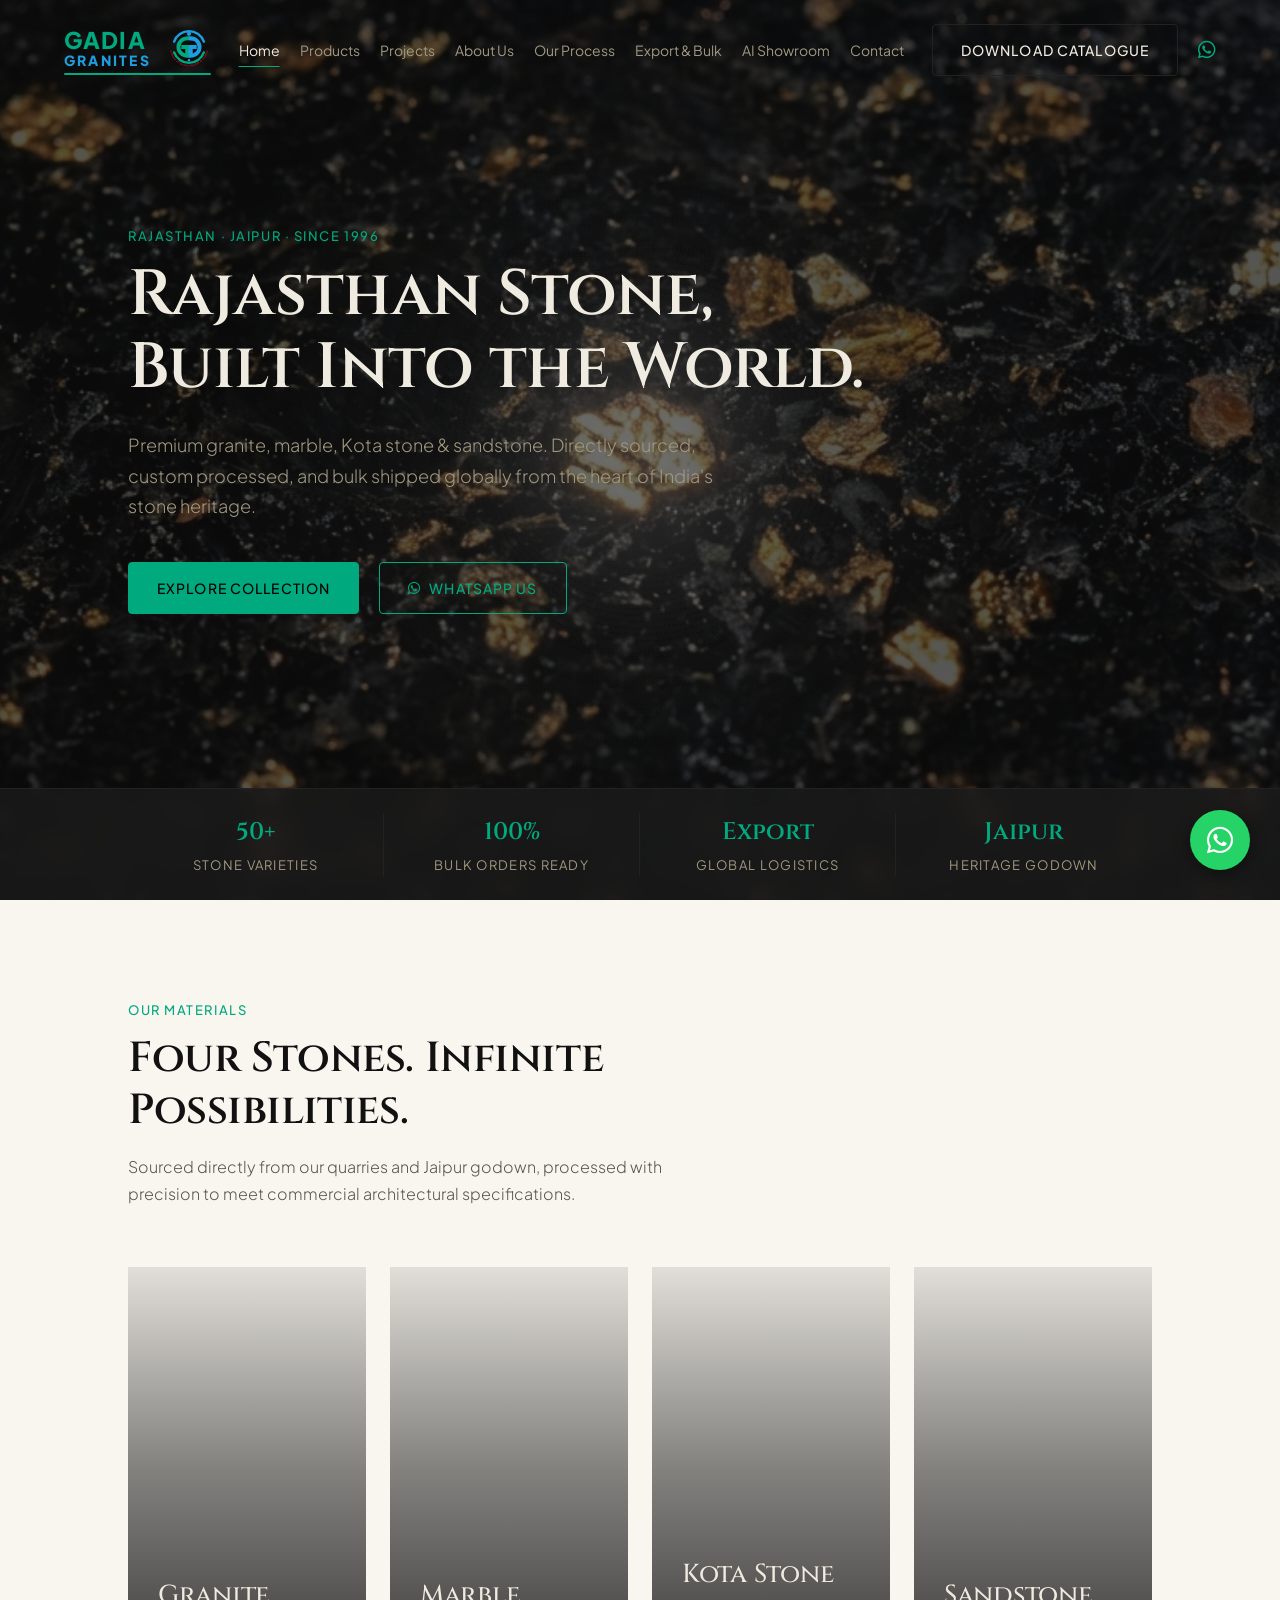
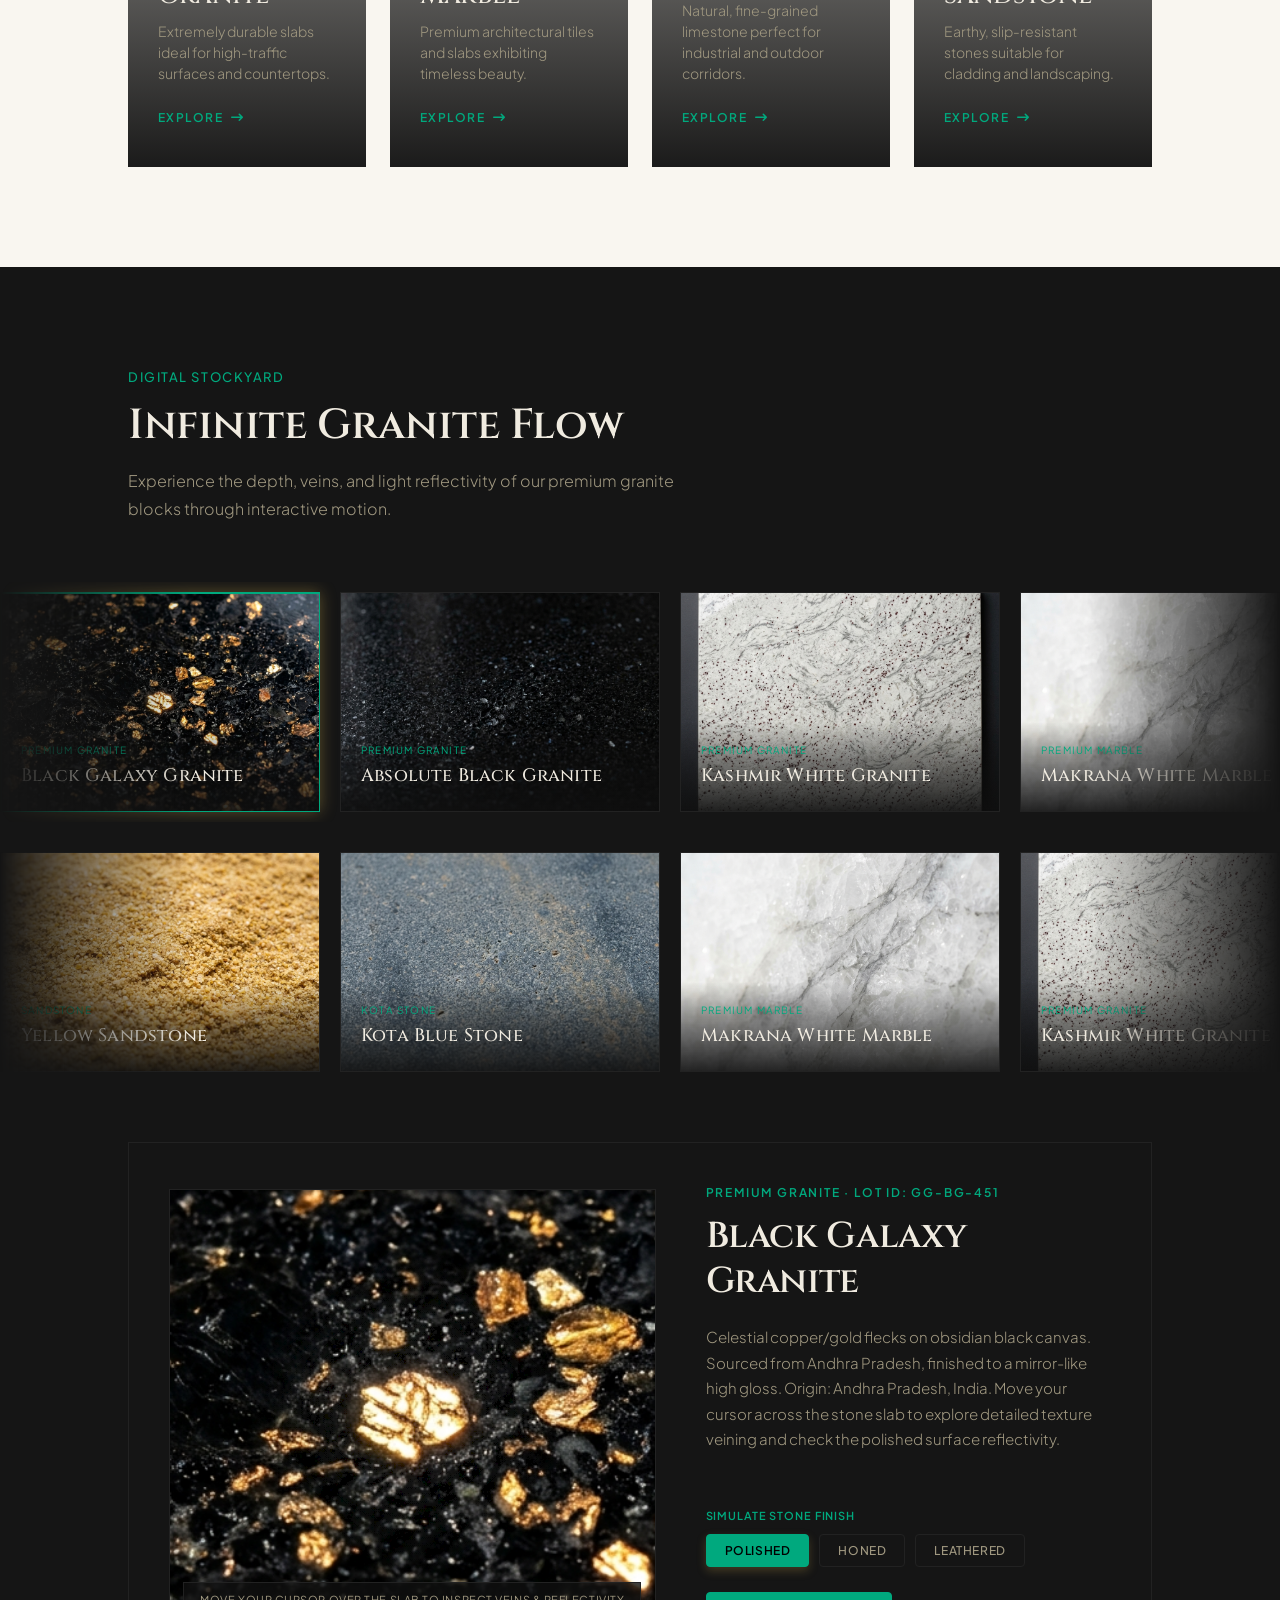
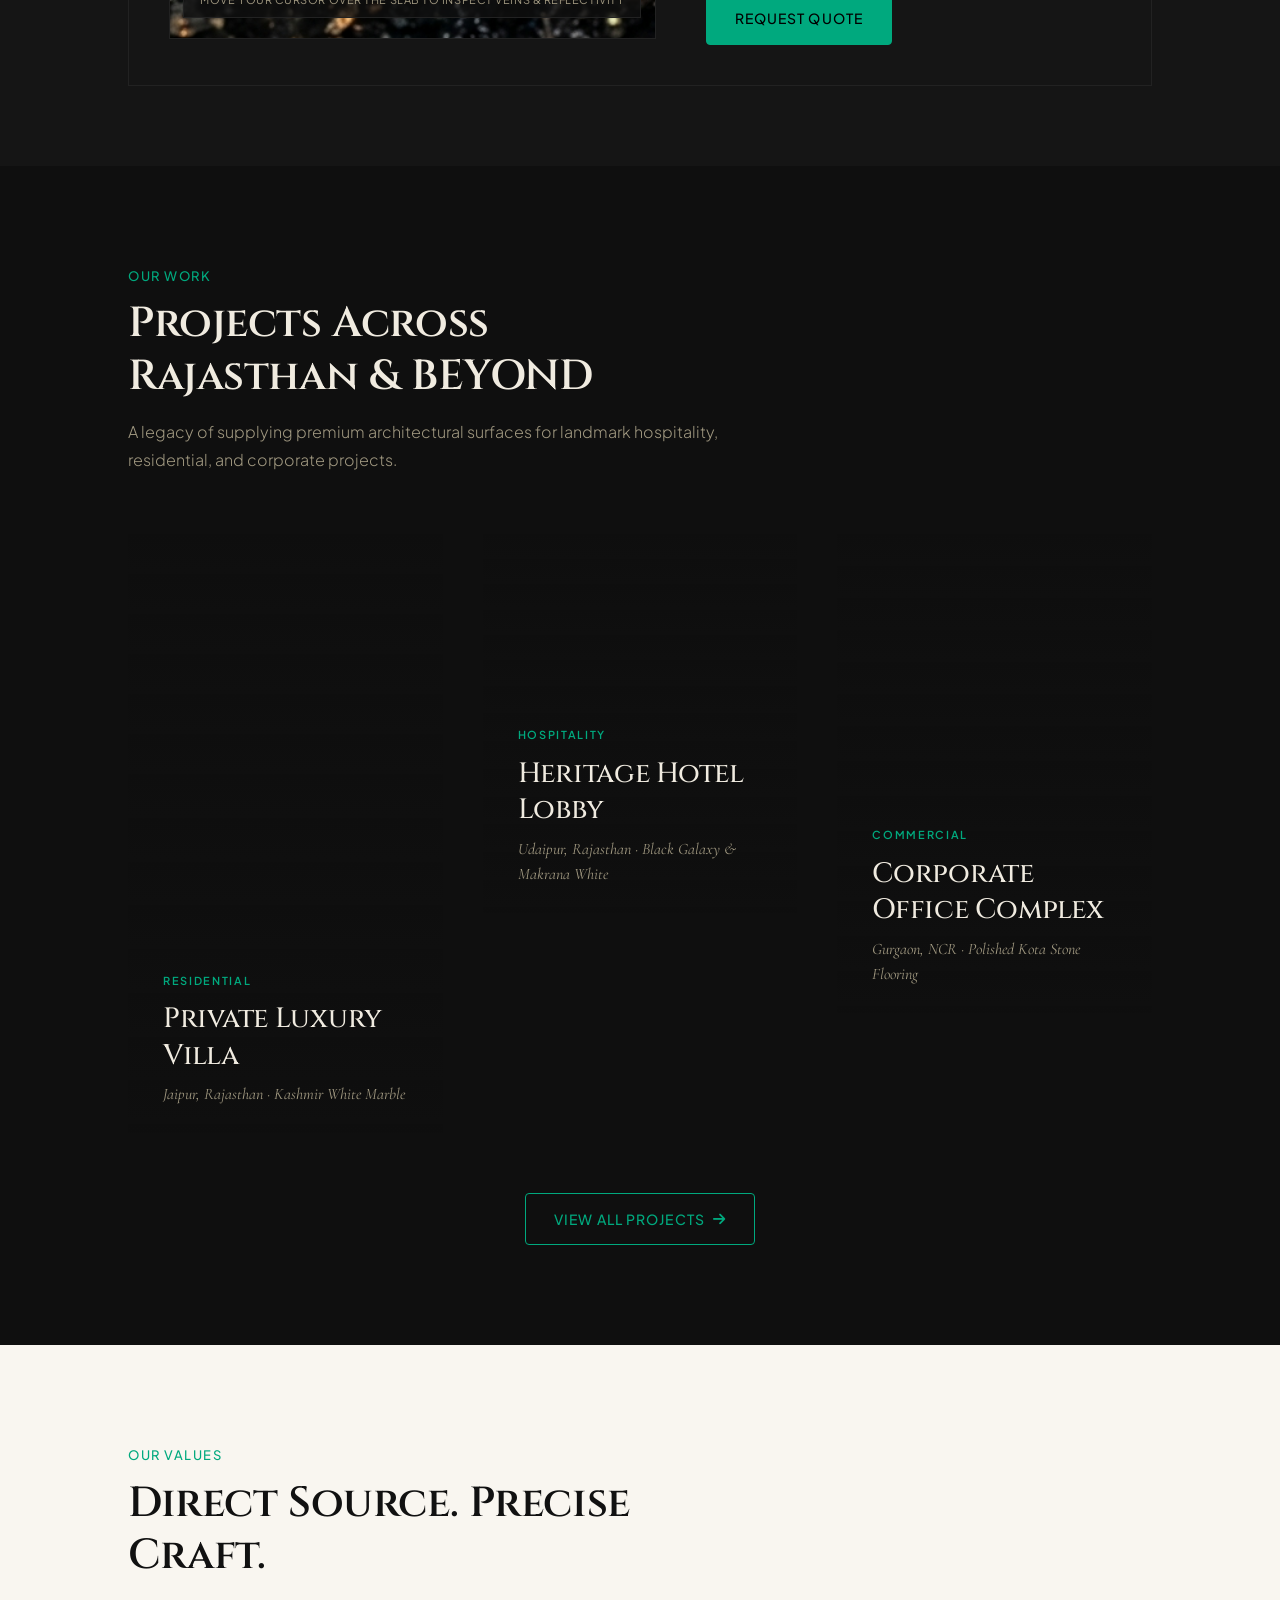
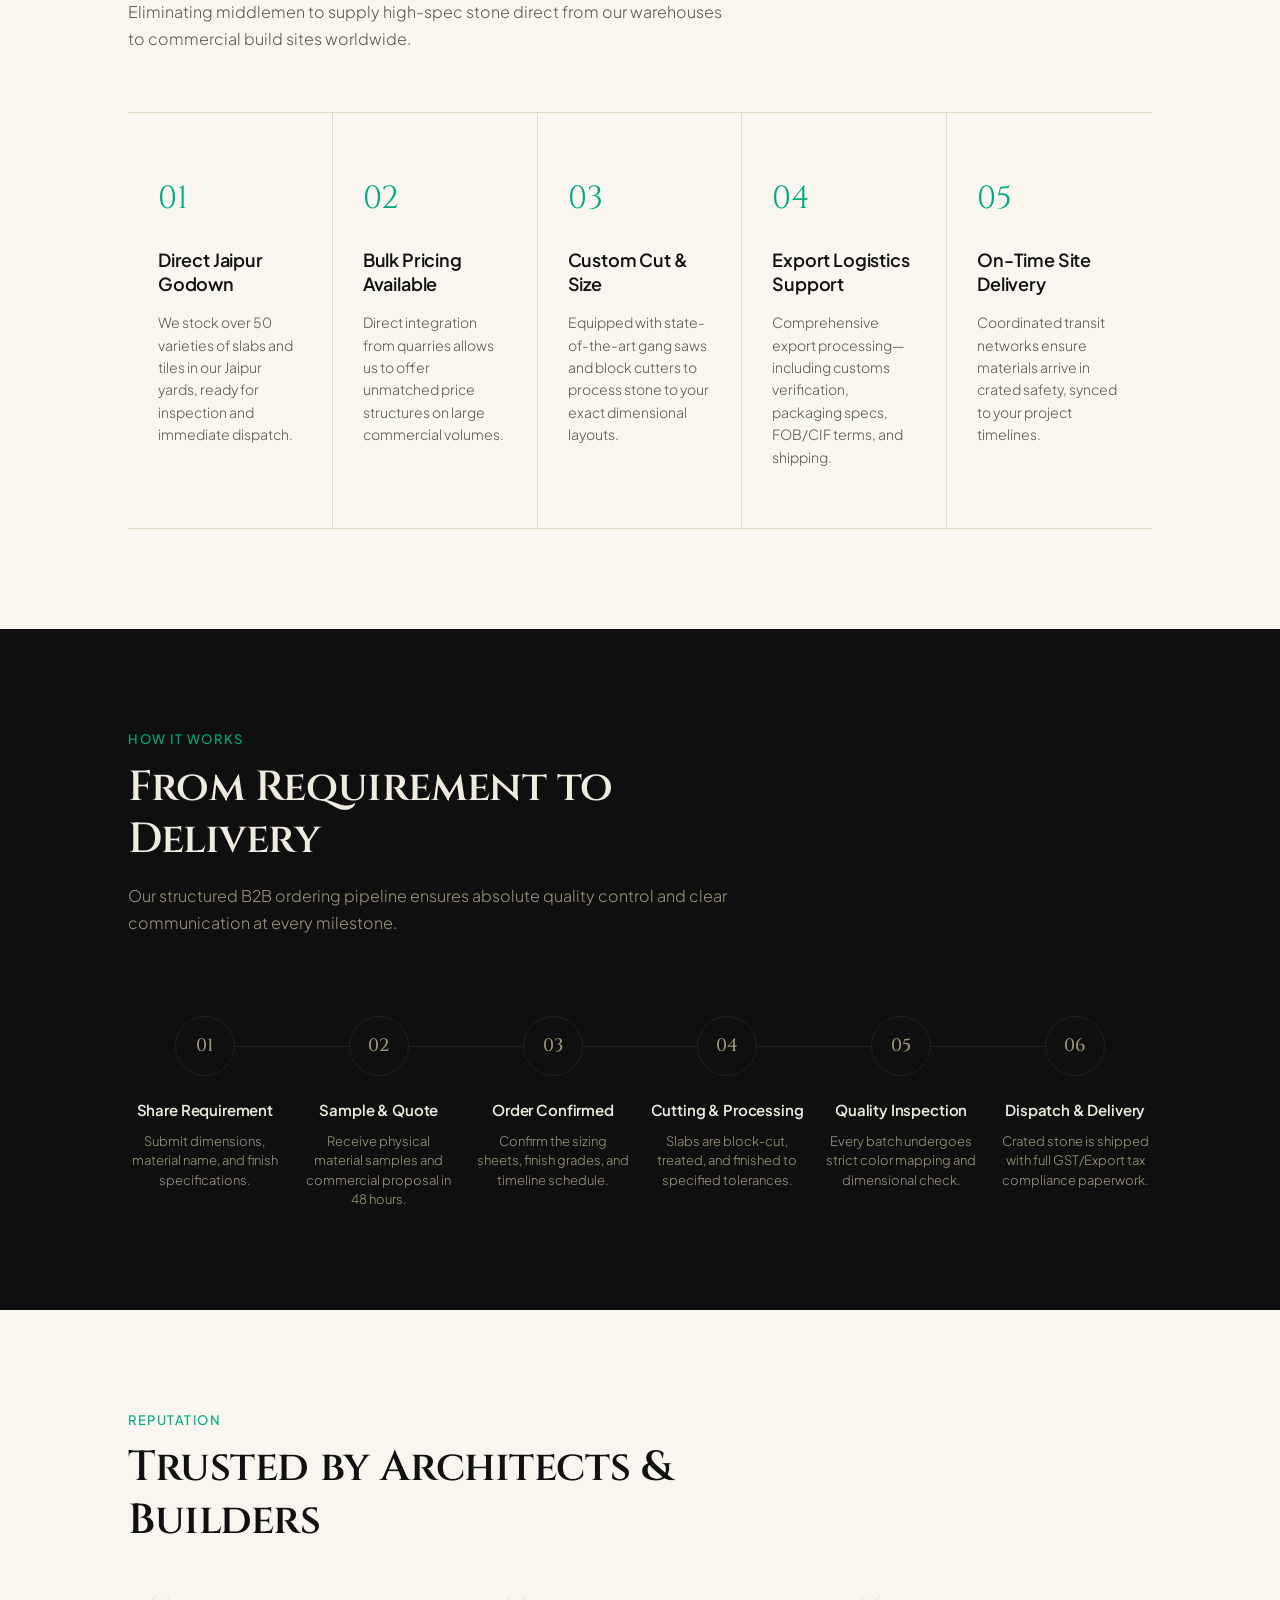
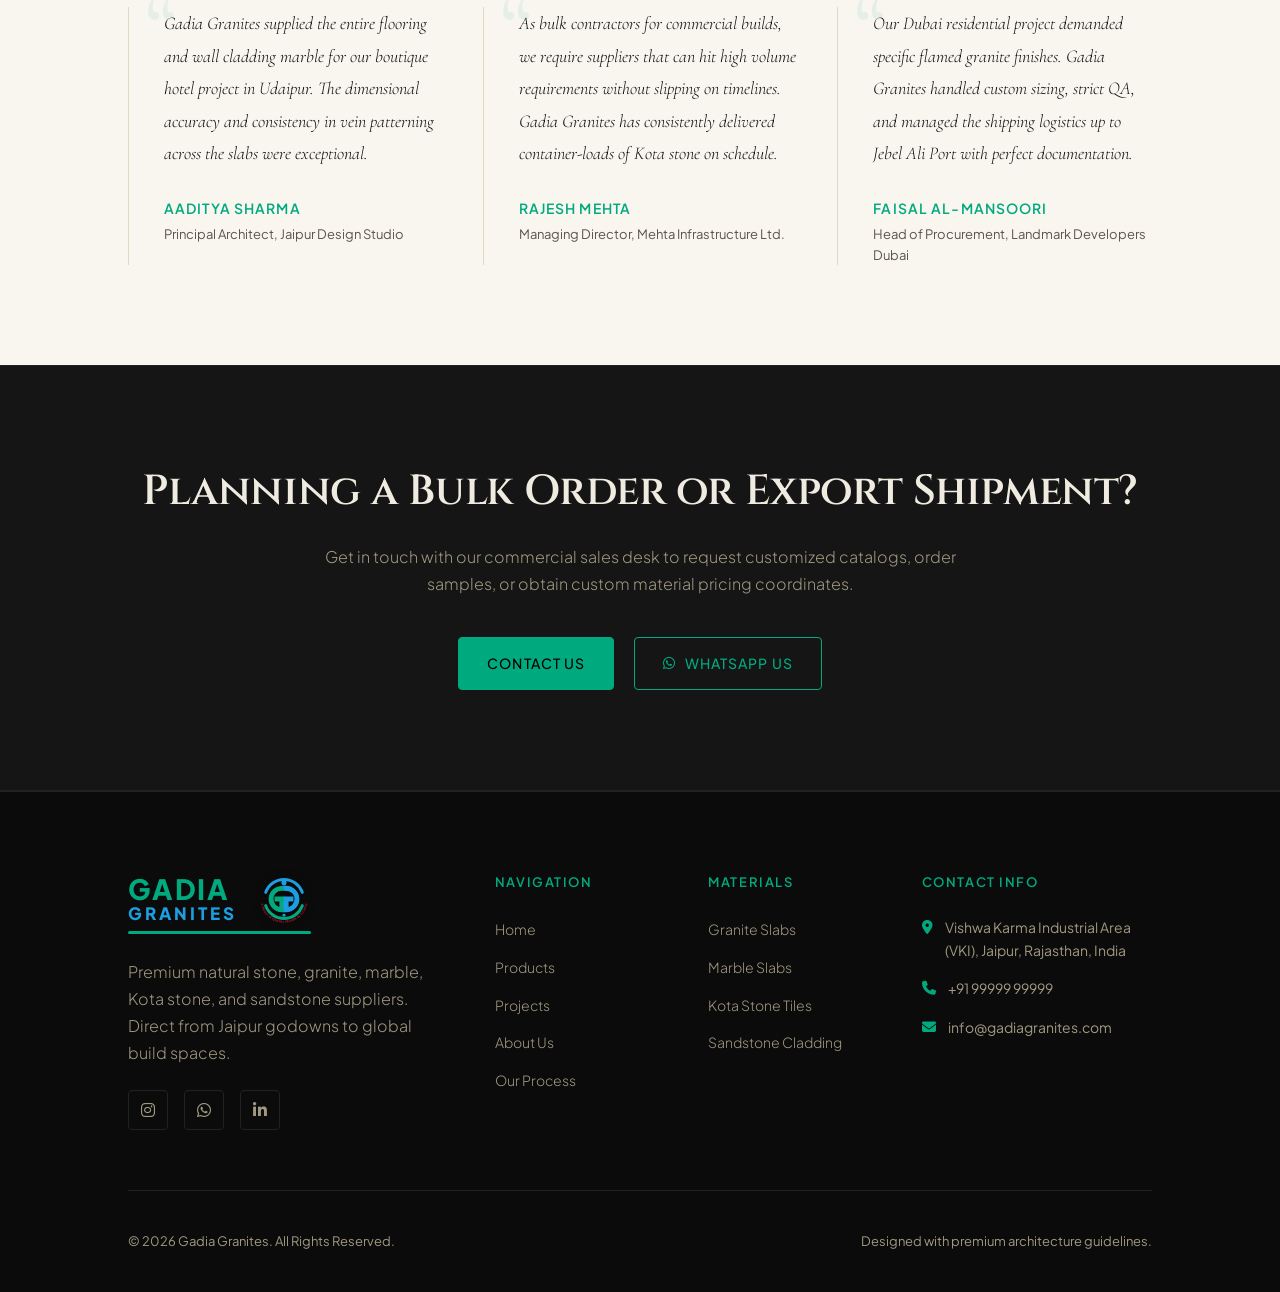
<file: index.html>
<!DOCTYPE html>
<html lang="en">
<head>
  <meta charset="UTF-8">
  <meta name="viewport" content="width=device-width, initial-scale=1.0">
  <!-- Deployed via Vercel GitHub integration -->
  
  <!-- SEO Meta Tags -->
  <title>Gadia Granites | Premium Natural Stone & Granite Supplier, Jaipur</title>
  <meta name="description" content="Family-owned natural stone and granite supplier in Jaipur, Rajasthan. Supplying high-quality Granite, Marble, Kota Stone, and Sandstone slabs and tiles. B2B, retail, and export-ready.">
  <meta name="keywords" content="Gadia Granites, Granite Supplier Jaipur, Rajasthan Marble, Kota Stone Export, Sandstone Jaipur, Stone Supplier India, B2B Stone Supply">
  
  <!-- FontAwesome for Premium Icons -->
  <link rel="stylesheet" href="https://cdnjs.cloudflare.com/ajax/libs/font-awesome/6.4.0/css/all.min.css">
  
  <!-- Custom Stylesheet -->
  <link rel="stylesheet" href="css/style-v2.css?v=6">
</head>
<body>

  <!-- ==========================================================================
     HEADER / NAVBAR
     ========================================================================== -->
  <header class="header" id="main-header">
    <a href="index.html" class="logo-wrapper">
        <div class="logo-brand-names">
          <span class="logo-gadia">GADIA</span>
          <span class="logo-granites">GRANITES</span>
        </div>
        <img src="images/gadia-emblem.svg" alt="Gadia Granites Logo" class="logo-icon">
      </a>
    
    <nav class="nav-container">
      <ul class="nav-menu">
        <li><a href="index.html" class="nav-link active">Home</a></li>
        <li><a href="products.html" class="nav-link">Products</a></li>
        <li><a href="projects.html" class="nav-link">Projects</a></li>
        <li><a href="about.html" class="nav-link">About Us</a></li>
        <li><a href="process.html" class="nav-link">Our Process</a></li>
        <li><a href="export.html" class="nav-link">Export & Bulk</a></li>
        <li><a href="consultant.html" class="nav-link">AI Showroom</a></li>
        <li><a href="contact.html" class="nav-link">Contact</a></li>
      </ul>
    </nav>
    
    <div class="header-actions">
      <a href="assets/catalogue.pdf" download class="btn btn-ghost" id="nav-catalogue-btn">Download Catalogue</a>
      <a href="https://wa.me/919999999999?text=Hi,%20I%20have%20an%20enquiry%20about%20your%20stone%20products." target="_blank" class="whatsapp-header-btn" title="Chat on WhatsApp" id="nav-whatsapp-btn">
        <i class="fa-brands fa-whatsapp"></i>
      </a>
      <button class="mobile-nav-toggle" aria-label="Toggle menu" id="mobile-toggle-btn">
        <span></span>
        <span></span>
        <span></span>
      </button>
    </div>
  </header>

  <!-- Mobile Overlay Navigation -->
  <div class="mobile-nav-overlay" id="mobile-menu">
    <ul class="nav-menu">
      <li><a href="index.html" class="nav-link">Home</a></li>
      <li><a href="products.html" class="nav-link">Products</a></li>
      <li><a href="projects.html" class="nav-link">Projects</a></li>
      <li><a href="about.html" class="nav-link">About Us</a></li>
      <li><a href="process.html" class="nav-link">Our Process</a></li>
      <li><a href="export.html" class="nav-link">Export & Bulk</a></li>
      <li><a href="consultant.html" class="nav-link">AI Showroom</a></li>
      <li><a href="contact.html" class="nav-link">Contact</a></li>
      <li style="margin-top: 20px;">
        <a href="assets/catalogue.pdf" download class="btn btn-primary" style="width: auto;">Download Catalogue</a>
      </li>
    </ul>
  </div>

  <!-- ==========================================================================
     SECTION A - HERO
     ========================================================================== -->
  <section class="hero" id="hero-section">
    <div class="hero-texture-panning" id="hero-texture-pan-bg"></div>
    <div class="hero-shine-overlay" id="hero-shine-overlay-bg"></div>
    <div class="hero-content reveal">
      <span class="eyebrow">RAJASTHAN · JAIPUR · SINCE 1996</span>
      <h1>Rajasthan Stone,
      Built Into the World.</h1>
      <p>Premium granite, marble, Kota stone & sandstone. Directly sourced, custom processed, and bulk shipped globally from the heart of India's stone heritage.</p>
      <div class="hero-actions">
        <a href="products.html" class="btn btn-primary" id="hero-explore-btn">Explore Collection</a>
        <a href="https://wa.me/919999999999?text=Hi,%20I%20have%20an%20enquiry%20about%20your%20stone%20products." target="_blank" class="btn btn-secondary" id="hero-whatsapp-btn">
          <i class="fa-brands fa-whatsapp" style="margin-right: 8px;"></i>WhatsApp Us
        </a>
      </div>
    </div>
    
    <div class="hero-stats reveal reveal-delay-2">
      <div class="stat-item">
        <div class="stat-number">50+</div>
        <div class="stat-label">Stone Varieties</div>
      </div>
      <div class="stat-item">
        <div class="stat-number">100%</div>
        <div class="stat-label">Bulk Orders Ready</div>
      </div>
      <div class="stat-item">
        <div class="stat-number">Export</div>
        <div class="stat-label">Global Logistics</div>
      </div>
      <div class="stat-item">
        <div class="stat-number">Jaipur</div>
        <div class="stat-label">Heritage Godown</div>
      </div>
    </div>
  </section>

  <!-- ==========================================================================
     SECTION B - MATERIAL CATEGORIES
     ========================================================================== -->
  <section class="section light-theme" id="materials-section">
    <div class="section-header reveal">
      <span class="eyebrow">OUR MATERIALS</span>
      <h2>Four Stones. Infinite Possibilities.</h2>
      <p style="margin-top: 15px;">Sourced directly from our quarries and Jaipur godown, processed with precision to meet commercial architectural specifications.</p>
    </div>
    
    <div class="materials-grid">
      <!-- Granite -->
      <div class="material-card reveal reveal-delay-1" onclick="window.location.href='products.html?material=Granite'">
        <div class="material-card-bg" style="background-image: url('https://images.unsplash.com/photo-1603126857599-f6e157fa2fe6?auto=format&fit=crop&w=800&q=80');"></div>
        <h3>Granite</h3>
        <p>Extremely durable slabs ideal for high-traffic surfaces and countertops.</p>
        <span class="explore-link">Explore <i class="fa-solid fa-arrow-right-long"></i></span>
      </div>
      
      <!-- Marble -->
      <div class="material-card reveal reveal-delay-2" onclick="window.location.href='products.html?material=Marble'">
        <div class="material-card-bg" style="background-image: url('https://images.unsplash.com/photo-1618219908412-a29a1bb7b86e?auto=format&fit=crop&w=800&q=80');"></div>
        <h3>Marble</h3>
        <p>Premium architectural tiles and slabs exhibiting timeless beauty.</p>
        <span class="explore-link">Explore <i class="fa-solid fa-arrow-right-long"></i></span>
      </div>
      
      <!-- Kota Stone -->
      <div class="material-card reveal reveal-delay-3" onclick="window.location.href='products.html?material=Kota%20Stone'">
        <div class="material-card-bg" style="background-image: url('https://images.unsplash.com/photo-1533090161767-e6ffed986c88?auto=format&fit=crop&w=800&q=80');"></div>
        <h3>Kota Stone</h3>
        <p>Natural, fine-grained limestone perfect for industrial and outdoor corridors.</p>
        <span class="explore-link">Explore <i class="fa-solid fa-arrow-right-long"></i></span>
      </div>
      
      <!-- Sandstone -->
      <div class="material-card reveal reveal-delay-4" onclick="window.location.href='products.html?material=Sandstone'">
        <div class="material-card-bg" style="background-image: url('https://images.unsplash.com/photo-1505691938895-1758d7feb511?auto=format&fit=crop&w=800&q=80');"></div>
        <h3>Sandstone</h3>
        <p>Earthy, slip-resistant stones suitable for cladding and landscaping.</p>
        <span class="explore-link">Explore <i class="fa-solid fa-arrow-right-long"></i></span>
      </div>
    </div>
  </section>

  <!-- ==========================================================================
     NEW SECTION - INTERACTIVE GRANITE MOTION GALLERY
     ========================================================================== -->
  <section class="section" id="granite-motion-section" style="background-color: var(--color-surface); overflow: hidden; padding-bottom: 80px;">
    <div class="section-header reveal">
      <span class="eyebrow">DIGITAL STOCKYARD</span>
      <h2>Infinite Granite Flow</h2>
      <p style="margin-top: 15px;">Experience the depth, veins, and light reflectivity of our premium granite blocks through interactive motion.</p>
    </div>

    <!-- Scrolling Marquee of Granite Slabs (Row 1) -->
    <div class="granite-marquee-wrapper reveal">
      <div class="granite-marquee-track" id="marquee-track-1">
        <!-- Populated dynamically via granite-motion.js -->
      </div>
    </div>

    <!-- Scrolling Marquee of Granite Slabs (Row 2 - Reverse) -->
    <div class="granite-marquee-wrapper reveal" style="margin-top: 20px;">
      <div class="granite-marquee-track reverse" id="marquee-track-2">
        <!-- Populated dynamically via granite-motion.js -->
      </div>
    </div>

    <!-- Interactive Slab Detail Viewer Container -->
    <div class="interactive-viewer-container reveal" id="interactive-viewer-block" style="margin-top: 60px; display: none;">
      <div class="viewer-layout">
        <div class="viewer-image-frame" id="interactive-image-frame">
          <div class="viewer-texture-panning" id="interactive-texture-pan"></div>
          <div class="viewer-shine-overlay" id="interactive-shine-overlay"></div>
          <div class="viewer-instruction">Move your cursor over the slab to inspect veins & reflectivity</div>
        </div>
        <div class="viewer-info">
          <span class="viewer-subtitle" id="viewer-stone-material">Premium Granite</span>
          <h3 id="viewer-stone-name">Select a slab above</h3>
          <p id="viewer-stone-desc">Hover and drag to pan across the slab face. Experience the high-gloss shine simulation responding to your movements.</p>
          
          <!-- Finish Simulator Selection -->
          <div class="finish-simulator-container" style="margin-top: 25px; display: flex; flex-direction: column; gap: 10px;">
            <span class="finish-label" style="font-family: var(--font-body); font-size: 11px; font-weight: 600; text-transform: uppercase; color: var(--color-accent); letter-spacing: 0.08em;">Simulate Stone Finish</span>
            <div class="finish-selector" id="viewer-finish-selector" style="display: flex; gap: 10px;">
              <button class="finish-btn active" data-finish="polished">Polished</button>
              <button class="finish-btn" data-finish="honed">Honed</button>
              <button class="finish-btn" data-finish="leathered">Leathered</button>
            </div>
          </div>

          <div class="viewer-actions" style="margin-top: 25px;">
            <a href="#" class="btn btn-primary" id="viewer-cta-link">Request Quote</a>
          </div>
        </div>
      </div>
    </div>
  </section>

  <!-- ==========================================================================
     SECTION C - FEATURED PROJECTS
     ========================================================================== -->
  <section class="section" id="projects-section">
    <div class="section-header reveal">
      <span class="eyebrow">OUR WORK</span>
      <h2>Projects Across Rajasthan & BEYOND</h2>
      <p style="margin-top: 15px;">A legacy of supplying premium architectural surfaces for landmark hospitality, residential, and corporate projects.</p>
    </div>
    
    <div class="projects-grid">
      <!-- Project 1 -->
      <div class="project-card h-tall reveal reveal-delay-1" onclick="window.location.href='projects.html'">
        <div class="project-card-bg" style="background-image: url('https://images.unsplash.com/photo-1600585154340-be6161a56a0c?auto=format&fit=crop&w=800&q=80');"></div>
        <div class="project-info">
          <span class="project-tag">Residential</span>
          <h3>Private Luxury Villa</h3>
          <div class="project-meta">Jaipur, Rajasthan · Kashmir White Marble</div>
        </div>
      </div>
      
      <!-- Project 2 -->
      <div class="project-card h-short reveal reveal-delay-2" onclick="window.location.href='projects.html'">
        <div class="project-card-bg" style="background-image: url('https://images.unsplash.com/photo-1582719478250-c89cae4dc85b?auto=format&fit=crop&w=800&q=80');"></div>
        <div class="project-info">
          <span class="project-tag">Hospitality</span>
          <h3>Heritage Hotel Lobby</h3>
          <div class="project-meta">Udaipur, Rajasthan · Black Galaxy & Makrana White</div>
        </div>
      </div>
      
      <!-- Project 3 -->
      <div class="project-card h-medium reveal reveal-delay-3" onclick="window.location.href='projects.html'">
        <div class="project-card-bg" style="background-image: url('https://images.unsplash.com/photo-1486406146926-c627a92ad1ab?auto=format&fit=crop&w=800&q=80');"></div>
        <div class="project-info">
          <span class="project-tag">Commercial</span>
          <h3>Corporate Office Complex</h3>
          <div class="project-meta">Gurgaon, NCR · Polished Kota Stone Flooring</div>
        </div>
      </div>
    </div>
    
    <div class="projects-cta-container reveal">
      <a href="projects.html" class="btn btn-secondary" id="view-all-projects-btn">View All Projects <i class="fa-solid fa-arrow-right" style="margin-left: 8px;"></i></a>
    </div>
  </section>

  <!-- ==========================================================================
     SECTION D - WHY CHOOSE US
     ========================================================================== -->
  <section class="section light-theme" id="why-us-section">
    <div class="section-header reveal">
      <span class="eyebrow">OUR VALUES</span>
      <h2>Direct Source. Precise Craft.</h2>
      <p style="margin-top: 15px;">Eliminating middlemen to supply high-spec stone direct from our warehouses to commercial build sites worldwide.</p>
    </div>
    
    <div class="why-us-grid">
      <!-- Point 1 -->
      <div class="why-us-card reveal reveal-delay-1">
        <div class="why-us-icon">01</div>
        <h3>Direct Jaipur Godown</h3>
        <p>We stock over 50 varieties of slabs and tiles in our Jaipur yards, ready for inspection and immediate dispatch.</p>
      </div>
      
      <!-- Point 2 -->
      <div class="why-us-card reveal reveal-delay-2">
        <div class="why-us-icon">02</div>
        <h3>Bulk Pricing Available</h3>
        <p>Direct integration from quarries allows us to offer unmatched price structures on large commercial volumes.</p>
      </div>
      
      <!-- Point 3 -->
      <div class="why-us-card reveal reveal-delay-3">
        <div class="why-us-icon">03</div>
        <h3>Custom Cut & Size</h3>
        <p>Equipped with state-of-the-art gang saws and block cutters to process stone to your exact dimensional layouts.</p>
      </div>
      
      <!-- Point 4 -->
      <div class="why-us-card reveal reveal-delay-4">
        <div class="why-us-icon">04</div>
        <h3>Export Logistics Support</h3>
        <p>Comprehensive export processing—including customs verification, packaging specs, FOB/CIF terms, and shipping.</p>
      </div>
      
      <!-- Point 5 -->
      <div class="why-us-card reveal reveal-delay-5">
        <div class="why-us-icon">05</div>
        <h3>On-Time Site Delivery</h3>
        <p>Coordinated transit networks ensure materials arrive in crated safety, synced to your project timelines.</p>
      </div>
    </div>
  </section>

  <!-- ==========================================================================
     SECTION E - ORDERING PROCESS
     ========================================================================== -->
  <section class="section" id="process-section">
    <div class="section-header reveal">
      <span class="eyebrow">HOW IT WORKS</span>
      <h2>From Requirement to Delivery</h2>
      <p style="margin-top: 15px;">Our structured B2B ordering pipeline ensures absolute quality control and clear communication at every milestone.</p>
    </div>
    
    <div class="process-timeline reveal">
      <!-- Step 1 -->
      <div class="process-step">
        <div class="step-number">01</div>
        <h3>Share Requirement</h3>
        <p>Submit dimensions, material name, and finish specifications.</p>
      </div>
      
      <!-- Step 2 -->
      <div class="process-step">
        <div class="step-number">02</div>
        <h3>Sample & Quote</h3>
        <p>Receive physical material samples and commercial proposal in 48 hours.</p>
      </div>
      
      <!-- Step 3 -->
      <div class="process-step">
        <div class="step-number">03</div>
        <h3>Order Confirmed</h3>
        <p>Confirm the sizing sheets, finish grades, and timeline schedule.</p>
      </div>
      
      <!-- Step 4 -->
      <div class="process-step">
        <div class="step-number">04</div>
        <h3>Cutting & Processing</h3>
        <p>Slabs are block-cut, treated, and finished to specified tolerances.</p>
      </div>
      
      <!-- Step 5 -->
      <div class="process-step">
        <div class="step-number">05</div>
        <h3>Quality Inspection</h3>
        <p>Every batch undergoes strict color mapping and dimensional check.</p>
      </div>
      
      <!-- Step 6 -->
      <div class="process-step">
        <div class="step-number">06</div>
        <h3>Dispatch & Delivery</h3>
        <p>Crated stone is shipped with full GST/Export tax compliance paperwork.</p>
      </div>
    </div>
  </section>

  <!-- ==========================================================================
     SECTION F - TESTIMONIALS
     ========================================================================== -->
  <section class="section light-theme" id="testimonials-section">
    <div class="section-header reveal">
      <span class="eyebrow">REPUTATION</span>
      <h2>Trusted by Architects & Builders</h2>
    </div>
    
    <div class="testimonials-grid">
      <!-- Testimonial 1 -->
      <div class="testimonial-card reveal reveal-delay-1">
        <div class="testimonial-quote-icon">“</div>
        <div class="testimonial-text">
          Gadia Granites supplied the entire flooring and wall cladding marble for our boutique hotel project in Udaipur. The dimensional accuracy and consistency in vein patterning across the slabs were exceptional.
        </div>
        <div class="testimonial-meta">
          <div class="testimonial-name">Aaditya Sharma</div>
          <div class="testimonial-role">Principal Architect, Jaipur Design Studio</div>
        </div>
      </div>
      
      <!-- Testimonial 2 -->
      <div class="testimonial-card reveal reveal-delay-2">
        <div class="testimonial-quote-icon">“</div>
        <div class="testimonial-text">
          As bulk contractors for commercial builds, we require suppliers that can hit high volume requirements without slipping on timelines. Gadia Granites has consistently delivered container-loads of Kota stone on schedule.
        </div>
        <div class="testimonial-meta">
          <div class="testimonial-name">Rajesh Mehta</div>
          <div class="testimonial-role">Managing Director, Mehta Infrastructure Ltd.</div>
        </div>
      </div>
      
      <!-- Testimonial 3 -->
      <div class="testimonial-card reveal reveal-delay-3">
        <div class="testimonial-quote-icon">“</div>
        <div class="testimonial-text">
          Our Dubai residential project demanded specific flamed granite finishes. Gadia Granites handled custom sizing, strict QA, and managed the shipping logistics up to Jebel Ali Port with perfect documentation.
        </div>
        <div class="testimonial-meta">
          <div class="testimonial-name">Faisal Al-Mansoori</div>
          <div class="testimonial-role">Head of Procurement, Landmark Developers Dubai</div>
        </div>
      </div>
    </div>
  </section>

  <!-- ==========================================================================
     SECTION G - CTA BANNER
     ========================================================================== -->
  <section class="cta-banner reveal" id="cta-banner-section">
    <h2>Planning a Bulk Order or Export Shipment?</h2>
    <p>Get in touch with our commercial sales desk to request customized catalogs, order samples, or obtain custom material pricing coordinates.</p>
    <div class="hero-actions">
      <a href="contact.html" class="btn btn-primary" id="cta-call-btn">Contact Us</a>
      <a href="https://wa.me/919999999999?text=Hi,%20I%20have%20an%20enquiry%20about%20your%20stone%20products." target="_blank" class="btn btn-secondary" id="cta-whatsapp-btn">
        <i class="fa-brands fa-whatsapp" style="margin-right: 8px;"></i>WhatsApp Us
      </a>
    </div>
  </section>

  <!-- ==========================================================================
     FOOTER
     ========================================================================== -->
  <footer class="footer" id="main-footer">
    <div class="footer-grid">
      <div class="footer-about">
        <a href="index.html" class="logo-wrapper">
            <div class="logo-brand-names">
              <span class="logo-gadia">GADIA</span>
              <span class="logo-granites">GRANITES</span>
            </div>
            <img src="images/gadia-emblem.svg" alt="Gadia Granites Logo" class="logo-icon">
          </a>
        <p>Premium natural stone, granite, marble, Kota stone, and sandstone suppliers. Direct from Jaipur godowns to global build spaces.</p>
        <div class="social-links">
          <a href="#" class="social-link" aria-label="Instagram"><i class="fa-brands fa-instagram"></i></a>
          <a href="https://wa.me/919999999999" target="_blank" class="social-link" aria-label="WhatsApp"><i class="fa-brands fa-whatsapp"></i></a>
          <a href="#" class="social-link" aria-label="LinkedIn"><i class="fa-brands fa-linkedin-in"></i></a>
        </div>
      </div>
      
      <div class="footer-col">
        <h4>Navigation</h4>
        <ul class="footer-links">
          <li><a href="index.html">Home</a></li>
          <li><a href="products.html">Products</a></li>
          <li><a href="projects.html">Projects</a></li>
          <li><a href="about.html">About Us</a></li>
          <li><a href="process.html">Our Process</a></li>
        </ul>
      </div>
      
      <div class="footer-col">
        <h4>Materials</h4>
        <ul class="footer-links">
          <li><a href="products.html?material=Granite">Granite Slabs</a></li>
          <li><a href="products.html?material=Marble">Marble Slabs</a></li>
          <li><a href="products.html?material=Kota%20Stone">Kota Stone Tiles</a></li>
          <li><a href="products.html?material=Sandstone">Sandstone Cladding</a></li>
        </ul>
      </div>
      
      <div class="footer-col">
        <h4>Contact Info</h4>
        <div class="footer-contact-info">
          <div class="footer-contact-item">
            <i class="fa-solid fa-location-dot"></i>
            <span>Vishwa Karma Industrial Area (VKI), Jaipur, Rajasthan, India</span>
          </div>
          <div class="footer-contact-item">
            <i class="fa-solid fa-phone"></i>
            <span>+91 99999 99999</span>
          </div>
          <div class="footer-contact-item">
            <i class="fa-solid fa-envelope"></i>
            <span>info@gadiagranites.com</span>
          </div>
        </div>
      </div>
    </div>
    
    <div class="footer-bottom">
      <span>© 2026 Gadia Granites. All Rights Reserved.</span>
      <span>Designed with premium architecture guidelines.</span>
    </div>
  </footer>

  <!-- ==========================================================================
     FLOATING WHATSAPP BUTTON
     ========================================================================== -->
  <a href="https://wa.me/919999999999?text=Hi,%20I%20have%20an%20enquiry%20about%20your%20stone%20products." target="_blank" class="whatsapp-float" id="whatsapp-floating-btn">
    <div class="whatsapp-float-content">
      <i class="fa-brands fa-whatsapp"></i>
      <span class="whatsapp-text">Chat with Us</span>
    </div>
  </a>

  <!-- Link Global Script -->
  <script src="js/main.js?v=3"></script>
  <script src="js/granite-motion.js?v=3"></script>
</body>
</html>
</file>
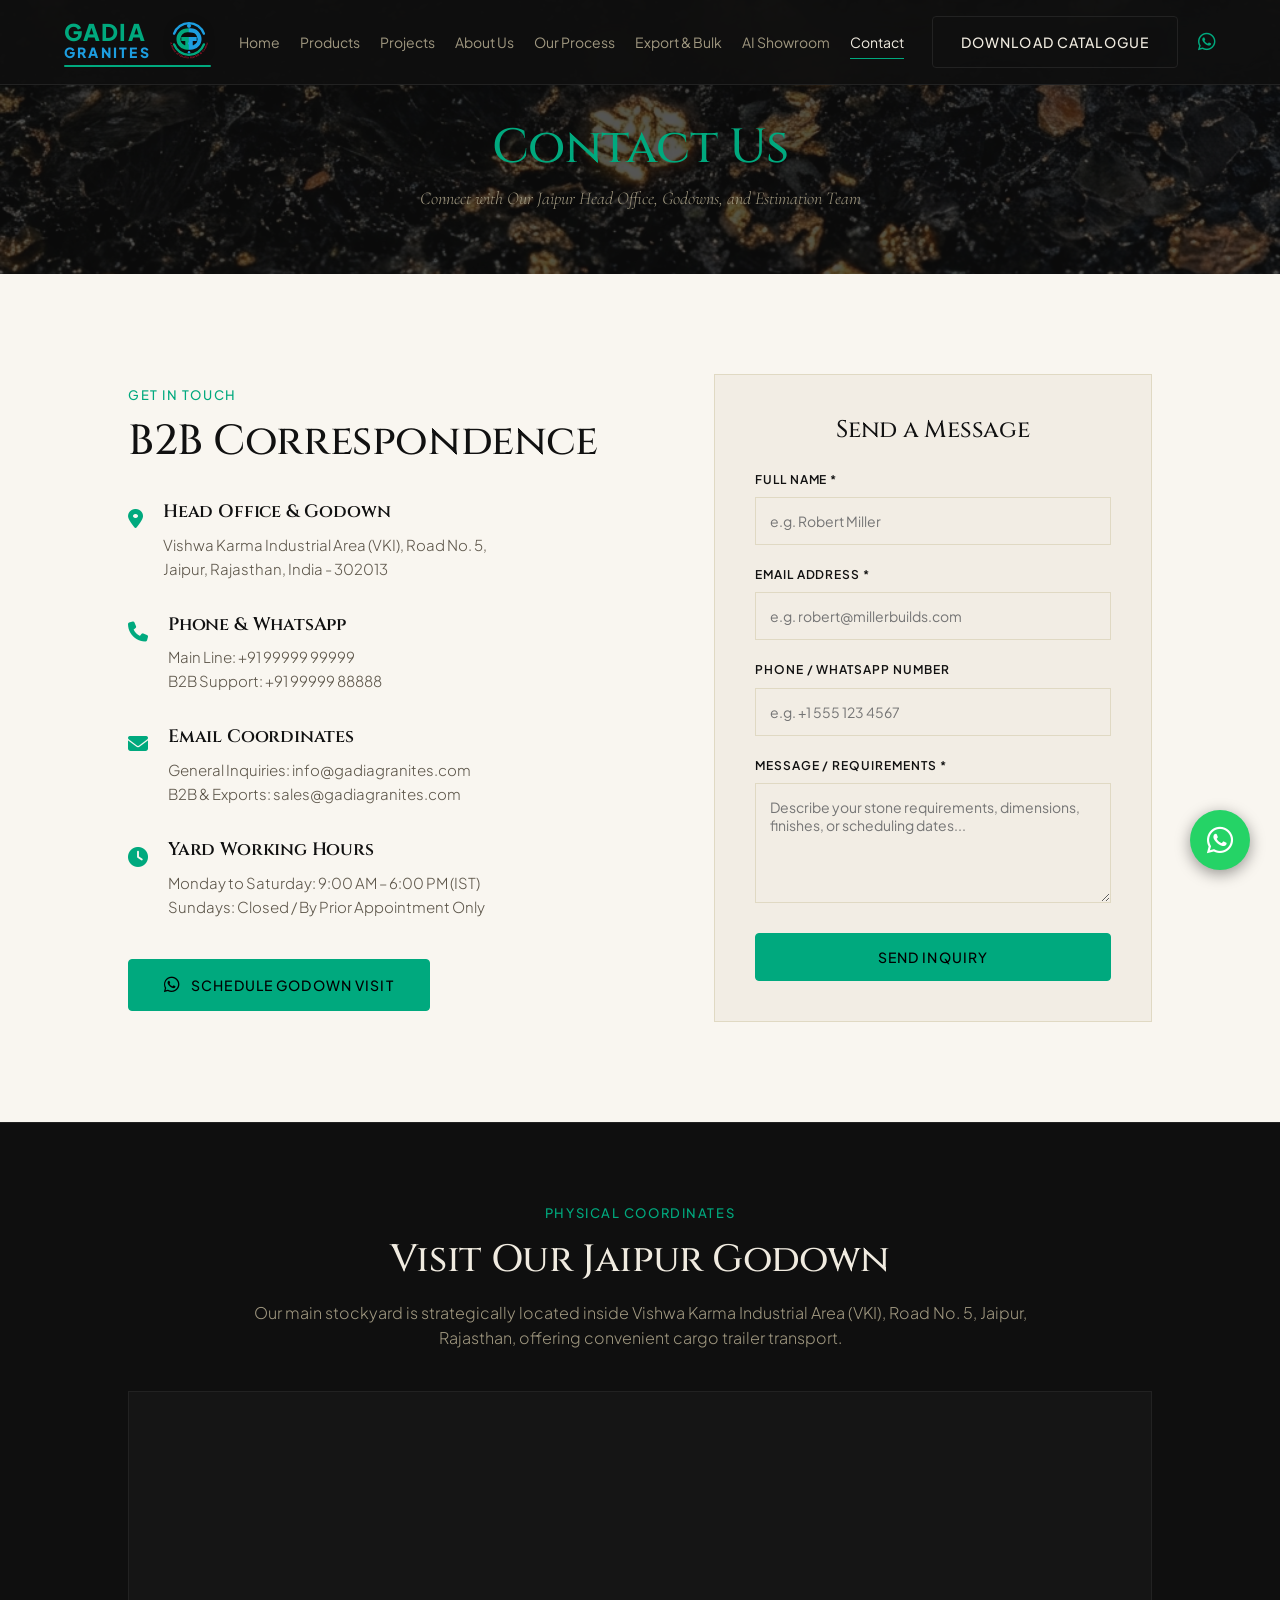
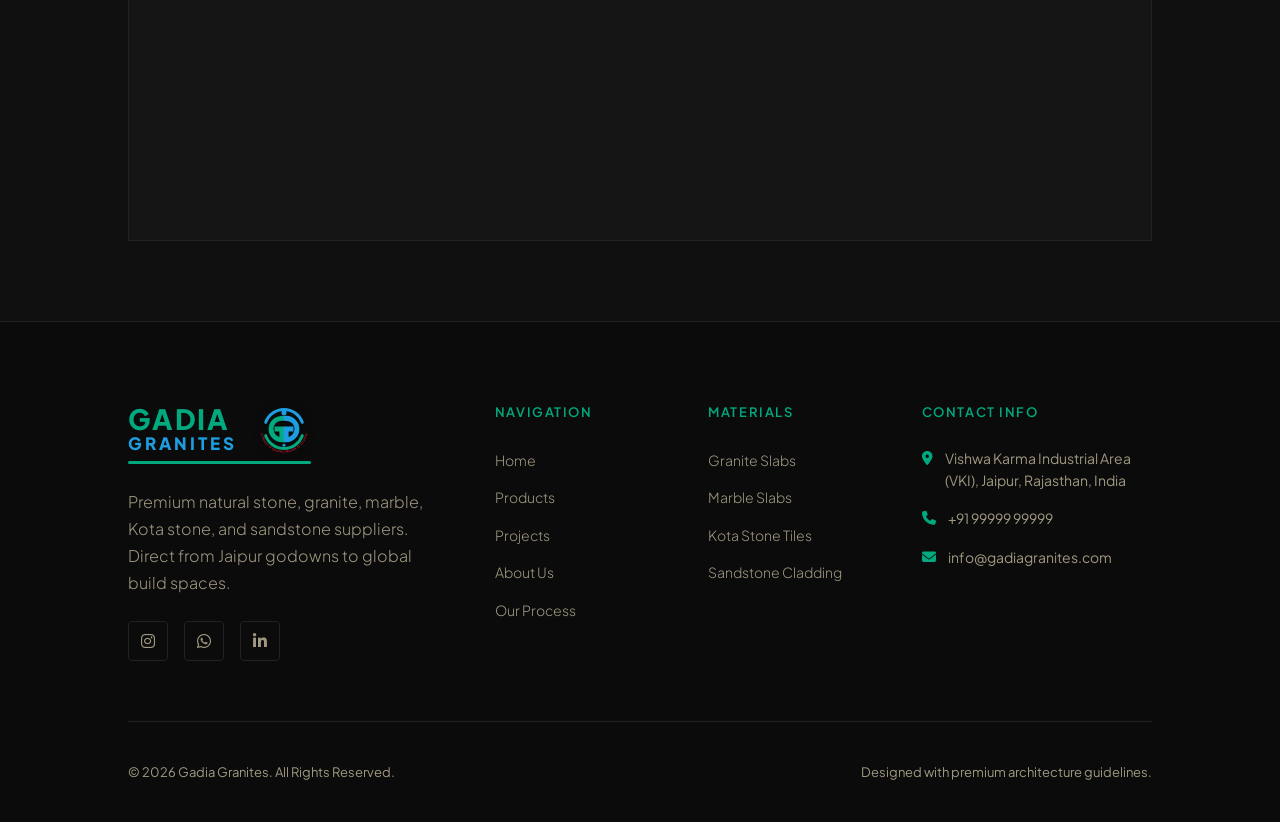
<file: contact.html>
<!DOCTYPE html>
<html lang="en">
<head>
  <meta charset="UTF-8">
  <meta name="viewport" content="width=device-width, initial-scale=1.0">
  
  <!-- SEO Meta Tags -->
  <title>Contact Our Jaipur Head Office & Godown | Gadia Granites</title>
  <meta name="description" content="Reach out to Gadia Granites in Jaipur, Rajasthan. Find our godown address, phone number, email, B2B WhatsApp coordinates, and interactive location map.">
  <meta name="keywords" content="contact stone supplier Jaipur, marble godown address Rajasthan, granite exporter contact, B2B stone inquiry Jaipur, VKI industrial area map">
  
  <!-- FontAwesome for Premium Icons -->
  <link rel="stylesheet" href="https://cdnjs.cloudflare.com/ajax/libs/font-awesome/6.4.0/css/all.min.css">
  
  <!-- Custom Stylesheet -->
  <link rel="stylesheet" href="css/style-v2.css?v=6">
</head>
<body>

  <!-- ==========================================================================
     HEADER / NAVBAR
     ========================================================================== -->
  <header class="header subpage-header" id="main-header">
    <a href="index.html" class="logo-wrapper">
        <div class="logo-brand-names">
          <span class="logo-gadia">GADIA</span>
          <span class="logo-granites">GRANITES</span>
        </div>
        <img src="images/gadia-emblem.svg" alt="Gadia Granites Logo" class="logo-icon">
      </a>
    
    <nav class="nav-container">
      <ul class="nav-menu">
        <li><a href="index.html" class="nav-link">Home</a></li>
        <li><a href="products.html" class="nav-link">Products</a></li>
        <li><a href="projects.html" class="nav-link">Projects</a></li>
        <li><a href="about.html" class="nav-link">About Us</a></li>
        <li><a href="process.html" class="nav-link">Our Process</a></li>
        <li><a href="export.html" class="nav-link">Export & Bulk</a></li>
        <li><a href="consultant.html" class="nav-link">AI Showroom</a></li>
        <li><a href="contact.html" class="nav-link active">Contact</a></li>
      </ul>
    </nav>
    
    <div class="header-actions">
      <a href="assets/catalogue.pdf" download class="btn btn-ghost" id="nav-catalogue-btn">Download Catalogue</a>
      <a href="https://wa.me/919999999999?text=Hi,%20I%20have%20an%20enquiry%20about%20your%20stone%20orders." target="_blank" class="whatsapp-header-btn" title="Chat on WhatsApp" id="nav-whatsapp-btn">
        <i class="fa-brands fa-whatsapp"></i>
      </a>
      <button class="mobile-nav-toggle" aria-label="Toggle menu" id="mobile-toggle-btn">
        <span></span>
        <span></span>
        <span></span>
      </button>
    </div>
  </header>

  <!-- Mobile Overlay Navigation -->
  <div class="mobile-nav-overlay" id="mobile-menu">
    <ul class="nav-menu">
      <li><a href="index.html" class="nav-link">Home</a></li>
      <li><a href="products.html" class="nav-link">Products</a></li>
      <li><a href="projects.html" class="nav-link">Projects</a></li>
      <li><a href="about.html" class="nav-link">About Us</a></li>
      <li><a href="process.html" class="nav-link">Our Process</a></li>
      <li><a href="export.html" class="nav-link">Export & Bulk</a></li>
      <li><a href="consultant.html" class="nav-link">AI Showroom</a></li>
      <li><a href="contact.html" class="nav-link">Contact</a></li>
      <li style="margin-top: 20px;">
        <a href="assets/catalogue.pdf" download class="btn btn-primary" style="width: auto;">Download Catalogue</a>
      </li>
    </ul>
  </div>

  <!-- ==========================================================================
     MAIN SITE BODY
     ========================================================================== -->
  <main>
    <!-- Short Hero -->
    <section class="products-hero">
      <h1>Contact Us</h1>
      <p>Connect with Our Jaipur Head Office, Godowns, and Estimation Team</p>
    </section>

    <!-- SECTION 1: Split Contact Details & Form (Cream Theme) -->
    <div class="light-theme">
      <section class="section">
        <div class="about-grid-2col">
          
          <!-- Left Column: Coordinates -->
          <div class="reveal">
            <span class="eyebrow" style="color: var(--color-accent);">Get in Touch</span>
            <h2 style="font-family: var(--font-display); font-size: 42px; font-weight: 500; color: var(--color-dark-text); margin-bottom: 30px; line-height: 1.2;">B2B Correspondence</h2>
            
            <div style="display: flex; flex-direction: column; gap: 30px;">
              
              <!-- Address -->
              <div style="display: flex; gap: 20px; align-items: flex-start;">
                <div style="font-size: 20px; color: var(--color-accent); margin-top: 4px;"><i class="fa-solid fa-location-dot"></i></div>
                <div>
                  <h4 style="font-family: var(--font-display); font-size: 18px; color: var(--color-dark-text); margin-bottom: 6px;">Head Office & Godown</h4>
                  <p style="font-size: 15px; color: var(--color-dark-secondary-text); line-height: 1.6; margin: 0;">
                    Vishwa Karma Industrial Area (VKI), Road No. 5,<br>
                    Jaipur, Rajasthan, India - 302013
                  </p>
                </div>
              </div>

              <!-- Phone & WhatsApp -->
              <div style="display: flex; gap: 20px; align-items: flex-start;">
                <div style="font-size: 20px; color: var(--color-accent); margin-top: 4px;"><i class="fa-solid fa-phone"></i></div>
                <div>
                  <h4 style="font-family: var(--font-display); font-size: 18px; color: var(--color-dark-text); margin-bottom: 6px;">Phone & WhatsApp</h4>
                  <p style="font-size: 15px; color: var(--color-dark-secondary-text); line-height: 1.6; margin: 0;">
                    Main Line: +91 99999 99999<br>
                    B2B Support: +91 99999 88888
                  </p>
                </div>
              </div>

              <!-- Email -->
              <div style="display: flex; gap: 20px; align-items: flex-start;">
                <div style="font-size: 20px; color: var(--color-accent); margin-top: 4px;"><i class="fa-solid fa-envelope"></i></div>
                <div>
                  <h4 style="font-family: var(--font-display); font-size: 18px; color: var(--color-dark-text); margin-bottom: 6px;">Email Coordinates</h4>
                  <p style="font-size: 15px; color: var(--color-dark-secondary-text); line-height: 1.6; margin: 0;">
                    General Inquiries: info@gadiagranites.com<br>
                    B2B & Exports: sales@gadiagranites.com
                  </p>
                </div>
              </div>

              <!-- Business Hours -->
              <div style="display: flex; gap: 20px; align-items: flex-start;">
                <div style="font-size: 20px; color: var(--color-accent); margin-top: 4px;"><i class="fa-solid fa-clock"></i></div>
                <div>
                  <h4 style="font-family: var(--font-display); font-size: 18px; color: var(--color-dark-text); margin-bottom: 6px;">Yard Working Hours</h4>
                  <p style="font-size: 15px; color: var(--color-dark-secondary-text); line-height: 1.6; margin: 0;">
                    Monday to Saturday: 9:00 AM – 6:00 PM (IST)<br>
                    Sundays: Closed / By Prior Appointment Only
                  </p>
                </div>
              </div>

            </div>

            <!-- WhatsApp Direct Action Block -->
            <div style="margin-top: 40px;">
              <a href="https://wa.me/919999999999?text=Hi,%20I'd%20like%20to%20schedule%20a%20visit%20to%20your%20Jaipur%20godown." target="_blank" class="btn btn-primary" style="width: auto; padding: 14px 35px; display: inline-flex; align-items: center; gap: 10px;">
                <i class="fa-brands fa-whatsapp" style="font-size: 18px;"></i> Schedule Godown Visit
              </a>
            </div>

          </div>

          <!-- Right Column: Form -->
          <div class="reveal reveal-delay-2">
            <div style="background-color: var(--color-light-surface); border: 1px solid var(--color-light-divider); padding: 40px;">
              <h3 style="font-family: var(--font-display); font-size: 24px; font-weight: 500; color: var(--color-dark-text); margin-bottom: 24px; text-align: center;">Send a Message</h3>
              
              <form class="contact-form" id="contact-message-form" onsubmit="event.preventDefault(); alert('Message sent successfully! Our team will get back to you soon.'); this.reset();">
                
                <div style="margin-bottom: 20px;">
                  <label for="contact-name">Full Name *</label>
                  <input type="text" id="contact-name" required placeholder="e.g. Robert Miller">
                </div>

                <div style="margin-bottom: 20px;">
                  <label for="contact-email">Email Address *</label>
                  <input type="email" id="contact-email" required placeholder="e.g. robert@millerbuilds.com">
                </div>

                <div style="margin-bottom: 20px;">
                  <label for="contact-phone">Phone / WhatsApp Number</label>
                  <input type="tel" id="contact-phone" placeholder="e.g. +1 555 123 4567">
                </div>

                <div style="margin-bottom: 24px;">
                  <label for="contact-msg">Message / Requirements *</label>
                  <textarea id="contact-msg" rows="5" required placeholder="Describe your stone requirements, dimensions, finishes, or scheduling dates..."></textarea>
                </div>

                <button type="submit" class="btn btn-primary" style="width: 100%;">Send Inquiry</button>
              </form>
            </div>
          </div>

        </div>
      </section>
    </div>

    <!-- SECTION 2: Jaipur Yard Google Map Embed (Dark Theme) -->
    <section class="section" style="background-color: var(--color-bg); padding: 80px 10%; border-top: 1px solid var(--color-divider);">
      <div style="text-align: center; max-width: 800px; margin: 0 auto 40px auto;" class="reveal">
        <span class="eyebrow">Physical Coordinates</span>
        <h2 style="font-family: var(--font-display); font-size: 38px; font-weight: 500; color: var(--color-primary-text); margin-bottom: 16px;">Visit Our Jaipur Godown</h2>
        <p style="font-size: 16px; color: var(--color-secondary-text); line-height: 1.6;">
          Our main stockyard is strategically located inside Vishwa Karma Industrial Area (VKI), Road No. 5, Jaipur, Rajasthan, offering convenient cargo trailer transport.
        </p>
      </div>

      <!-- Map Container -->
      <div class="reveal" style="border: 1px solid var(--color-divider); width: 100%; height: 450px; overflow: hidden; background-color: var(--color-surface);">
        <iframe 
          src="https://www.google.com/maps/embed?pb=!1m18!1m12!1m3!1d14227.876793132049!2d75.76993175!3d26.9360811!2m3!1f0!2f0!3f0!3m2!1i1024!2i768!4f13.1!3m3!1m2!1s0x396db3ef2a54911d%3A0x9b1b9e8477ff3ef8!2sVishwakarama%20Industrial%20Area%2C%20Jaipur%2C%20Rajasthan%20302013!5e0!3m2!1sen!2sin!4v1680000000000!5m2!1sen!2sin" 
          width="100%" 
          height="100%" 
          style="border:0;" 
          allowfullscreen="" 
          loading="lazy" 
          referrerpolicy="no-referrer-when-downgrade"
          title="Gadia Granites Jaipur Godown Map Location">
        </iframe>
      </div>
    </section>
  </main>

  <!-- ==========================================================================
     FOOTER
     ========================================================================== -->
  <footer class="footer" id="main-footer">
    <div class="footer-grid">
      <div class="footer-about">
        <a href="index.html" class="logo-wrapper">
            <div class="logo-brand-names">
              <span class="logo-gadia">GADIA</span>
              <span class="logo-granites">GRANITES</span>
            </div>
            <img src="images/gadia-emblem.svg" alt="Gadia Granites Logo" class="logo-icon">
          </a>
        <p>Premium natural stone, granite, marble, Kota stone, and sandstone suppliers. Direct from Jaipur godowns to global build spaces.</p>
        <div class="social-links">
          <a href="#" class="social-link" aria-label="Instagram"><i class="fa-brands fa-instagram"></i></a>
          <a href="https://wa.me/919999999999" target="_blank" class="social-link" aria-label="WhatsApp"><i class="fa-brands fa-whatsapp"></i></a>
          <a href="#" class="social-link" aria-label="LinkedIn"><i class="fa-brands fa-linkedin-in"></i></a>
        </div>
      </div>
      
      <div class="footer-col">
        <h4>Navigation</h4>
        <ul class="footer-links">
          <li><a href="index.html">Home</a></li>
          <li><a href="products.html">Products</a></li>
          <li><a href="projects.html">Projects</a></li>
          <li><a href="about.html">About Us</a></li>
          <li><a href="process.html">Our Process</a></li>
        </ul>
      </div>
      
      <div class="footer-col">
        <h4>Materials</h4>
        <ul class="footer-links">
          <li><a href="products.html?material=Granite">Granite Slabs</a></li>
          <li><a href="products.html?material=Marble">Marble Slabs</a></li>
          <li><a href="products.html?material=Kota%20Stone">Kota Stone Tiles</a></li>
          <li><a href="products.html?material=Sandstone">Sandstone Cladding</a></li>
        </ul>
      </div>
      
      <div class="footer-col">
        <h4>Contact Info</h4>
        <div class="footer-contact-info">
          <div class="footer-contact-item">
            <i class="fa-solid fa-location-dot"></i>
            <span>Vishwa Karma Industrial Area (VKI), Jaipur, Rajasthan, India</span>
          </div>
          <div class="footer-contact-item">
            <i class="fa-solid fa-phone"></i>
            <span>+91 99999 99999</span>
          </div>
          <div class="footer-contact-item">
            <i class="fa-solid fa-envelope"></i>
            <span>info@gadiagranites.com</span>
          </div>
        </div>
      </div>
    </div>
    
    <div class="footer-bottom">
      <span>© 2026 Gadia Granites. All Rights Reserved.</span>
      <span>Designed with premium architecture guidelines.</span>
    </div>
  </footer>

  <!-- ==========================================================================
     FLOATING WHATSAPP BUTTON
     ========================================================================== -->
  <a href="https://wa.me/919999999999?text=Hi,%20I%20have%20an%20enquiry%20about%20your%20stone%20orders." target="_blank" class="whatsapp-float" id="whatsapp-floating-btn">
    <div class="whatsapp-float-content">
      <i class="fa-brands fa-whatsapp"></i>
      <span class="whatsapp-text">Chat with Us</span>
    </div>
  </a>

  <!-- Link Scripts -->
  <script src="js/main.js"></script>
</body>
</html>
</file>
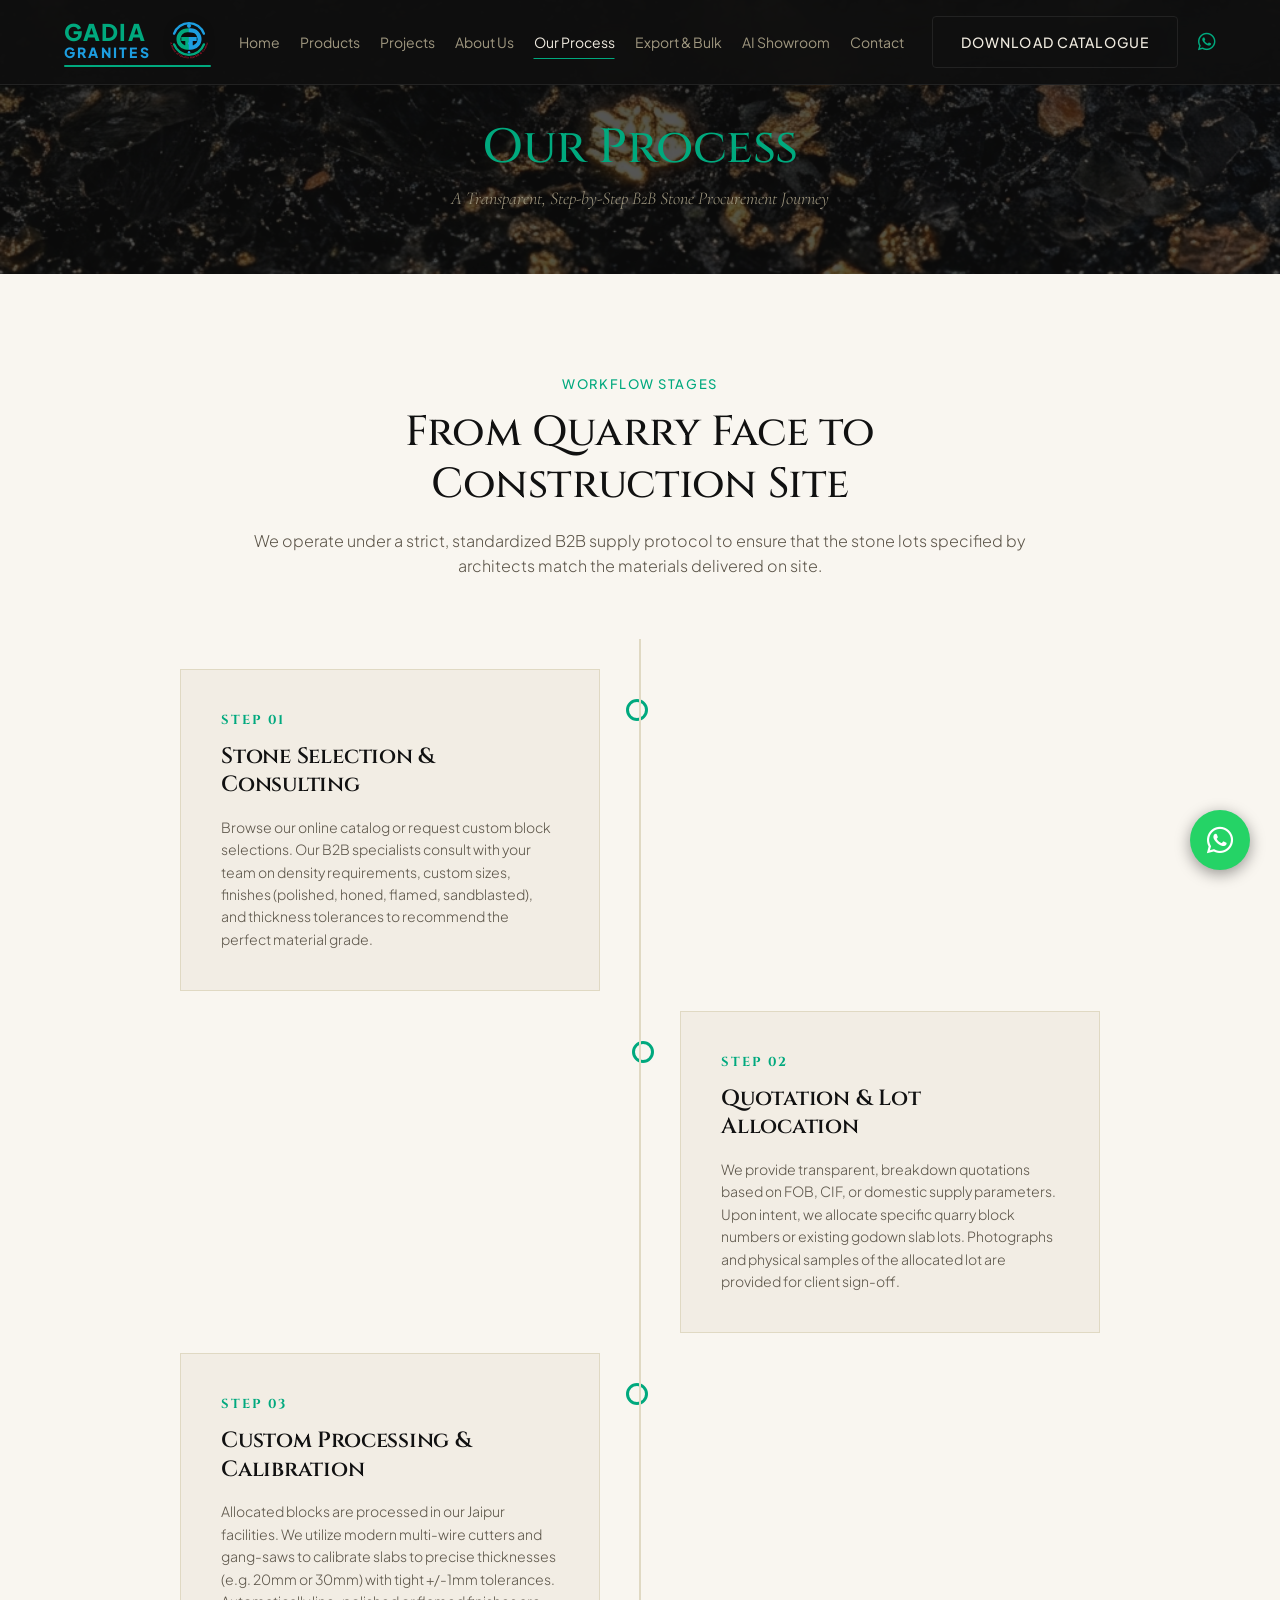
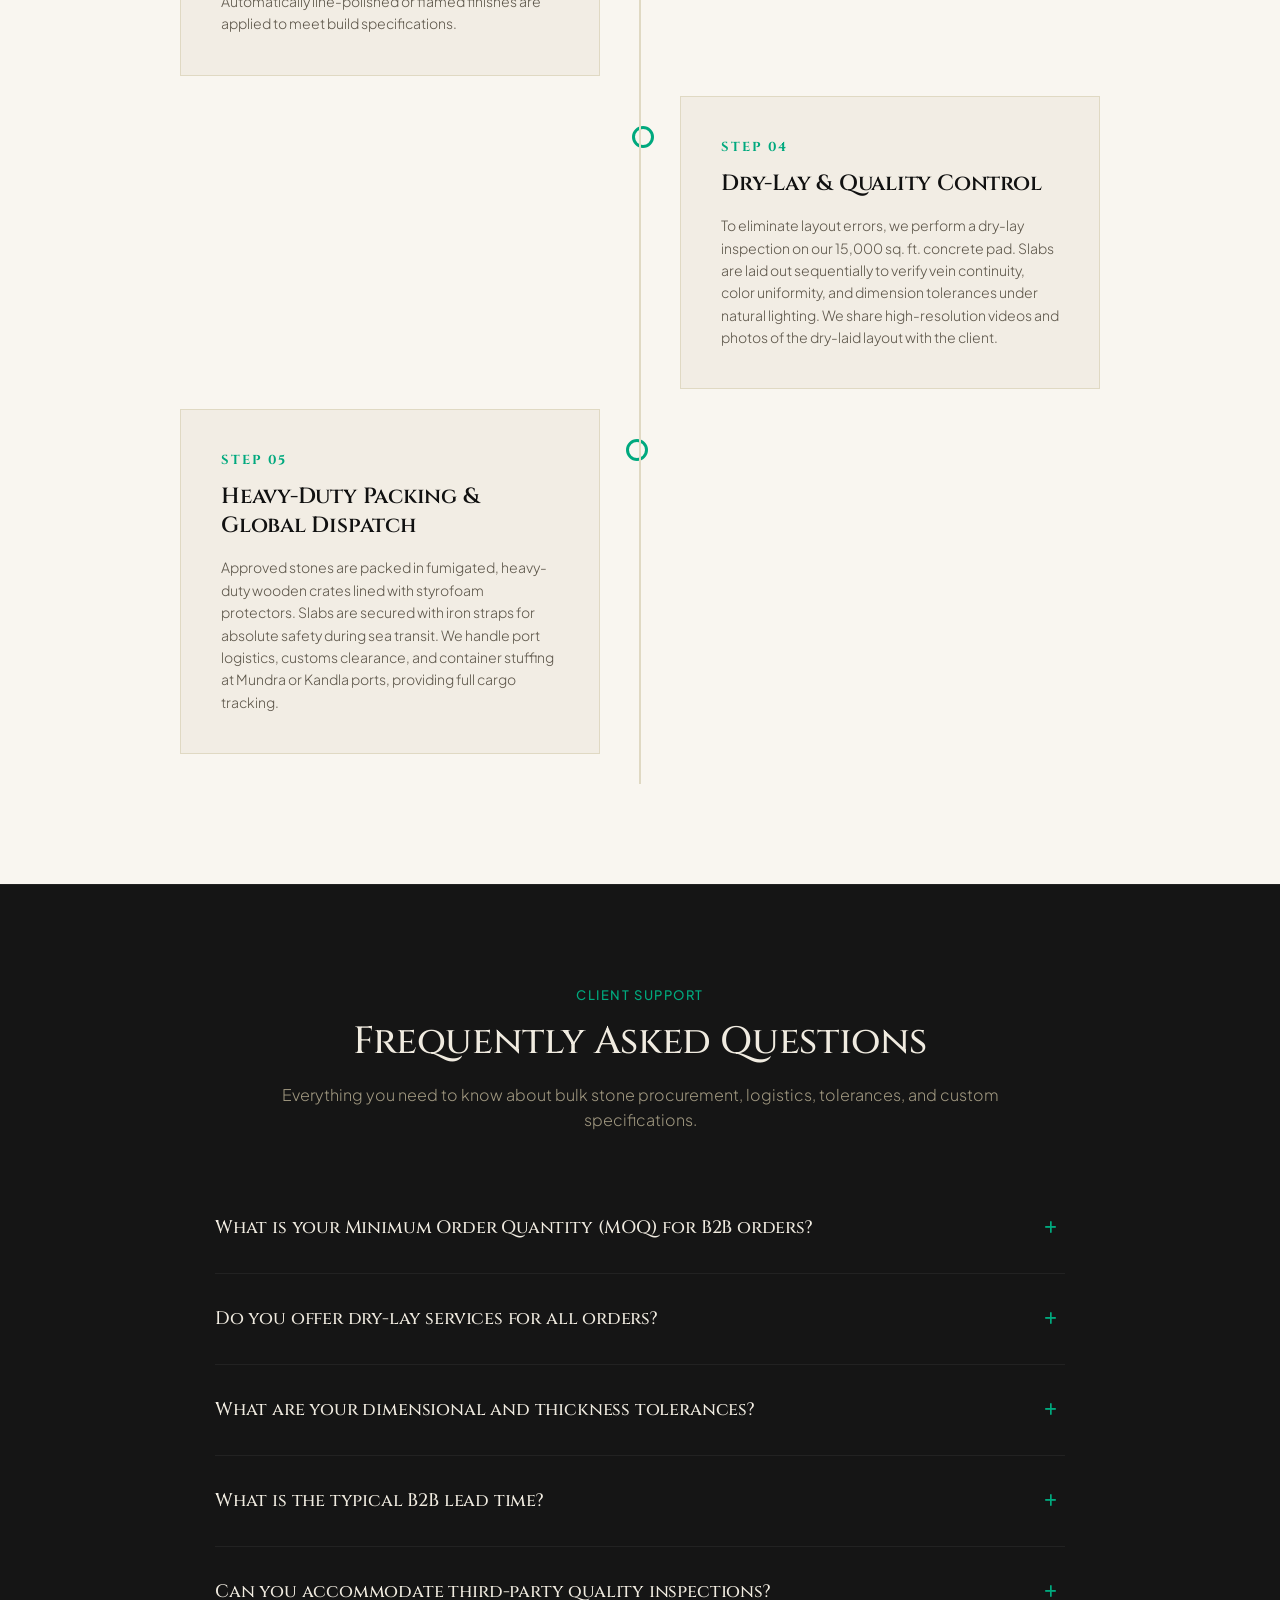
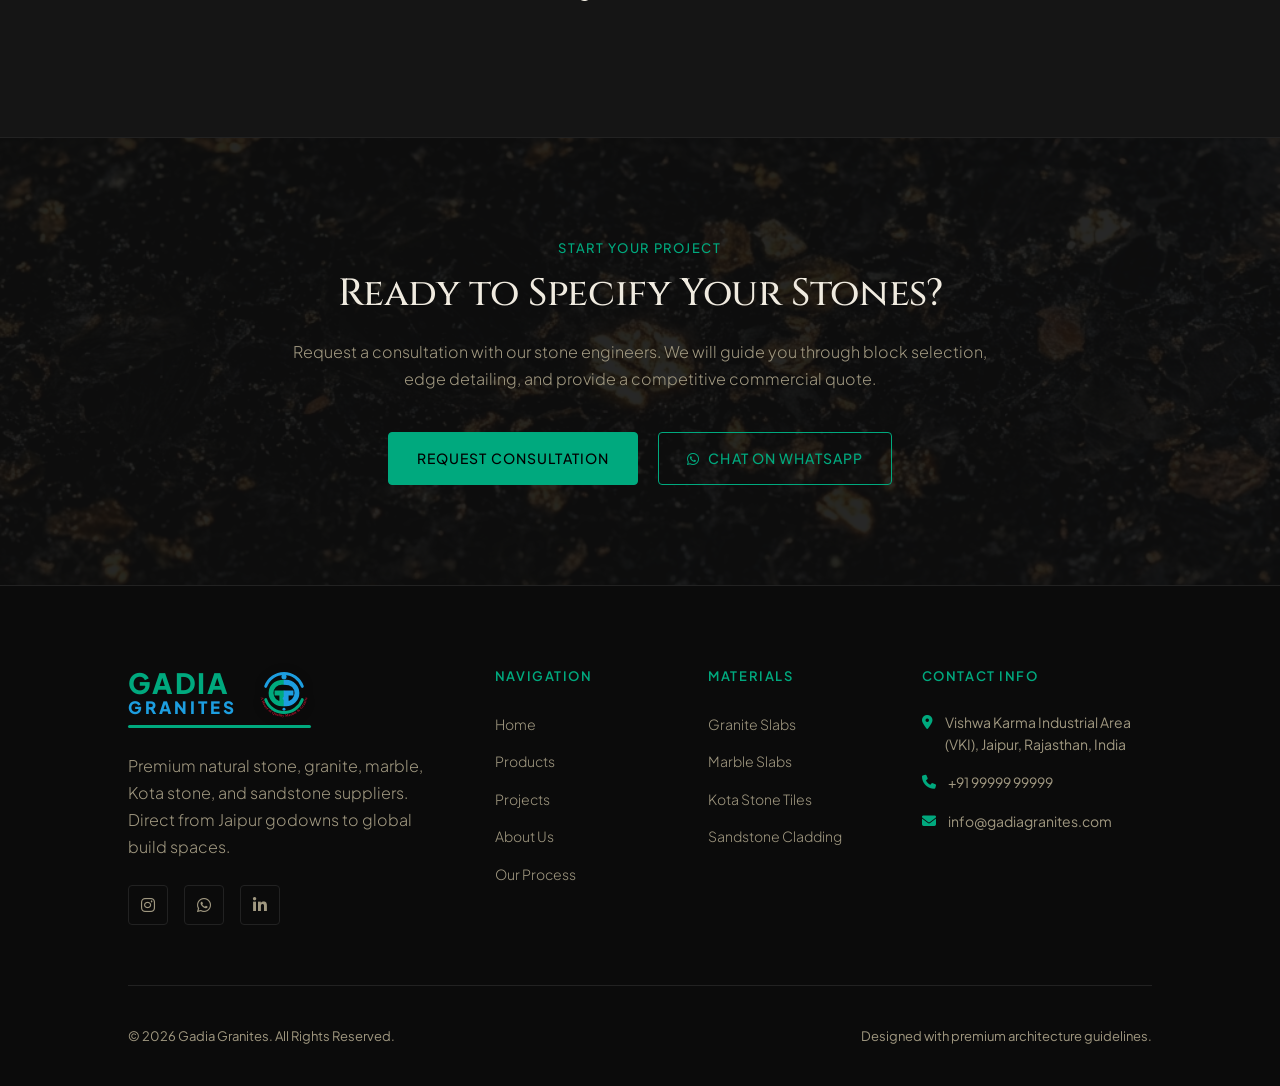
<file: process.html>
<!DOCTYPE html>
<html lang="en">
<head>
  <meta charset="UTF-8">
  <meta name="viewport" content="width=device-width, initial-scale=1.0">
  
  <!-- SEO Meta Tags -->
  <title>B2B Ordering Process & Quality Control | Gadia Granites</title>
  <meta name="description" content="Learn about our 5-step B2B ordering and quality control process. Discover how we process, dry-lay, inspect, and package granite and marble in Jaipur.">
  <meta name="keywords" content="stone ordering process, B2B stone QC, dry-lay inspection, custom marble processing, container packaging slabs, Jaipur stone gangsaw">
  
  <!-- FontAwesome for Premium Icons -->
  <link rel="stylesheet" href="https://cdnjs.cloudflare.com/ajax/libs/font-awesome/6.4.0/css/all.min.css">
  
  <!-- Custom Stylesheet -->
  <link rel="stylesheet" href="css/style-v2.css?v=6">
</head>
<body>

  <!-- ==========================================================================
     HEADER / NAVBAR
     ========================================================================== -->
  <header class="header subpage-header" id="main-header">
    <a href="index.html" class="logo-wrapper">
        <div class="logo-brand-names">
          <span class="logo-gadia">GADIA</span>
          <span class="logo-granites">GRANITES</span>
        </div>
        <img src="images/gadia-emblem.svg" alt="Gadia Granites Logo" class="logo-icon">
      </a>
    
    <nav class="nav-container">
      <ul class="nav-menu">
        <li><a href="index.html" class="nav-link">Home</a></li>
        <li><a href="products.html" class="nav-link">Products</a></li>
        <li><a href="projects.html" class="nav-link">Projects</a></li>
        <li><a href="about.html" class="nav-link">About Us</a></li>
        <li><a href="process.html" class="nav-link active">Our Process</a></li>
        <li><a href="export.html" class="nav-link">Export & Bulk</a></li>
        <li><a href="consultant.html" class="nav-link">AI Showroom</a></li>
        <li><a href="contact.html" class="nav-link">Contact</a></li>
      </ul>
    </nav>
    
    <div class="header-actions">
      <a href="assets/catalogue.pdf" download class="btn btn-ghost" id="nav-catalogue-btn">Download Catalogue</a>
      <a href="https://wa.me/919999999999?text=Hi,%20I%20have%20an%20enquiry%20about%20your%20stone%20processing." target="_blank" class="whatsapp-header-btn" title="Chat on WhatsApp" id="nav-whatsapp-btn">
        <i class="fa-brands fa-whatsapp"></i>
      </a>
      <button class="mobile-nav-toggle" aria-label="Toggle menu" id="mobile-toggle-btn">
        <span></span>
        <span></span>
        <span></span>
      </button>
    </div>
  </header>

  <!-- Mobile Overlay Navigation -->
  <div class="mobile-nav-overlay" id="mobile-menu">
    <ul class="nav-menu">
      <li><a href="index.html" class="nav-link">Home</a></li>
      <li><a href="products.html" class="nav-link">Products</a></li>
      <li><a href="projects.html" class="nav-link">Projects</a></li>
      <li><a href="about.html" class="nav-link">About Us</a></li>
      <li><a href="process.html" class="nav-link">Our Process</a></li>
      <li><a href="export.html" class="nav-link">Export & Bulk</a></li>
      <li><a href="consultant.html" class="nav-link">AI Showroom</a></li>
      <li><a href="contact.html" class="nav-link">Contact</a></li>
      <li style="margin-top: 20px;">
        <a href="assets/catalogue.pdf" download class="btn btn-primary" style="width: auto;">Download Catalogue</a>
      </li>
    </ul>
  </div>

  <!-- ==========================================================================
     MAIN SITE BODY
     ========================================================================== -->
  <main>
    <!-- Short Hero -->
    <section class="products-hero">
      <h1>Our Process</h1>
      <p>A Transparent, Step-by-Step B2B Stone Procurement Journey</p>
    </section>

    <!-- SECTION 1: The 5-Step Order Flow (Cream Theme) -->
    <div class="light-theme">
      <section class="section">
        <div style="text-align: center; max-width: 800px; margin: 0 auto 50px auto;" class="reveal">
          <span class="eyebrow" style="color: var(--color-accent);">Workflow Stages</span>
          <h2 style="font-family: var(--font-display); font-size: 42px; font-weight: 500; color: var(--color-dark-text); margin-bottom: 16px;">From Quarry Face to Construction Site</h2>
          <p style="font-size: 16px; color: var(--color-dark-secondary-text); line-height: 1.6;">
            We operate under a strict, standardized B2B supply protocol to ensure that the stone lots specified by architects match the materials delivered on site.
          </p>
        </div>

        <!-- Vertical Staggered Timeline -->
        <div class="timeline-container">
          
          <!-- Step 1 -->
          <div class="timeline-block left reveal">
            <div class="timeline-content">
              <div class="timeline-step-num">Step 01</div>
              <h3>Stone Selection & Consulting</h3>
              <p>
                Browse our online catalog or request custom block selections. Our B2B specialists consult with your team on density requirements, custom sizes, finishes (polished, honed, flamed, sandblasted), and thickness tolerances to recommend the perfect material grade.
              </p>
            </div>
          </div>

          <!-- Step 2 -->
          <div class="timeline-block right reveal reveal-delay-2">
            <div class="timeline-content">
              <div class="timeline-step-num">Step 02</div>
              <h3>Quotation & Lot Allocation</h3>
              <p>
                We provide transparent, breakdown quotations based on FOB, CIF, or domestic supply parameters. Upon intent, we allocate specific quarry block numbers or existing godown slab lots. Photographs and physical samples of the allocated lot are provided for client sign-off.
              </p>
            </div>
          </div>

          <!-- Step 3 -->
          <div class="timeline-block left reveal">
            <div class="timeline-content">
              <div class="timeline-step-num">Step 03</div>
              <h3>Custom Processing & Calibration</h3>
              <p>
                Allocated blocks are processed in our Jaipur facilities. We utilize modern multi-wire cutters and gang-saws to calibrate slabs to precise thicknesses (e.g. 20mm or 30mm) with tight +/-1mm tolerances. Automatically line-polished or flamed finishes are applied to meet build specifications.
              </p>
            </div>
          </div>

          <!-- Step 4 -->
          <div class="timeline-block right reveal reveal-delay-2">
            <div class="timeline-content">
              <div class="timeline-step-num">Step 04</div>
              <h3>Dry-Lay & Quality Control</h3>
              <p>
                To eliminate layout errors, we perform a dry-lay inspection on our 15,000 sq. ft. concrete pad. Slabs are laid out sequentially to verify vein continuity, color uniformity, and dimension tolerances under natural lighting. We share high-resolution videos and photos of the dry-laid layout with the client.
              </p>
            </div>
          </div>

          <!-- Step 5 -->
          <div class="timeline-block left reveal">
            <div class="timeline-content">
              <div class="timeline-step-num">Step 05</div>
              <h3>Heavy-Duty Packing & Global Dispatch</h3>
              <p>
                Approved stones are packed in fumigated, heavy-duty wooden crates lined with styrofoam protectors. Slabs are secured with iron straps for absolute safety during sea transit. We handle port logistics, customs clearance, and container stuffing at Mundra or Kandla ports, providing full cargo tracking.
              </p>
            </div>
          </div>

        </div>
      </section>
    </div>

    <!-- SECTION 2: B2B FAQ Accordion (Dark Theme) -->
    <section class="section" style="background-color: var(--color-surface); border-top: 1px solid var(--color-divider); border-bottom: 1px solid var(--color-divider);">
      <div style="text-align: center; max-width: 800px; margin: 0 auto 50px auto;" class="reveal">
        <span class="eyebrow">Client Support</span>
        <h2 style="font-family: var(--font-display); font-size: 38px; font-weight: 500; color: var(--color-primary-text); margin-bottom: 16px;">Frequently Asked Questions</h2>
        <p style="font-size: 16px; color: var(--color-secondary-text); line-height: 1.6;">
          Everything you need to know about bulk stone procurement, logistics, tolerances, and custom specifications.
        </p>
      </div>

      <div class="faq-container reveal">
        
        <!-- FAQ 1 -->
        <div class="faq-item">
          <div class="faq-header">
            <h3>What is your Minimum Order Quantity (MOQ) for B2B orders?</h3>
            <span class="faq-icon"><i class="fa-solid fa-plus"></i></span>
          </div>
          <div class="faq-content">
            <p>
              For exports and bulk domestic supply, our standard MOQ is <strong>one full container load (FCL)</strong>, which equates to approximately 400 to 450 square meters of 20mm thick slabs, or about 300 square meters of 30mm thick slabs. Smaller quantities can be accommodated for high-end project-specific selections if block lots are available.
            </p>
          </div>
        </div>

        <!-- FAQ 2 -->
        <div class="faq-item">
          <div class="faq-header">
            <h3>Do you offer dry-lay services for all orders?</h3>
            <span class="faq-icon"><i class="fa-solid fa-plus"></i></span>
          </div>
          <div class="faq-content">
            <p>
              We standardly perform dry-laying for all <strong>bookmatched marble slabs, luxury custom-cut flooring, and pattern-based sandstone/limestone cladding</strong>. This ensures color and vein harmony. For uniform materials (like Absolute Black Granite or standard Kota stone tiles), dry-laying is performed on a random sample basis unless specifically requested by the architect.
            </p>
          </div>
        </div>

        <!-- FAQ 3 -->
        <div class="faq-item">
          <div class="faq-header">
            <h3>What are your dimensional and thickness tolerances?</h3>
            <span class="faq-icon"><i class="fa-solid fa-plus"></i></span>
          </div>
          <div class="faq-content">
            <p>
              We calibrate all slabs and tiles to strict international tolerances. Our standard B2B tolerance is <strong>+/-1mm for thickness</strong> and <strong>+/-0.5mm for width/length dimensions</strong>. We utilize premium diamond segment gangsaws and calibration line machinery to maintain these tolerances across massive production runs.
            </p>
          </div>
        </div>

        <!-- FAQ 4 -->
        <div class="faq-item">
          <div class="faq-header">
            <h3>What is the typical B2B lead time?</h3>
            <span class="faq-icon"><i class="fa-solid fa-plus"></i></span>
          </div>
          <div class="faq-content">
            <p>
              For standard godown inventory slabs, dispatch to port takes <strong>5 to 7 days</strong>. For custom processing, cutting, and finishing from raw quarry blocks, production lead time is typically <strong>14 to 21 days</strong> at our Jaipur yard. Ocean transit times vary depending on the destination port (e.g. 15-20 days to the Middle East, 30-40 days to Europe or the US).
            </p>
          </div>
        </div>

        <!-- FAQ 5 -->
        <div class="faq-item">
          <div class="faq-header">
            <h3>Can you accommodate third-party quality inspections?</h3>
            <span class="faq-icon"><i class="fa-solid fa-plus"></i></span>
          </div>
          <div class="faq-content">
            <p>
              Yes, absolutely. We welcome third-party inspection agencies (such as SGS, Bureau Veritas, or your project's appointed site manager) to inspect the dry-laid stone lots and packaging at our Jaipur warehouse prior to container stuffing and dispatch.
            </p>
          </div>
        </div>

      </div>
    </section>

    <!-- SECTION 3: CTA (Dark Theme) -->
    <section class="section" style="background-color: var(--color-bg); text-align: center; padding: 100px 10%; position: relative;">
      <div style="position: absolute; top: 0; left: 0; width: 100%; height: 100%; background: url('images/hero_bg.png') no-repeat center center/cover; opacity: 0.1; pointer-events: none;"></div>
      <div style="position: relative; z-index: 2;" class="reveal">
        <span class="eyebrow">Start Your Project</span>
        <h2 style="font-family: var(--font-display); font-size: 38px; font-weight: 500; color: var(--color-primary-text); margin-bottom: 20px;">Ready to Specify Your Stones?</h2>
        <p style="color: var(--color-secondary-text); font-size: 16px; max-width: 700px; margin: 0 auto 40px auto; line-height: 1.7;">
          Request a consultation with our stone engineers. We will guide you through block selection, edge detailing, and provide a competitive commercial quote.
        </p>
        <div style="display: flex; justify-content: center; gap: 20px; flex-wrap: wrap;">
          <a href="contact.html" class="btn btn-primary">Request Consultation</a>
          <a href="https://wa.me/919999999999?text=Hi,%20I'd%20like%20to%20know%20about%20your%20B2B%20ordering%20process." target="_blank" class="btn btn-secondary">
            <i class="fa-brands fa-whatsapp" style="margin-right: 8px;"></i> Chat on WhatsApp
          </a>
        </div>
      </div>
    </section>
  </main>

  <!-- ==========================================================================
     FOOTER
     ========================================================================== -->
  <footer class="footer" id="main-footer">
    <div class="footer-grid">
      <div class="footer-about">
        <a href="index.html" class="logo-wrapper">
            <div class="logo-brand-names">
              <span class="logo-gadia">GADIA</span>
              <span class="logo-granites">GRANITES</span>
            </div>
            <img src="images/gadia-emblem.svg" alt="Gadia Granites Logo" class="logo-icon">
          </a>
        <p>Premium natural stone, granite, marble, Kota stone, and sandstone suppliers. Direct from Jaipur godowns to global build spaces.</p>
        <div class="social-links">
          <a href="#" class="social-link" aria-label="Instagram"><i class="fa-brands fa-instagram"></i></a>
          <a href="https://wa.me/919999999999" target="_blank" class="social-link" aria-label="WhatsApp"><i class="fa-brands fa-whatsapp"></i></a>
          <a href="#" class="social-link" aria-label="LinkedIn"><i class="fa-brands fa-linkedin-in"></i></a>
        </div>
      </div>
      
      <div class="footer-col">
        <h4>Navigation</h4>
        <ul class="footer-links">
          <li><a href="index.html">Home</a></li>
          <li><a href="products.html">Products</a></li>
          <li><a href="projects.html">Projects</a></li>
          <li><a href="about.html">About Us</a></li>
          <li><a href="process.html">Our Process</a></li>
        </ul>
      </div>
      
      <div class="footer-col">
        <h4>Materials</h4>
        <ul class="footer-links">
          <li><a href="products.html?material=Granite">Granite Slabs</a></li>
          <li><a href="products.html?material=Marble">Marble Slabs</a></li>
          <li><a href="products.html?material=Kota%20Stone">Kota Stone Tiles</a></li>
          <li><a href="products.html?material=Sandstone">Sandstone Cladding</a></li>
        </ul>
      </div>
      
      <div class="footer-col">
        <h4>Contact Info</h4>
        <div class="footer-contact-info">
          <div class="footer-contact-item">
            <i class="fa-solid fa-location-dot"></i>
            <span>Vishwa Karma Industrial Area (VKI), Jaipur, Rajasthan, India</span>
          </div>
          <div class="footer-contact-item">
            <i class="fa-solid fa-phone"></i>
            <span>+91 99999 99999</span>
          </div>
          <div class="footer-contact-item">
            <i class="fa-solid fa-envelope"></i>
            <span>info@gadiagranites.com</span>
          </div>
        </div>
      </div>
    </div>
    
    <div class="footer-bottom">
      <span>© 2026 Gadia Granites. All Rights Reserved.</span>
      <span>Designed with premium architecture guidelines.</span>
    </div>
  </footer>

  <!-- ==========================================================================
     FLOATING WHATSAPP BUTTON
     ========================================================================== -->
  <a href="https://wa.me/919999999999?text=Hi,%20I%20have%20an%20enquiry%20about%20your%20stone%20processing." target="_blank" class="whatsapp-float" id="whatsapp-floating-btn">
    <div class="whatsapp-float-content">
      <i class="fa-brands fa-whatsapp"></i>
      <span class="whatsapp-text">Chat with Us</span>
    </div>
  </a>

  <!-- Link Scripts -->
  <script src="js/main.js"></script>
  
  <!-- Accordion Script -->
  <script>
    document.addEventListener('DOMContentLoaded', () => {
      const faqHeaders = document.querySelectorAll('.faq-header');
      
      faqHeaders.forEach(header => {
        header.addEventListener('click', () => {
          const item = header.parentElement;
          const content = header.nextElementSibling;
          const icon = header.querySelector('.faq-icon i');
          
          // Toggle active class on item
          const isActive = item.classList.contains('active');
          
          // Close all FAQ items first
          document.querySelectorAll('.faq-item').forEach(i => {
            i.classList.remove('active');
            i.querySelector('.faq-content').style.maxHeight = null;
            const itemIcon = i.querySelector('.faq-icon i');
            if (itemIcon) {
              itemIcon.className = 'fa-solid fa-plus';
            }
          });
          
          if (!isActive) {
            item.classList.add('active');
            // Dynamically set max-height to inner scrollheight for smooth css transition
            content.style.maxHeight = content.scrollHeight + 'px';
            if (icon) {
              icon.className = 'fa-solid fa-minus';
            }
          }
        });
      });
    });
  </script>
</body>
</html>
</file>
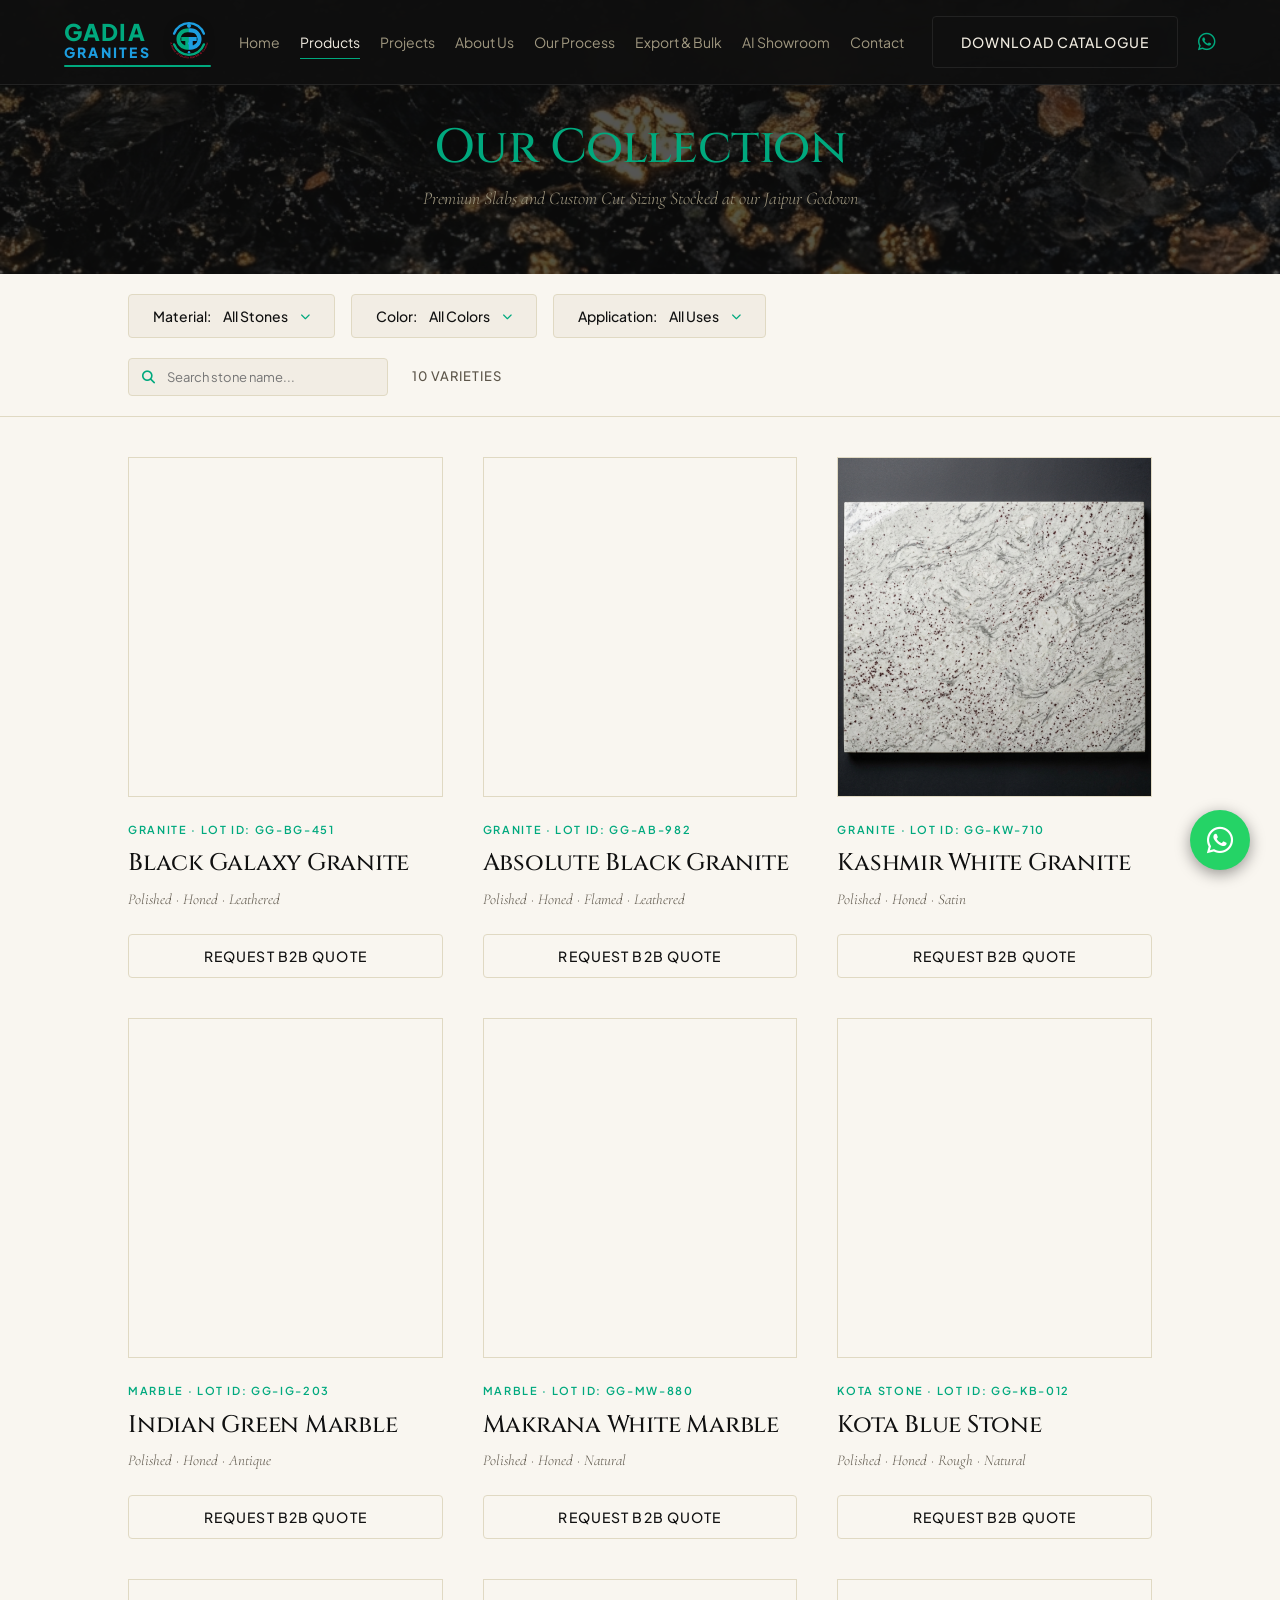
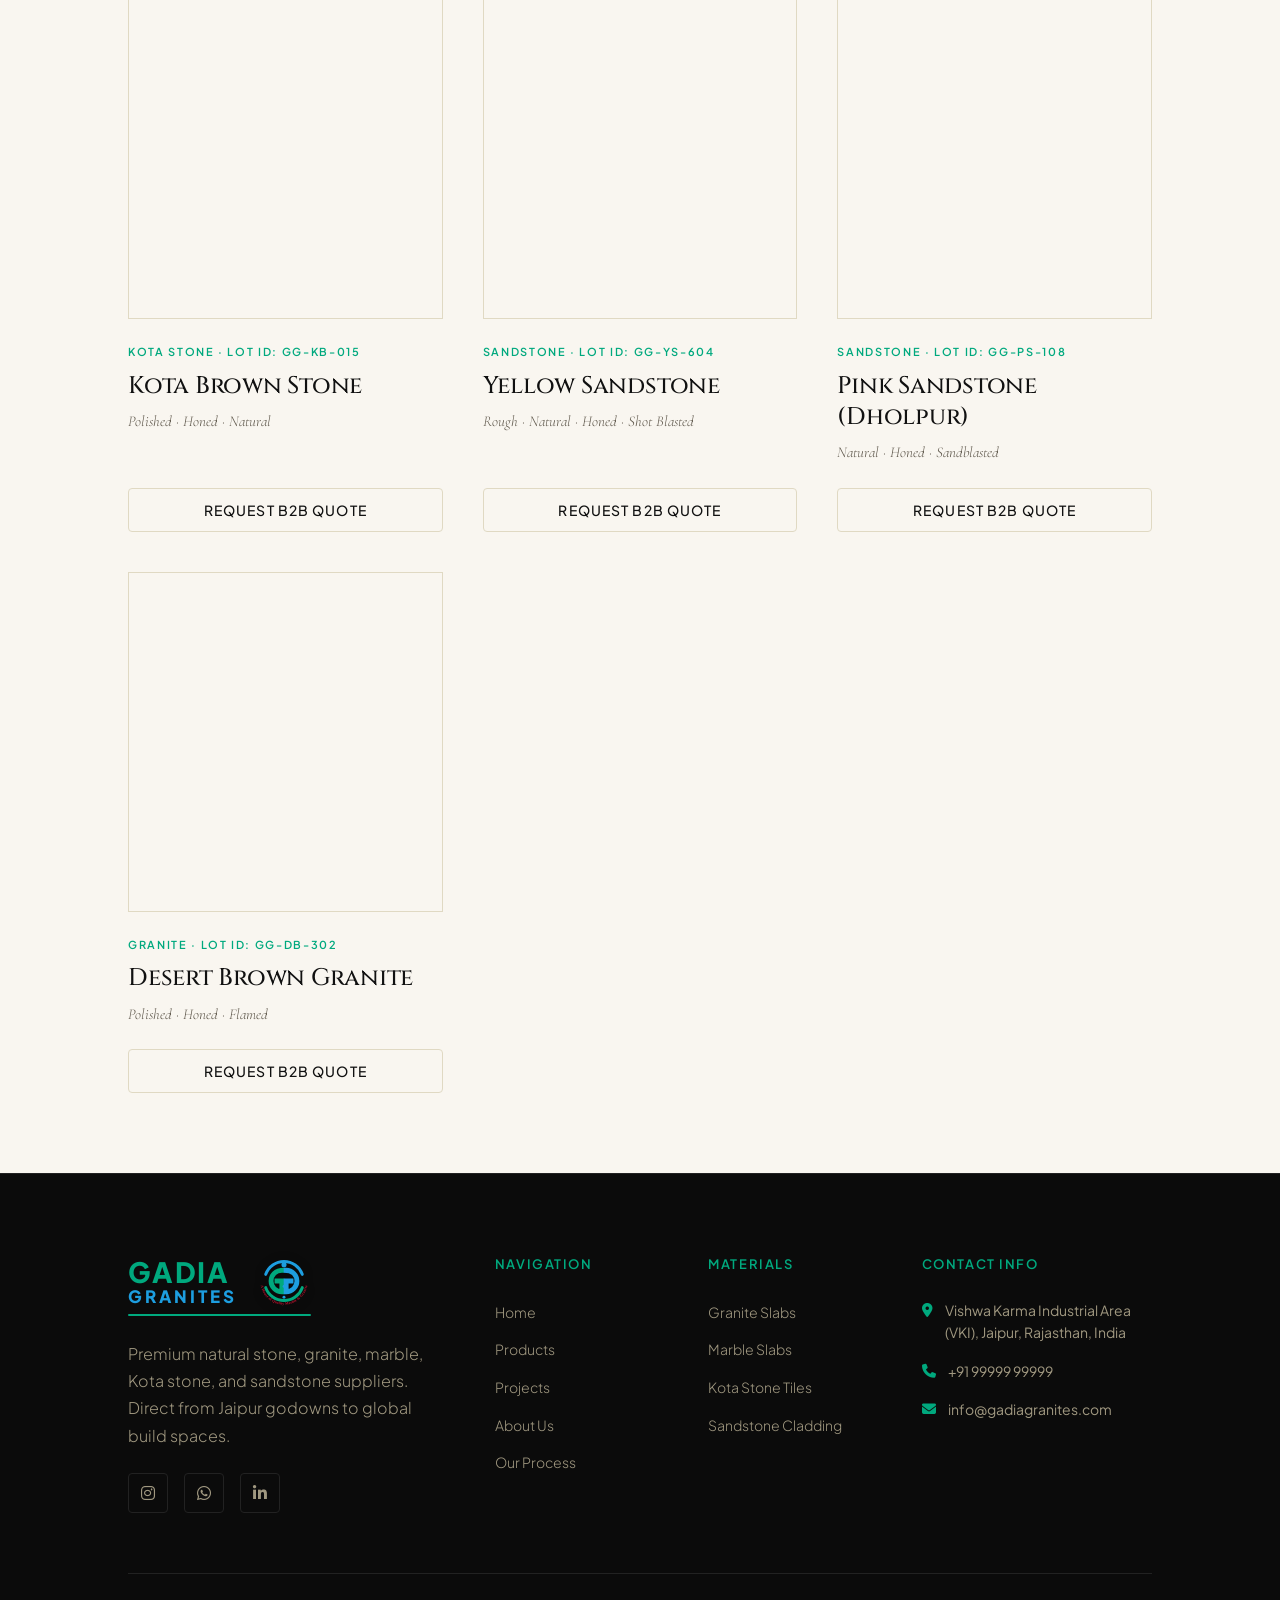
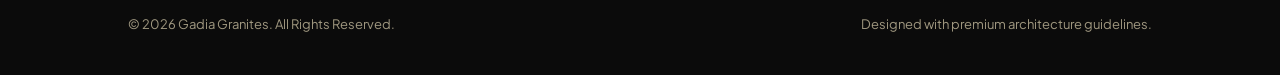
<file: products.html>
<!DOCTYPE html>
<html lang="en">
<head>
  <meta charset="UTF-8">
  <meta name="viewport" content="width=device-width, initial-scale=1.0">
  
  <!-- SEO Meta Tags -->
  <title>Our Stone Collection | Granite, Marble & Kota Stone Slabs | Gadia Granites</title>
  <meta name="description" content="Explore our extensive inventory of over 50 stone varieties stocked in our Jaipur godown. Filter and query Granite, Marble, Kota Stone, and Sandstone slabs by finish, origin, and dimensions.">
  <meta name="keywords" content="Granite inventory, Makrana Marble specs, Kota stone finishes, Sandstone slab size, Jaipur stone catalogue">
  
  <!-- FontAwesome for Premium Icons -->
  <link rel="stylesheet" href="https://cdnjs.cloudflare.com/ajax/libs/font-awesome/6.4.0/css/all.min.css">
  
  <!-- Custom Stylesheet -->
  <link rel="stylesheet" href="css/style-v2.css?v=6">
</head>
<body>

  <!-- ==========================================================================
     HEADER / NAVBAR
     ========================================================================== -->
  <header class="header subpage-header" id="main-header">
    <a href="index.html" class="logo-wrapper">
        <div class="logo-brand-names">
          <span class="logo-gadia">GADIA</span>
          <span class="logo-granites">GRANITES</span>
        </div>
        <img src="images/gadia-emblem.svg" alt="Gadia Granites Logo" class="logo-icon">
      </a>
    
    <nav class="nav-container">
      <ul class="nav-menu">
        <li><a href="index.html" class="nav-link">Home</a></li>
        <li><a href="products.html" class="nav-link active">Products</a></li>
        <li><a href="projects.html" class="nav-link">Projects</a></li>
        <li><a href="about.html" class="nav-link">About Us</a></li>
        <li><a href="process.html" class="nav-link">Our Process</a></li>
        <li><a href="export.html" class="nav-link">Export & Bulk</a></li>
        <li><a href="consultant.html" class="nav-link">AI Showroom</a></li>
        <li><a href="contact.html" class="nav-link">Contact</a></li>
      </ul>
    </nav>
    
    <div class="header-actions">
      <a href="assets/catalogue.pdf" download class="btn btn-ghost" id="nav-catalogue-btn">Download Catalogue</a>
      <a href="https://wa.me/919999999999?text=Hi,%20I%20have%20an%20enquiry%20about%20your%20stone%20products." target="_blank" class="whatsapp-header-btn" title="Chat on WhatsApp" id="nav-whatsapp-btn">
        <i class="fa-brands fa-whatsapp"></i>
      </a>
      <button class="mobile-nav-toggle" aria-label="Toggle menu" id="mobile-toggle-btn">
        <span></span>
        <span></span>
        <span></span>
      </button>
    </div>
  </header>

  <!-- Mobile Overlay Navigation -->
  <div class="mobile-nav-overlay" id="mobile-menu">
    <ul class="nav-menu">
      <li><a href="index.html" class="nav-link">Home</a></li>
      <li><a href="products.html" class="nav-link">Products</a></li>
      <li><a href="projects.html" class="nav-link">Projects</a></li>
      <li><a href="about.html" class="nav-link">About Us</a></li>
      <li><a href="process.html" class="nav-link">Our Process</a></li>
      <li><a href="export.html" class="nav-link">Export & Bulk</a></li>
      <li><a href="consultant.html" class="nav-link">AI Showroom</a></li>
      <li><a href="contact.html" class="nav-link">Contact</a></li>
      <li style="margin-top: 20px;">
        <a href="assets/catalogue.pdf" download class="btn btn-primary" style="width: auto;">Download Catalogue</a>
      </li>
    </ul>
  </div>

  <!-- ==========================================================================
     MAIN SITE BODY
     ========================================================================== -->
  <main>
    <!-- Section 1: Product Listing Catalog -->
    <div id="products-listing-view">
      <!-- Short Hero -->
      <section class="products-hero">
        <h1>Our Collection</h1>
        <p>Premium Slabs and Custom Cut Sizing Stocked at our Jaipur Godown</p>
      </section>
      
      <!-- Filter and Grid Wrapper (Cream Theme) -->
      <div class="light-theme">
        <!-- Interactive Filter Control Bar -->
        <section class="filters-container">
          <div class="filters-left">
            <!-- Material Dropdown -->
            <div class="filter-dropdown-group" id="material-dropdown">
              <button class="dropdown-trigger" id="material-trigger" aria-haspopup="true" aria-expanded="false">
                Material: <span class="active-val" id="material-active-label">All Stones</span>
                <i class="fa-solid fa-chevron-down"></i>
              </button>
              <div class="dropdown-menu" role="menu">
                <div class="dropdown-item active" data-filter-type="material" data-value="All">All Stones</div>
                <div class="dropdown-item" data-filter-type="material" data-value="Granite">Granite</div>
                <div class="dropdown-item" data-filter-type="material" data-value="Marble">Marble</div>
                <div class="dropdown-item" data-filter-type="material" data-value="Kota Stone">Kota Stone</div>
                <div class="dropdown-item" data-filter-type="material" data-value="Sandstone">Sandstone</div>
              </div>
            </div>
            
            <!-- Color Dropdown -->
            <div class="filter-dropdown-group" id="color-dropdown">
              <button class="dropdown-trigger" id="color-trigger" aria-haspopup="true" aria-expanded="false">
                Color: <span class="active-val" id="color-active-label">All Colors</span>
                <i class="fa-solid fa-chevron-down"></i>
              </button>
              <div class="dropdown-menu" role="menu">
                <div class="dropdown-item active" data-filter-type="color" data-value="All">All Colors</div>
                <div class="dropdown-item" data-filter-type="color" data-value="Black">Black</div>
                <div class="dropdown-item" data-filter-type="color" data-value="White">White</div>
                <div class="dropdown-item" data-filter-type="color" data-value="Green">Green</div>
                <div class="dropdown-item" data-filter-type="color" data-value="Blue">Blue</div>
                <div class="dropdown-item" data-filter-type="color" data-value="Brown">Brown</div>
                <div class="dropdown-item" data-filter-type="color" data-value="Yellow">Yellow</div>
                <div class="dropdown-item" data-filter-type="color" data-value="Pink">Pink</div>
              </div>
            </div>
            
            <!-- Application Dropdown -->
            <div class="filter-dropdown-group" id="application-dropdown">
              <button class="dropdown-trigger" id="application-trigger" aria-haspopup="true" aria-expanded="false">
                Application: <span class="active-val" id="application-active-label">All Uses</span>
                <i class="fa-solid fa-chevron-down"></i>
              </button>
              <div class="dropdown-menu" role="menu">
                <div class="dropdown-item active" data-filter-type="application" data-value="All">All Uses</div>
                <div class="dropdown-item" data-filter-type="application" data-value="Countertop">Countertops</div>
                <div class="dropdown-item" data-filter-type="application" data-value="Flooring">Flooring</div>
                <div class="dropdown-item" data-filter-type="application" data-value="Wall Cladding">Wall Cladding</div>
                <div class="dropdown-item" data-filter-type="application" data-value="Exterior">Exteriors</div>
              </div>
            </div>
          </div>

          <div class="filters-right">
            <!-- Search Box -->
            <div class="search-box">
              <i class="fa-solid fa-magnifying-glass"></i>
              <input type="text" id="stone-search-input" placeholder="Search stone name...">
            </div>
            
            <!-- Result Count -->
            <span class="results-count"><span id="active-results-count">10</span> Varieties</span>
          </div>
        </section>
        
        <!-- Live Product Catalogue Grid -->
        <section class="product-grid" id="product-grid">
          <!-- Populated dynamically via products.js -->
        </section>
      </div>
    </div>
    
    <!-- Section 2: Dynamic Product Detail View (Cream Theme - initially hidden) -->
    <section class="product-detail-view light-theme" id="products-detail-view" style="display: none;">
      <!-- Populated dynamically via products.js -->
    </section>
  </main>

  <!-- ==========================================================================
     FOOTER
     ========================================================================== -->
  <footer class="footer" id="main-footer">
    <div class="footer-grid">
      <div class="footer-about">
        <a href="index.html" class="logo-wrapper">
            <div class="logo-brand-names">
              <span class="logo-gadia">GADIA</span>
              <span class="logo-granites">GRANITES</span>
            </div>
            <img src="images/gadia-emblem.svg" alt="Gadia Granites Logo" class="logo-icon">
          </a>
        <p>Premium natural stone, granite, marble, Kota stone, and sandstone suppliers. Direct from Jaipur godowns to global build spaces.</p>
        <div class="social-links">
          <a href="#" class="social-link" aria-label="Instagram"><i class="fa-brands fa-instagram"></i></a>
          <a href="https://wa.me/919999999999" target="_blank" class="social-link" aria-label="WhatsApp"><i class="fa-brands fa-whatsapp"></i></a>
          <a href="#" class="social-link" aria-label="LinkedIn"><i class="fa-brands fa-linkedin-in"></i></a>
        </div>
      </div>
      
      <div class="footer-col">
        <h4>Navigation</h4>
        <ul class="footer-links">
          <li><a href="index.html">Home</a></li>
          <li><a href="products.html">Products</a></li>
          <li><a href="projects.html">Projects</a></li>
          <li><a href="about.html">About Us</a></li>
          <li><a href="process.html">Our Process</a></li>
        </ul>
      </div>
      
      <div class="footer-col">
        <h4>Materials</h4>
        <ul class="footer-links">
          <li><a href="products.html?material=Granite">Granite Slabs</a></li>
          <li><a href="products.html?material=Marble">Marble Slabs</a></li>
          <li><a href="products.html?material=Kota%20Stone">Kota Stone Tiles</a></li>
          <li><a href="products.html?material=Sandstone">Sandstone Cladding</a></li>
        </ul>
      </div>
      
      <div class="footer-col">
        <h4>Contact Info</h4>
        <div class="footer-contact-info">
          <div class="footer-contact-item">
            <i class="fa-solid fa-location-dot"></i>
            <span>Vishwa Karma Industrial Area (VKI), Jaipur, Rajasthan, India</span>
          </div>
          <div class="footer-contact-item">
            <i class="fa-solid fa-phone"></i>
            <span>+91 99999 99999</span>
          </div>
          <div class="footer-contact-item">
            <i class="fa-solid fa-envelope"></i>
            <span>info@gadiagranites.com</span>
          </div>
        </div>
      </div>
    </div>
    
    <div class="footer-bottom">
      <span>© 2026 Gadia Granites. All Rights Reserved.</span>
      <span>Designed with premium architecture guidelines.</span>
    </div>
  </footer>

  <!-- ==========================================================================
     FLOATING WHATSAPP BUTTON
     ========================================================================== -->
  <a href="https://wa.me/919999999999?text=Hi,%20I%20have%20an%20enquiry%20about%20your%20stone%20products." target="_blank" class="whatsapp-float" id="whatsapp-floating-btn">
    <div class="whatsapp-float-content">
      <i class="fa-brands fa-whatsapp"></i>
      <span class="whatsapp-text">Chat with Us</span>
    </div>
  </a>

  <!-- Link Scripts -->
  <script src="js/main.js?v=3"></script>
  <script src="js/products-v2.js?v=3"></script>
</body>
</html>
</file>
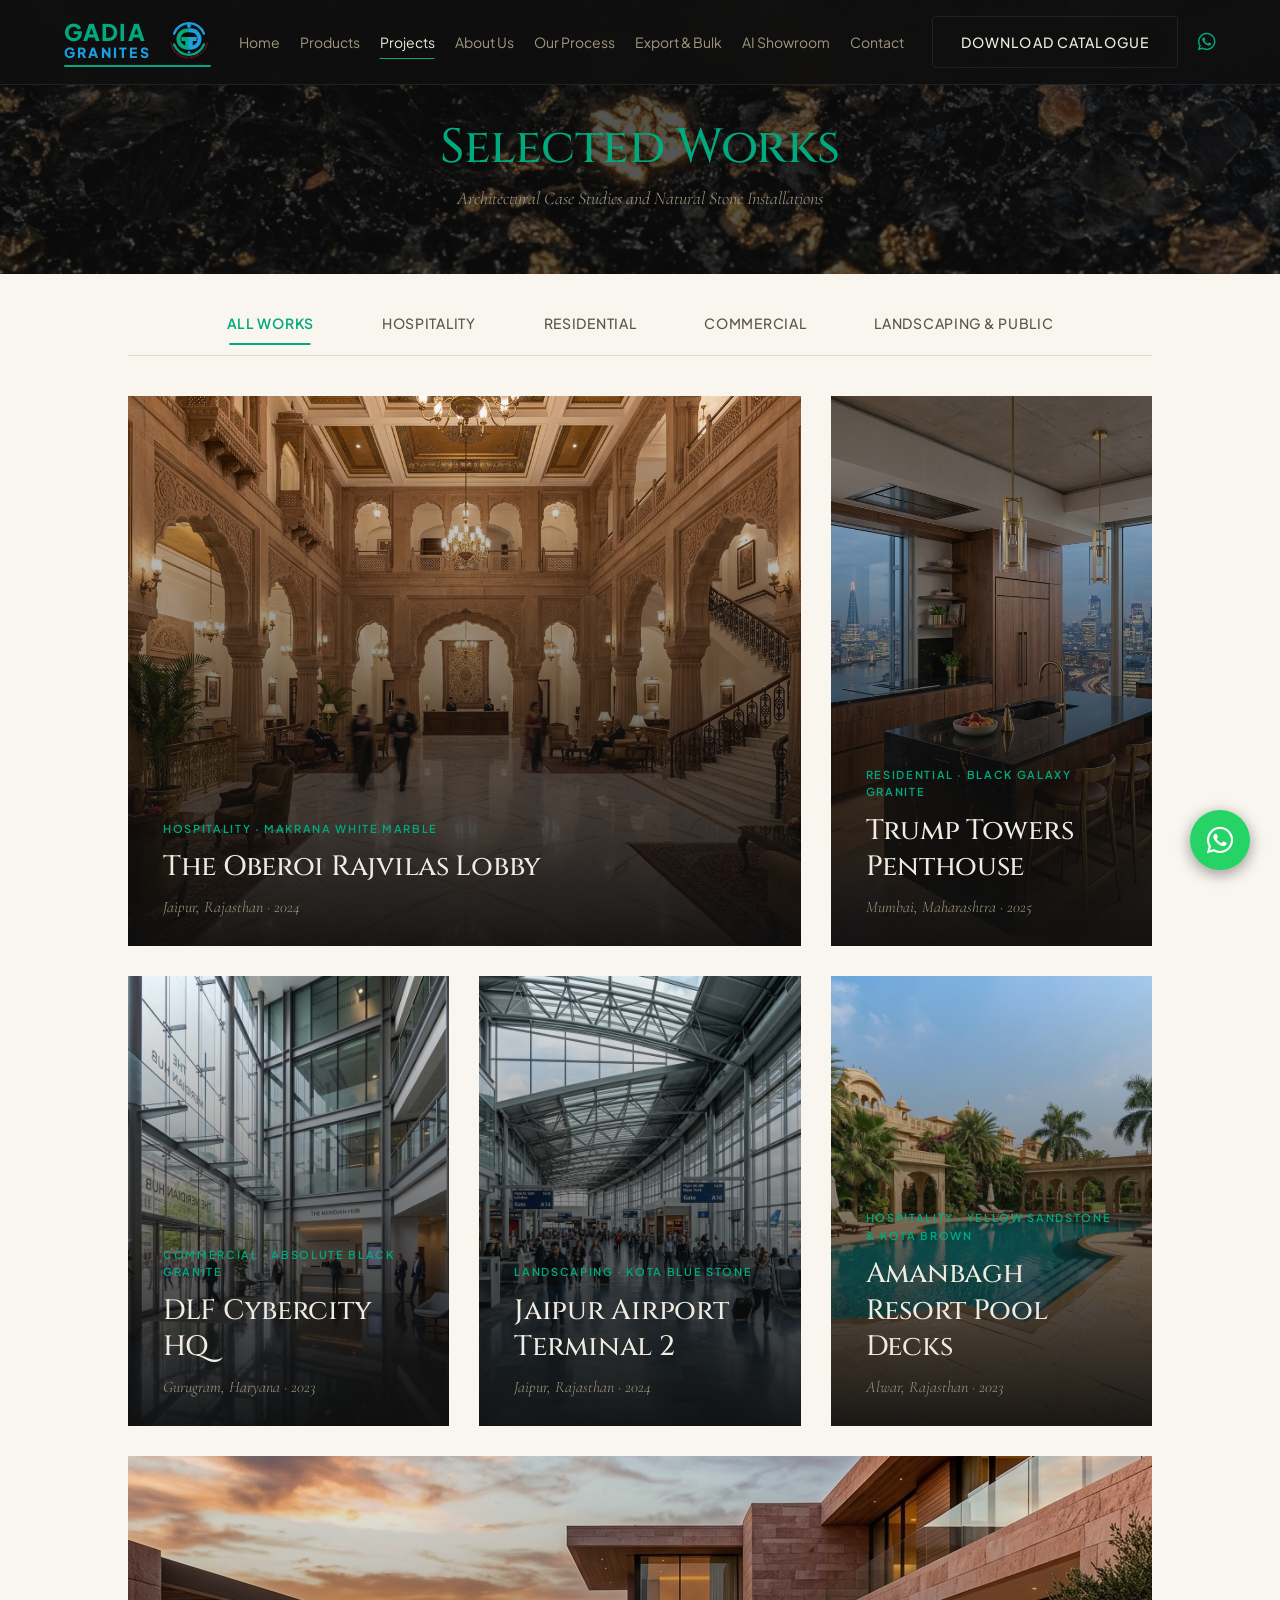
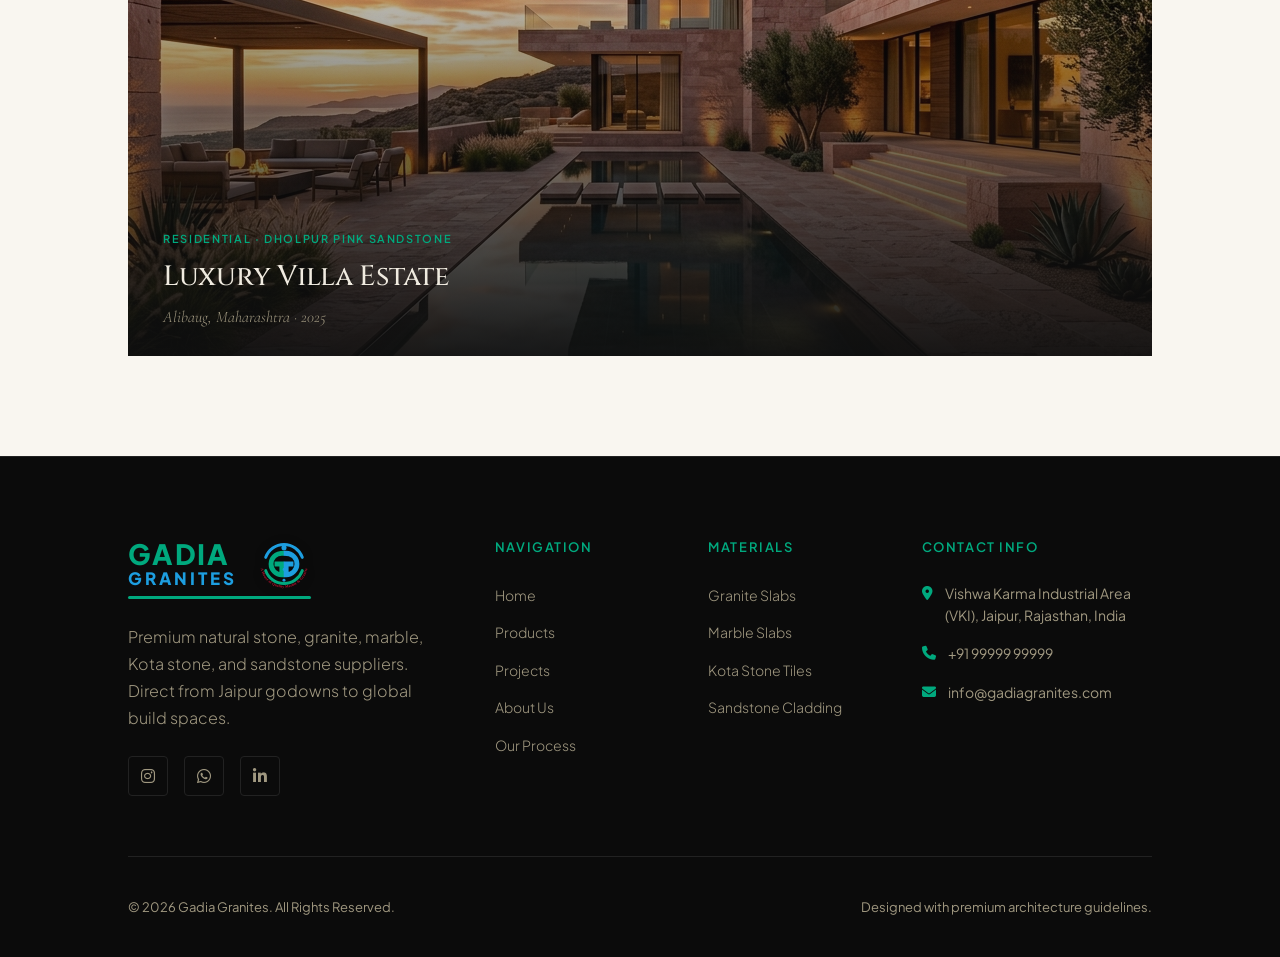
<file: projects.html>
<!DOCTYPE html>
<html lang="en">
<head>
  <meta charset="UTF-8">
  <meta name="viewport" content="width=device-width, initial-scale=1.0">
  
  <!-- SEO Meta Tags -->
  <title>Architectural Stone Projects Portfolio | Gadia Granites</title>
  <meta name="description" content="Explore our premium portfolio of commercial, residential, and hospitality installations across India. Discover how our marble, granite, and Kota stone slabs elevate luxury builds.">
  <meta name="keywords" content="natural stone installations, Makrana marble project, flamed granite cladding, hotel lobby marble, Kota stone landscaping">
  
  <!-- FontAwesome for Premium Icons -->
  <link rel="stylesheet" href="https://cdnjs.cloudflare.com/ajax/libs/font-awesome/6.4.0/css/all.min.css">
  
  <!-- Custom Stylesheet -->
  <link rel="stylesheet" href="css/style-v2.css?v=6">
</head>
<body>

  <!-- ==========================================================================
     HEADER / NAVBAR
     ========================================================================== -->
  <header class="header subpage-header" id="main-header">
    <a href="index.html" class="logo-wrapper">
        <div class="logo-brand-names">
          <span class="logo-gadia">GADIA</span>
          <span class="logo-granites">GRANITES</span>
        </div>
        <img src="images/gadia-emblem.svg" alt="Gadia Granites Logo" class="logo-icon">
      </a>
    
    <nav class="nav-container">
      <ul class="nav-menu">
        <li><a href="index.html" class="nav-link">Home</a></li>
        <li><a href="products.html" class="nav-link">Products</a></li>
        <li><a href="projects.html" class="nav-link active">Projects</a></li>
        <li><a href="about.html" class="nav-link">About Us</a></li>
        <li><a href="process.html" class="nav-link">Our Process</a></li>
        <li><a href="export.html" class="nav-link">Export & Bulk</a></li>
        <li><a href="consultant.html" class="nav-link">AI Showroom</a></li>
        <li><a href="contact.html" class="nav-link">Contact</a></li>
      </ul>
    </nav>
    
    <div class="header-actions">
      <a href="assets/catalogue.pdf" download class="btn btn-ghost" id="nav-catalogue-btn">Download Catalogue</a>
      <a href="https://wa.me/919999999999?text=Hi,%20I%20have%20an%20enquiry%20about%20your%20stone%20projects." target="_blank" class="whatsapp-header-btn" title="Chat on WhatsApp" id="nav-whatsapp-btn">
        <i class="fa-brands fa-whatsapp"></i>
      </a>
      <button class="mobile-nav-toggle" aria-label="Toggle menu" id="mobile-toggle-btn">
        <span></span>
        <span></span>
        <span></span>
      </button>
    </div>
  </header>

  <!-- Mobile Overlay Navigation -->
  <div class="mobile-nav-overlay" id="mobile-menu">
    <ul class="nav-menu">
      <li><a href="index.html" class="nav-link">Home</a></li>
      <li><a href="products.html" class="nav-link">Products</a></li>
      <li><a href="projects.html" class="nav-link">Projects</a></li>
      <li><a href="about.html" class="nav-link">About Us</a></li>
      <li><a href="process.html" class="nav-link">Our Process</a></li>
      <li><a href="export.html" class="nav-link">Export & Bulk</a></li>
      <li><a href="consultant.html" class="nav-link">AI Showroom</a></li>
      <li><a href="contact.html" class="nav-link">Contact</a></li>
      <li style="margin-top: 20px;">
        <a href="assets/catalogue.pdf" download class="btn btn-primary" style="width: auto;">Download Catalogue</a>
      </li>
    </ul>
  </div>

  <!-- ==========================================================================
     MAIN SITE BODY
     ========================================================================== -->
  <main>
    <!-- Short Hero -->
    <section class="products-hero">
      <h1>Selected Works</h1>
      <p>Architectural Case Studies and Natural Stone Installations</p>
    </section>
    
    <!-- Projects Section (Cream Theme) -->
    <div class="light-theme">
      <!-- Filter Tabs Container -->
      <section class="portfolio-tabs-container">
        <div class="portfolio-tabs" id="portfolio-tabs">
          <button class="portfolio-tab active" data-filter="All">All Works</button>
          <button class="portfolio-tab" data-filter="Hospitality">Hospitality</button>
          <button class="portfolio-tab" data-filter="Residential">Residential</button>
          <button class="portfolio-tab" data-filter="Commercial">Commercial</button>
          <button class="portfolio-tab" data-filter="Landscaping">Landscaping & Public</button>
        </div>
      </section>

      <!-- Portfolio Masonry Grid -->
      <section class="portfolio-grid-container">
        <div class="portfolio-grid" id="portfolio-grid">
          <!-- Populated dynamically via projects.js -->
        </div>
      </section>
    </div>

    <!-- Case Study Detail Modal Overlay -->
    <div class="portfolio-modal" id="portfolio-modal" style="display: none;">
      <div class="portfolio-modal-content">
        <span class="portfolio-modal-close" id="modal-close-btn">&times;</span>
        <div class="portfolio-modal-body" id="modal-body-content">
          <!-- Populated dynamically via projects.js -->
        </div>
      </div>
    </div>
  </main>

  <!-- ==========================================================================
     FOOTER
     ========================================================================== -->
  <footer class="footer" id="main-footer">
    <div class="footer-grid">
      <div class="footer-about">
        <a href="index.html" class="logo-wrapper">
            <div class="logo-brand-names">
              <span class="logo-gadia">GADIA</span>
              <span class="logo-granites">GRANITES</span>
            </div>
            <img src="images/gadia-emblem.svg" alt="Gadia Granites Logo" class="logo-icon">
          </a>
        <p>Premium natural stone, granite, marble, Kota stone, and sandstone suppliers. Direct from Jaipur godowns to global build spaces.</p>
        <div class="social-links">
          <a href="#" class="social-link" aria-label="Instagram"><i class="fa-brands fa-instagram"></i></a>
          <a href="https://wa.me/919999999999" target="_blank" class="social-link" aria-label="WhatsApp"><i class="fa-brands fa-whatsapp"></i></a>
          <a href="#" class="social-link" aria-label="LinkedIn"><i class="fa-brands fa-linkedin-in"></i></a>
        </div>
      </div>
      
      <div class="footer-col">
        <h4>Navigation</h4>
        <ul class="footer-links">
          <li><a href="index.html">Home</a></li>
          <li><a href="products.html">Products</a></li>
          <li><a href="projects.html">Projects</a></li>
          <li><a href="about.html">About Us</a></li>
          <li><a href="process.html">Our Process</a></li>
        </ul>
      </div>
      
      <div class="footer-col">
        <h4>Materials</h4>
        <ul class="footer-links">
          <li><a href="products.html?material=Granite">Granite Slabs</a></li>
          <li><a href="products.html?material=Marble">Marble Slabs</a></li>
          <li><a href="products.html?material=Kota%20Stone">Kota Stone Tiles</a></li>
          <li><a href="products.html?material=Sandstone">Sandstone Cladding</a></li>
        </ul>
      </div>
      
      <div class="footer-col">
        <h4>Contact Info</h4>
        <div class="footer-contact-info">
          <div class="footer-contact-item">
            <i class="fa-solid fa-location-dot"></i>
            <span>Vishwa Karma Industrial Area (VKI), Jaipur, Rajasthan, India</span>
          </div>
          <div class="footer-contact-item">
            <i class="fa-solid fa-phone"></i>
            <span>+91 99999 99999</span>
          </div>
          <div class="footer-contact-item">
            <i class="fa-solid fa-envelope"></i>
            <span>info@gadiagranites.com</span>
          </div>
        </div>
      </div>
    </div>
    
    <div class="footer-bottom">
      <span>© 2026 Gadia Granites. All Rights Reserved.</span>
      <span>Designed with premium architecture guidelines.</span>
    </div>
  </footer>

  <!-- ==========================================================================
     FLOATING WHATSAPP BUTTON
     ========================================================================== -->
  <a href="https://wa.me/919999999999?text=Hi,%20I%20have%20an%20enquiry%20about%20your%20stone%20projects." target="_blank" class="whatsapp-float" id="whatsapp-floating-btn">
    <div class="whatsapp-float-content">
      <i class="fa-brands fa-whatsapp"></i>
      <span class="whatsapp-text">Chat with Us</span>
    </div>
  </a>

  <!-- Link Scripts -->
  <script src="js/main.js?v=3"></script>
  <script src="js/projects.js?v=3"></script>
</body>
</html>
</file>
<file: css/style-v2.css>
@import url('https://fonts.googleapis.com/css2?family=Cinzel:wght@400;500;600;700&family=Cormorant+Garamond:ital,wght@0,300;0,400;0,500;1,300;1,400&family=Plus+Jakarta+Sans:wght@300;400;500;600;700&display=swap');

/* ==========================================================================
   CSS CUSTOM VARIABLES & RESET
   ========================================================================== */
:root {
  --color-bg: #0f0f0f;
  --color-surface: #151515;
  --color-primary-text: #f0ebe0;
  --color-secondary-text: #a09880;
  --color-accent: #00A97E; /* Brand Emerald Green */
  --color-accent-hover: #1D9EE0; /* Brand Sky Blue */
  --color-brand-green: #00A97E;
  --color-brand-blue: #1D9EE0;
  --color-brand-red: #C41230;
  --color-divider: #222222;
  --color-whatsapp: #25D366;
  
  /* Cream Light Theme Colors */
  --color-light-bg: #f9f6f0;
  --color-light-surface: #f2ede4;
  --color-dark-text: #111111;
  --color-dark-secondary-text: #5c5549;
  --color-light-divider: #e0d9c3;
  
  --font-display: 'Cinzel', serif;
  --font-body: 'Plus Jakarta Sans', system-ui, -apple-system, sans-serif;
  --font-editorial: 'Cormorant Garamond', serif;
  
  --transition-smooth: all 0.6s cubic-bezier(0.16, 1, 0.3, 1);
  --transition-fast: all 0.2s ease-out;
  
  --container-padding: 5% 10%;
  --container-padding-mobile: 5% 5%;
}

/* Scroll Progress Bar */
.scroll-progress-bar {
  position: fixed;
  top: 0;
  left: 0;
  height: 3px;
  background-color: var(--color-accent);
  width: 0%;
  z-index: 2000;
  transition: width 0.1s ease-out;
}

/* ==========================================================================
   THEME STYLES (ALTERNATING DARK & CREAM)
   ========================================================================== */
.light-theme {
  background-color: var(--color-light-bg);
  color: var(--color-dark-text);
}

.light-theme h1, 
.light-theme h2, 
.light-theme h3, 
.light-theme h4 {
  color: var(--color-dark-text);
}

.light-theme p {
  color: var(--color-dark-secondary-text);
}

.light-theme .divider-hr {
  background-color: var(--color-light-divider);
}

.light-theme .gold-hr {
  background-color: var(--color-accent);
  opacity: 0.5;
}

.light-theme .btn-ghost {
  color: var(--color-dark-text) !important;
  border-color: var(--color-light-divider) !important;
  background-color: transparent !important;
}

.light-theme .btn-ghost:hover {
  border-color: var(--color-accent) !important;
  color: #000 !important;
  background-color: var(--color-accent) !important;
}

.light-theme .back-btn {
  color: var(--color-dark-text) !important;
}

.light-theme .back-btn:hover {
  color: var(--color-accent) !important;
}

/* Light Theme Component Specific Adaptations */
.light-theme .why-us-grid {
  border-color: var(--color-light-divider);
}

.light-theme .why-us-card {
  border-right-color: var(--color-light-divider);
}

.light-theme .why-us-card h3 {
  color: var(--color-dark-text);
}

.light-theme .why-us-card p {
  color: var(--color-dark-secondary-text);
}

.light-theme .why-us-card:hover {
  background-color: rgba(201, 168, 76, 0.04);
}

.light-theme .process-timeline::before {
  background-color: var(--color-light-divider);
}

.light-theme .step-number {
  border-color: var(--color-light-divider);
  background-color: var(--color-light-bg);
  color: var(--color-dark-secondary-text);
}

.light-theme .process-step:hover .step-number {
  background-color: var(--color-accent);
  border-color: var(--color-accent);
  color: #000;
}

.light-theme .process-step h3 {
  color: var(--color-dark-text);
}

.light-theme .process-step p {
  color: var(--color-dark-secondary-text);
}

.light-theme .testimonial-card {
  border-left-color: var(--color-light-divider);
}

.light-theme .testimonial-text {
  color: var(--color-dark-text);
}

.light-theme .testimonial-role {
  color: var(--color-dark-secondary-text);
}

* {
  box-sizing: border-box;
  margin: 0;
  padding: 0;
}

html {
  scroll-behavior: smooth;
  background-color: var(--color-bg);
  color: var(--color-primary-text);
  font-family: var(--font-body);
  -webkit-font-smoothing: antialiased;
  -moz-osx-font-smoothing: grayscale;
}

body {
  overflow-x: hidden;
  line-height: 1.6;
}

/* ==========================================================================
   TYPOGRAPHY
   ========================================================================== */
h1, h2, h3, h4, h5, h6 {
  font-family: var(--font-display);
  font-weight: 600;
  letter-spacing: -0.01em;
  color: var(--color-primary-text);
}

h1 {
  font-size: 64px;
  line-height: 1.15;
}

h2 {
  font-size: 42px;
  line-height: 1.25;
}

h3 {
  font-size: 28px;
  line-height: 1.3;
}

p {
  color: var(--color-secondary-text);
  font-size: 16px;
  font-weight: 300;
  line-height: 1.7;
}

a {
  color: inherit;
  text-decoration: none;
  transition: var(--transition-fast);
}

.eyebrow {
  font-family: var(--font-body);
  font-size: 13px;
  font-weight: 500;
  color: var(--color-accent);
  text-transform: uppercase;
  letter-spacing: 0.12em;
  display: block;
  margin-bottom: 12px;
}

.gold-hr {
  border: 0;
  height: 1px;
  background-color: var(--color-accent);
  opacity: 0.3;
  margin: 40px 0;
}

.divider-hr {
  border: 0;
  height: 1px;
  background-color: var(--color-divider);
  margin: 60px 0;
}

/* ==========================================================================
   LAYOUT UTILITIES
   ========================================================================== */
.section {
  padding: 100px 10%;
  position: relative;
}

.container-flex-center {
  display: flex;
  align-items: center;
  justify-content: center;
}

/* ==========================================================================
   GLOBAL COMPONENTS
   ========================================================================== */

/* Buttons */
.btn {
  display: inline-flex;
  align-items: center;
  justify-content: center;
  padding: 14px 28px;
  font-family: var(--font-body);
  font-size: 14px;
  font-weight: 500;
  text-transform: uppercase;
  letter-spacing: 0.08em;
  border-radius: 4px;
  cursor: pointer;
  transition: var(--transition-smooth);
}

.btn-primary {
  background-color: var(--color-accent);
  color: #000;
  border: 1px solid var(--color-accent);
}

.btn-primary:hover {
  background-color: var(--color-accent-hover);
  border-color: var(--color-accent-hover);
  transform: translateY(-2px);
  box-shadow: 0 8px 20px rgba(201, 168, 76, 0.25);
}

.btn-secondary {
  background-color: transparent;
  color: var(--color-accent);
  border: 1px solid var(--color-accent);
}

.btn-secondary:hover {
  background-color: rgba(201, 168, 76, 0.08);
  transform: translateY(-2px);
}

.btn-ghost {
  background-color: transparent;
  color: var(--color-primary-text);
  border: 1px solid var(--color-divider);
}

.btn-ghost:hover {
  border-color: var(--color-accent);
  color: var(--color-accent);
}

/* Navbar */
.header {
  position: fixed;
  top: 0;
  left: 0;
  width: 100%;
  z-index: 1000;
  padding: 24px 10%;
  transition: var(--transition-smooth);
  display: flex;
  align-items: center;
  justify-content: space-between;
}

.header.scrolled,
.header.subpage-header {
  padding: 16px 10%;
  background-color: rgba(15, 15, 15, 0.95);
  backdrop-filter: blur(20px);
  -webkit-backdrop-filter: blur(20px);
  border-bottom: 1px solid var(--color-divider);
}

.logo-wrapper {
  display: flex;
  align-items: center;
  gap: 16px;
  text-decoration: none;
  position: relative;
  padding-bottom: 6px;
  transition: transform 0.3s ease;
}

.logo-wrapper:hover {
  transform: scale(1.02);
}

.logo-brand-names {
  display: flex;
  flex-direction: column;
  line-height: 1.0;
  text-align: left;
}

.logo-gadia {
  font-family: var(--font-body);
  font-size: 23px;
  font-weight: 800;
  color: #00A97E; /* Green from logo */
  letter-spacing: 0.05em;
}

.logo-granites {
  font-family: var(--font-body);
  font-size: 14px;
  font-weight: 800;
  color: #1D9EE0; /* Blue from logo */
  letter-spacing: 0.16em;
  margin-top: 2px;
}

.logo-emblem-group {
  display: flex;
  flex-direction: column;
  align-items: center;
  gap: 1px;
}

.logo-icon {
  width: 44px;
  height: 44px;
  object-fit: contain;
  filter: drop-shadow(0 2px 6px rgba(0, 0, 0, 0.15));
  transition: transform 0.8s cubic-bezier(0.16, 1, 0.3, 1);
}

.logo-wrapper:hover .logo-icon {
  transform: rotate(360deg);
}

.logo-director {
  font-family: var(--font-body);
  font-size: 8px;
  font-weight: 600;
  color: var(--color-primary-text);
  opacity: 0.75;
  white-space: nowrap;
  letter-spacing: 0.02em;
}

/* Bottom green bar under the entire logo layout */
.logo-wrapper::after {
  content: '';
  position: absolute;
  bottom: 0;
  left: 0;
  width: 100%;
  height: 2.5px;
  background-color: #00A97E; /* Green */
  border-radius: 2px;
  transform: scaleX(1);
  transform-origin: left;
  transition: background-color 0.3s ease;
}

.logo-wrapper:hover::after {
  background-color: #1D9EE0; /* Blue on hover */
}



.nav-menu {
  display: flex;
  list-style: none;
  gap: 32px;
}

.nav-link {
  font-family: var(--font-body);
  font-size: 14px;
  font-weight: 400;
  color: var(--color-secondary-text);
  position: relative;
  padding: 8px 0;
  white-space: nowrap;
}

.nav-link:hover, .nav-link.active {
  color: var(--color-primary-text);
}

.nav-link::after {
  content: '';
  position: absolute;
  bottom: 0;
  left: 50%;
  width: 0;
  height: 1px;
  background-color: var(--color-accent);
  transition: var(--transition-smooth);
  transform: translateX(-50%);
}

.nav-link:hover::after, .nav-link.active::after {
  width: 100%;
}

.header-actions {
  display: flex;
  align-items: center;
  gap: 20px;
}

.whatsapp-header-btn {
  background: none;
  border: none;
  color: var(--color-accent);
  font-size: 20px;
  cursor: pointer;
  display: flex;
  align-items: center;
  transition: var(--transition-fast);
}

.whatsapp-header-btn:hover {
  color: var(--color-accent-hover);
  transform: scale(1.08);
}

/* Mobile Nav Toggle */
.mobile-nav-toggle {
  display: none;
  background: none;
  border: none;
  cursor: pointer;
  flex-direction: column;
  gap: 6px;
  z-index: 1100;
}

.mobile-nav-toggle span {
  display: block;
  width: 25px;
  height: 2px;
  background-color: var(--color-primary-text);
  transition: var(--transition-smooth);
}

/* Mobile Menu Overlay */
.mobile-nav-overlay {
  position: fixed;
  top: 0;
  left: 0;
  width: 100%;
  height: 100vh;
  background-color: var(--color-bg);
  z-index: 1050;
  display: flex;
  flex-direction: column;
  justify-content: center;
  align-items: center;
  opacity: 0;
  visibility: hidden;
  transition: var(--transition-smooth);
}

.mobile-nav-overlay.open {
  opacity: 1;
  visibility: visible;
}

.mobile-nav-overlay .nav-menu {
  display: flex !important;
  flex-direction: column;
  align-items: center;
  gap: 40px;
}

.mobile-nav-overlay .nav-link {
  font-size: 24px;
  font-family: var(--font-display);
}

/* Hamburger Active State */
.mobile-nav-toggle.open span:nth-child(1) {
  transform: translateY(8px) rotate(45deg);
}

.mobile-nav-toggle.open span:nth-child(2) {
  opacity: 0;
}

.mobile-nav-toggle.open span:nth-child(3) {
  transform: translateY(-8px) rotate(-45deg);
}

/* Floating WhatsApp Button */
.whatsapp-float {
  position: fixed;
  bottom: 30px;
  right: 30px;
  background-color: var(--color-whatsapp);
  color: white;
  width: 60px;
  height: 60px;
  border-radius: 50%;
  display: flex;
  align-items: center;
  justify-content: center;
  box-shadow: 0 4px 15px rgba(0, 0, 0, 0.4);
  z-index: 999;
  overflow: hidden;
  transition: var(--transition-smooth);
  text-decoration: none;
}

.whatsapp-float-content {
  display: flex;
  align-items: center;
  justify-content: center;
  width: 100%;
  height: 100%;
  position: relative;
}

.whatsapp-float i {
  font-size: 30px;
  transition: var(--transition-smooth);
}

.whatsapp-text {
  font-family: var(--font-body);
  font-size: 14px;
  font-weight: 500;
  white-space: nowrap;
  max-width: 0;
  opacity: 0;
  overflow: hidden;
  transition: var(--transition-smooth);
  margin-left: 0;
}

.whatsapp-float:hover {
  width: 180px;
  border-radius: 30px;
  padding: 0 20px;
}

.whatsapp-float:hover .whatsapp-text {
  max-width: 120px;
  opacity: 1;
  margin-left: 10px;
}

/* Footer */
.footer {
  background-color: #0b0b0b;
  border-top: 1px solid var(--color-divider);
  padding: 80px 10% 40px 10%;
}

.footer-grid {
  display: grid;
  grid-template-columns: 2fr 1fr 1fr 1.5fr;
  gap: 60px;
  margin-bottom: 60px;
}

.footer-about .logo-wrapper {
  margin-bottom: 24px;
  display: inline-flex;
  gap: 20px;
  padding-bottom: 8px;
}

.footer-about .logo-gadia {
  font-size: 28px;
}

.footer-about .logo-granites {
  font-size: 17px;
  letter-spacing: 0.18em;
}

.footer-about .logo-icon {
  width: 54px;
  height: 54px;
}

.footer-about .logo-director {
  font-size: 10px;
}


.footer-about p {
  margin-bottom: 24px;
  max-width: 320px;
}

.social-links {
  display: flex;
  gap: 16px;
}

.social-link {
  width: 40px;
  height: 40px;
  border: 1px solid var(--color-divider);
  border-radius: 4px;
  display: flex;
  align-items: center;
  justify-content: center;
  color: var(--color-secondary-text);
  transition: var(--transition-fast);
}

.social-link:hover {
  border-color: var(--color-accent);
  color: var(--color-accent);
  transform: translateY(-2px);
}

.footer-col h4 {
  font-family: var(--font-body);
  text-transform: uppercase;
  font-size: 13px;
  letter-spacing: 0.12em;
  color: var(--color-accent);
  margin-bottom: 24px;
  font-weight: 600;
}

.footer-links {
  list-style: none;
  display: flex;
  flex-direction: column;
  gap: 12px;
}

.footer-links a {
  color: var(--color-secondary-text);
  font-size: 14px;
  font-weight: 300;
}

.footer-links a:hover {
  color: var(--color-primary-text);
  padding-left: 4px;
}

.footer-contact-info {
  display: flex;
  flex-direction: column;
  gap: 16px;
}

.footer-contact-item {
  display: flex;
  gap: 12px;
  font-size: 14px;
  color: var(--color-secondary-text);
}

.footer-contact-item i {
  color: var(--color-accent);
  margin-top: 4px;
}

.footer-bottom {
  display: flex;
  justify-content: space-between;
  align-items: center;
  padding-top: 40px;
  border-top: 1px solid var(--color-divider);
  font-size: 13px;
  color: var(--color-secondary-text);
}

/* ==========================================================================
   HOMEPAGE LAYOUT SECTIONS
   ========================================================================== */

/* Section A - Hero */
.hero {
  height: 100vh;
  position: relative;
  overflow: hidden;
  background-color: #0f0f0f;
  display: flex;
  flex-direction: column;
  justify-content: center;
  padding: 0 10% 120px 10%; /* Bottom padding prevents content overlap with absolute positioned stats */
  z-index: 1;
}

.hero::before {
  content: '';
  position: absolute;
  top: 0;
  left: 0;
  width: 100%;
  height: 100%;
  background: rgba(15, 15, 15, 0.7);
  z-index: -2;
}

.hero-texture-panning {
  position: absolute;
  top: -10%;
  left: -10%;
  width: 120%;
  height: 120%;
  background: url('../images/hero_bg.png') no-repeat center center/cover;
  z-index: -3;
  will-change: transform;
  transform: translate3d(0, 0, 0) scale(1.1);
  transition: transform 0.4s cubic-bezier(0.16, 1, 0.3, 1);
}

.hero-shine-overlay {
  position: absolute;
  top: 0;
  left: 0;
  width: 100%;
  height: 100%;
  z-index: -1;
  pointer-events: none;
  mix-blend-mode: color-dodge;
  background: radial-gradient(circle at 50% 50%, rgba(255, 255, 255, 0.08) 0%, rgba(255, 255, 255, 0) 60%);
  transition: background 0.4s cubic-bezier(0.16, 1, 0.3, 1);
}

.hero-content {
  max-width: 800px;
  margin-top: 60px;
}

.hero-content h1 {
  margin-bottom: 24px;
  white-space: pre-line;
}

.hero-content p {
  font-size: 18px;
  max-width: 600px;
  margin-bottom: 40px;
  color: var(--color-secondary-text);
}

.hero-actions {
  display: flex;
  gap: 20px;
}

/* Shorter height responsive support to prevent overlaps */
@media (max-height: 780px) {
  .hero {
    padding-bottom: 110px;
  }
  .hero-content {
    margin-top: 40px;
  }
  .hero-content h1 {
    font-size: 48px;
    margin-bottom: 16px;
  }
  .hero-content p {
    font-size: 16px;
    margin-bottom: 24px;
    max-width: 520px;
  }
}

/* Stats Strip */
.hero-stats {
  position: absolute;
  bottom: 0;
  left: 0;
  width: 100%;
  background: rgba(26, 26, 26, 0.85);
  backdrop-filter: blur(10px);
  -webkit-backdrop-filter: blur(10px);
  border-top: 1px solid var(--color-divider);
  display: grid;
  grid-template-columns: repeat(4, 1fr);
  padding: 24px 10%;
  text-align: center;
}

.stat-item {
  border-right: 1px solid var(--color-divider);
}

.stat-item:last-child {
  border-right: none;
}

.stat-number {
  font-family: var(--font-display);
  font-size: 24px;
  color: var(--color-accent);
  font-weight: 600;
  margin-bottom: 4px;
}

.stat-label {
  font-size: 13px;
  text-transform: uppercase;
  letter-spacing: 0.1em;
  color: var(--color-secondary-text);
}

/* Section B - Material Categories */
.section-header {
  margin-bottom: 60px;
  max-width: 600px;
}

.section-header h2 {
  font-size: 42px;
  letter-spacing: -0.01em;
  margin-top: 10px;
}

.materials-grid {
  display: grid;
  grid-template-columns: repeat(4, 1fr);
  gap: 24px;
}

.material-card {
  position: relative;
  height: 500px;
  border-radius: 0;
  overflow: hidden;
  display: flex;
  flex-direction: column;
  justify-content: flex-end;
  padding: 40px 30px;
  cursor: pointer;
  transition: var(--transition-smooth);
  border: none;
}

.material-card-bg {
  position: absolute;
  top: 0;
  left: 0;
  width: 100%;
  height: 100%;
  background-size: cover;
  background-position: center;
  transition: var(--transition-smooth);
  z-index: -2;
}

.material-card::before {
  content: '';
  position: absolute;
  top: 0;
  left: 0;
  width: 100%;
  height: 100%;
  background: linear-gradient(to top, rgba(15,15,15,0.95) 0%, rgba(15,15,15,0.5) 60%, rgba(15,15,15,0.1) 100%);
  transition: var(--transition-smooth);
  z-index: -1;
}

.material-card h3 {
  font-family: var(--font-display);
  font-size: 26px;
  font-weight: 500;
  margin-bottom: 8px;
  transition: var(--transition-smooth);
  color: var(--color-primary-text);
}

.material-card p {
  font-size: 14px;
  margin-bottom: 24px;
  color: var(--color-secondary-text);
  line-height: 1.5;
}

.material-card .explore-link {
  color: var(--color-accent);
  font-family: var(--font-body);
  font-size: 12px;
  font-weight: 600;
  letter-spacing: 0.12em;
  text-transform: uppercase;
  display: flex;
  align-items: center;
  gap: 8px;
  transition: var(--transition-fast);
}

.material-card::after {
  content: '';
  position: absolute;
  bottom: 0;
  left: 0;
  width: 0;
  height: 2px;
  background-color: var(--color-accent);
  transition: var(--transition-smooth);
}

.material-card:hover {
  transform: translateY(-4px);
  box-shadow: 0 20px 40px rgba(0, 0, 0, 0.6);
}

.material-card:hover::after {
  width: 100%;
}

.material-card:hover .material-card-bg {
  transform: scale(1.06);
  filter: brightness(1.05);
}

.material-card:hover h3 {
  color: var(--color-accent);
}

/* Section C - Featured Projects */
.projects-grid {
  display: grid;
  grid-template-columns: repeat(3, 1fr);
  gap: 40px;
  align-items: start;
}

.project-card {
  position: relative;
  border-radius: 0;
  overflow: hidden;
  display: flex;
  flex-direction: column;
  justify-content: flex-end;
  cursor: pointer;
  border: none;
  transition: var(--transition-smooth);
}

/* Variable heights for masonry look */
.project-card.h-tall { height: 600px; }
.project-card.h-medium { height: 480px; }
.project-card.h-short { height: 380px; }

.project-card-bg {
  position: absolute;
  top: 0;
  left: 0;
  width: 100%;
  height: 100%;
  background-size: cover;
  background-position: center;
  transition: var(--transition-smooth);
  z-index: -2;
}

.project-card::before {
  content: '';
  position: absolute;
  top: 0;
  left: 0;
  width: 100%;
  height: 100%;
  background: linear-gradient(to top, rgba(15,15,15,0.95) 0%, rgba(15,15,15,0.4) 60%, rgba(15,15,15,0) 100%);
  transition: var(--transition-smooth);
  z-index: -1;
}

.project-info {
  padding: 35px;
  width: 100%;
  transform: translateY(10px);
  transition: var(--transition-smooth);
}

.project-tag {
  font-family: var(--font-body);
  font-size: 11px;
  font-weight: 600;
  color: var(--color-accent);
  text-transform: uppercase;
  letter-spacing: 0.15em;
  margin-bottom: 12px;
  display: block;
}

.project-card h3 {
  font-size: 28px;
  font-weight: 500;
  margin-bottom: 8px;
  font-family: var(--font-display);
}

.project-meta {
  font-family: var(--font-editorial);
  font-style: italic;
  font-size: 16px;
  color: var(--color-secondary-text);
  margin-top: 6px;
}

.project-card:hover {
  transform: translateY(-4px);
  box-shadow: 0 20px 40px rgba(0, 0, 0, 0.5);
}

.project-card:hover .project-card-bg {
  transform: scale(1.05);
}

.project-card:hover .project-info {
  transform: translateY(0);
}

.projects-cta-container {
  margin-top: 60px;
  text-align: center;
}

/* Section D - Why Choose Us (Table style border layout) */
.why-us-grid {
  display: grid;
  grid-template-columns: repeat(5, 1fr);
  gap: 0;
  border-top: 1px solid var(--color-divider);
  border-bottom: 1px solid var(--color-divider);
  margin-top: 40px;
}

.why-us-card {
  background-color: transparent;
  border: none;
  border-right: 1px solid var(--color-divider);
  padding: 60px 30px;
  border-radius: 0;
  transition: var(--transition-smooth);
}

.why-us-card:last-child {
  border-right: none;
}

.why-us-icon {
  font-size: 32px;
  color: var(--color-accent);
  margin-bottom: 24px;
  font-family: var(--font-display);
  font-weight: 400;
  transition: var(--transition-smooth);
  display: block;
}

.why-us-card h3 {
  font-size: 18px;
  font-family: var(--font-body);
  font-weight: 600;
  margin-bottom: 16px;
  color: var(--color-primary-text);
  letter-spacing: -0.01em;
}

.why-us-card p {
  font-size: 14px;
  line-height: 1.6;
}

.why-us-card:hover {
  background-color: rgba(201, 168, 76, 0.02);
}

.why-us-card:hover .why-us-icon {
  transform: translateY(-4px) scale(1.05);
  color: var(--color-accent-hover);
}

/* Section E - Ordering Process */
.process-timeline {
  display: flex;
  justify-content: space-between;
  position: relative;
  margin-top: 80px;
}

.process-timeline::before {
  content: '';
  position: absolute;
  top: 30px;
  left: 5%;
  width: 90%;
  height: 1px;
  background-color: var(--color-divider);
  z-index: 1;
}

.process-step {
  width: 15%;
  text-align: center;
  position: relative;
  z-index: 2;
  transition: var(--transition-smooth);
}

.step-number {
  width: 60px;
  height: 60px;
  border-radius: 50%;
  background-color: var(--color-bg);
  border: 1px solid var(--color-divider);
  color: var(--color-secondary-text);
  font-family: var(--font-display);
  font-size: 18px;
  font-weight: 500;
  display: flex;
  align-items: center;
  justify-content: center;
  margin: 0 auto 24px auto;
  transition: var(--transition-smooth);
}

.process-step:hover .step-number {
  background-color: var(--color-accent);
  border-color: var(--color-accent);
  color: #000;
  transform: scale(1.1);
  box-shadow: 0 0 20px rgba(201, 168, 76, 0.4);
}

.process-step h3 {
  font-size: 15px;
  font-family: var(--font-body);
  font-weight: 600;
  margin-bottom: 12px;
  color: var(--color-primary-text);
}

.process-step p {
  font-size: 13px;
  line-height: 1.5;
}

/* Section F - Testimonials (Luxury Border Left Reveal) */
.testimonials-grid {
  display: grid;
  grid-template-columns: repeat(3, 1fr);
  gap: 40px;
  margin-top: 40px;
}

.testimonial-card {
  background-color: transparent;
  border: none;
  border-left: 1px solid var(--color-divider);
  padding: 0 0 0 35px;
  border-radius: 0;
  position: relative;
  transition: var(--transition-smooth);
}

.testimonial-quote-icon {
  font-family: var(--font-editorial);
  font-size: 100px;
  line-height: 0.1;
  color: var(--color-accent);
  opacity: 0.08;
  position: absolute;
  top: 15px;
  left: 15px;
  pointer-events: none;
}

.testimonial-text {
  font-family: var(--font-editorial);
  font-style: italic;
  font-weight: 300;
  font-size: 18px;
  line-height: 1.8;
  color: var(--color-primary-text);
  margin-bottom: 28px;
  position: relative;
  z-index: 2;
}

.testimonial-meta {
  padding-top: 0;
  border-top: none;
}

.testimonial-name {
  font-family: var(--font-body);
  font-size: 14px;
  font-weight: 600;
  color: var(--color-accent);
  text-transform: uppercase;
  letter-spacing: 0.08em;
}

.testimonial-role {
  font-family: var(--font-body);
  font-size: 13px;
  color: var(--color-secondary-text);
  margin-top: 4px;
}

.testimonial-card:hover {
  border-left-color: var(--color-accent);
  padding-left: 45px;
}

/* Section G - CTA Banner */
.cta-banner {
  text-align: center;
  background-color: var(--color-surface);
  border-top: 1px solid var(--color-divider);
  border-bottom: 1px solid var(--color-divider);
  padding: 100px 10%;
}

.cta-banner h2 {
  font-size: 42px;
  margin-bottom: 24px;
}

.cta-banner p {
  max-width: 650px;
  margin: 0 auto 40px auto;
  font-size: 16px;
  line-height: 1.7;
}

.cta-banner .hero-actions {
  justify-content: center;
}

/* ==========================================================================
   SCROLL REVEAL & TRANSITIONS (APPLE STYLE)
   ========================================================================== */
.reveal {
  opacity: 0;
  transform: translateY(30px);
  transition: opacity 1.0s cubic-bezier(0.16, 1, 0.3, 1), transform 1.0s cubic-bezier(0.16, 1, 0.3, 1);
}

.reveal.active {
  opacity: 1;
  transform: translateY(0);
}

.reveal-delay-1 { transition-delay: 0.15s; }
.reveal-delay-2 { transition-delay: 0.3s; }
.reveal-delay-3 { transition-delay: 0.45s; }
.reveal-delay-4 { transition-delay: 0.6s; }

/* Page load fade in */
body {
  opacity: 0;
  animation: bodyFadeIn 1s cubic-bezier(0.16, 1, 0.3, 1) forwards;
}

@keyframes bodyFadeIn {
  to {
    opacity: 1;
  }
}

/* ==========================================================================
   PRODUCTS CATALOG & DETAIL LAYOUTS
   ========================================================================== */

/* Hero Short */
.products-hero {
  padding: 120px 10% 60px 10%;
  min-height: 250px;
  position: relative;
  background: url('../images/hero_bg.png') no-repeat center center/cover;
  display: flex;
  flex-direction: column;
  justify-content: center;
  align-items: center;
  text-align: center;
  z-index: 1;
}

.products-hero::before {
  content: '';
  position: absolute;
  top: 0;
  left: 0;
  width: 100%;
  height: 100%;
  background: rgba(15, 15, 15, 0.7);
  z-index: -1;
}

.products-hero h1 {
  font-size: 48px;
  font-weight: 500;
  color: var(--color-accent);
}

.products-hero p {
  font-family: var(--font-editorial);
  font-style: italic;
  font-size: 18px;
  color: var(--color-secondary-text);
  margin-top: 8px;
}

/* Filters Bar (Apple-style Custom Dropdowns) */
.filters-container {
  padding: 20px 10%;
  border-bottom: 1px solid var(--color-light-divider);
  background-color: var(--color-light-bg);
  display: flex;
  justify-content: space-between;
  align-items: center;
  flex-wrap: wrap;
  gap: 20px;
  position: relative;
  z-index: 100;
}

.filters-left {
  display: flex;
  align-items: center;
  gap: 16px;
}

.filters-right {
  display: flex;
  align-items: center;
  gap: 24px;
}

.search-box {
  position: relative;
  width: 260px;
}

.search-box input {
  width: 100%;
  background-color: var(--color-light-surface);
  border: 1px solid var(--color-light-divider);
  color: var(--color-dark-text);
  padding: 10px 16px 10px 38px;
  font-family: var(--font-body);
  font-size: 13px;
  border-radius: 4px;
  outline: none;
  transition: var(--transition-smooth);
}

.search-box input:focus {
  border-color: var(--color-accent);
  background-color: var(--color-light-bg);
  box-shadow: 0 4px 12px rgba(0, 0, 0, 0.04);
}

.search-box i {
  position: absolute;
  left: 14px;
  top: 50%;
  transform: translateY(-50%);
  color: var(--color-accent);
  font-size: 13px;
  pointer-events: none;
}

.results-count {
  font-family: var(--font-body);
  font-size: 13px;
  font-weight: 500;
  text-transform: uppercase;
  letter-spacing: 0.08em;
  color: var(--color-dark-secondary-text);
  white-space: nowrap;
}

.filter-dropdown-group {
  position: relative;
}

.dropdown-trigger {
  background-color: var(--color-light-surface);
  border: 1px solid var(--color-light-divider);
  color: var(--color-dark-text);
  padding: 12px 24px;
  font-family: var(--font-body);
  font-size: 14px;
  font-weight: 500;
  cursor: pointer;
  display: flex;
  align-items: center;
  gap: 12px;
  transition: var(--transition-smooth);
  border-radius: 4px;
}

.dropdown-trigger:hover {
  border-color: var(--color-accent);
  background-color: var(--color-light-bg);
}

.dropdown-trigger i {
  font-size: 10px;
  color: var(--color-accent);
  transition: transform 0.4s cubic-bezier(0.16, 1, 0.3, 1);
}

.filter-dropdown-group.open .dropdown-trigger i {
  transform: rotate(180deg);
}

.filter-dropdown-group.open .dropdown-trigger {
  border-color: var(--color-accent);
  box-shadow: 0 4px 12px rgba(0, 0, 0, 0.05);
}

.dropdown-menu {
  position: absolute;
  top: calc(100% + 8px);
  left: 0;
  background-color: var(--color-light-bg);
  border: 1px solid var(--color-light-divider);
  min-width: 240px;
  box-shadow: 0 10px 30px rgba(0, 0, 0, 0.08);
  opacity: 0;
  visibility: hidden;
  transform: translateY(10px);
  transition: var(--transition-smooth);
  z-index: 101;
}

.filter-dropdown-group.open .dropdown-menu {
  opacity: 1;
  visibility: visible;
  transform: translateY(0);
}

.dropdown-item {
  padding: 12px 20px;
  font-family: var(--font-body);
  font-size: 13px;
  color: var(--color-dark-secondary-text);
  cursor: pointer;
  transition: var(--transition-fast);
  text-align: left;
}

.dropdown-item:hover {
  background-color: var(--color-light-surface);
  color: var(--color-dark-text);
}

.dropdown-item.active {
  color: var(--color-accent);
  font-weight: 600;
  background-color: rgba(201, 168, 76, 0.03);
}

/* Products Grid */
.product-grid {
  display: grid;
  grid-template-columns: repeat(3, 1fr);
  gap: 40px;
  padding: 40px 10% 80px 10%;
  background-color: var(--color-light-bg);
  min-height: 400px;
}

.product-card {
  background-color: transparent;
  border: none;
  padding: 0;
  cursor: pointer;
  transition: var(--transition-smooth);
  display: flex;
  flex-direction: column;
}

.product-card-img-wrapper {
  width: 100%;
  height: 340px;
  overflow: hidden;
  position: relative;
  margin-bottom: 24px;
  border: 1px solid var(--color-light-divider);
}

.product-card-img {
  width: 100%;
  height: 100%;
  background-size: cover;
  background-position: center;
  transition: var(--transition-smooth);
}

.product-card-info {
  display: flex;
  flex-direction: column;
  flex-grow: 1;
}

.product-card-tag {
  font-family: var(--font-body);
  font-size: 11px;
  font-weight: 600;
  color: var(--color-accent);
  text-transform: uppercase;
  letter-spacing: 0.15em;
  margin-bottom: 10px;
}

.product-card-title {
  font-family: var(--font-display);
  font-size: 24px;
  font-weight: 500;
  color: var(--color-dark-text);
  margin-bottom: 8px;
  transition: var(--transition-fast);
}

.product-card-finishes {
  font-family: var(--font-editorial);
  font-style: italic;
  font-size: 15px;
  color: var(--color-dark-secondary-text);
  margin-bottom: 24px;
  line-height: 1.5;
  flex-grow: 1;
}

.product-card-btn {
  width: 100%;
  border-radius: 4px;
  padding: 12px 20px;
}

.product-card:hover {
  transform: translateY(-6px);
  border-color: var(--color-accent);
  box-shadow: 0 15px 30px rgba(0,0,0,0.04);
}

.product-card:hover .product-card-img {
  transform: scale(1.05);
}

.product-card:hover .product-card-btn {
  background-color: var(--color-accent);
  border-color: var(--color-accent);
  color: #000;
  box-shadow: 0 8px 20px rgba(201, 168, 76, 0.2);
}

/* ==========================================================================
   PRODUCT DETAIL VIEW (LIGHT THEME)
   ========================================================================== */
.product-detail-view {
  background-color: var(--color-light-bg);
  padding: 140px 10% 80px 10%;
  min-height: 100vh;
}

.back-btn {
  display: inline-flex;
  align-items: center;
  gap: 8px;
  font-family: var(--font-body);
  font-size: 13px;
  font-weight: 600;
  text-transform: uppercase;
  color: var(--color-accent);
  cursor: pointer;
  margin-bottom: 40px;
  transition: var(--transition-fast);
}

.back-btn:hover {
  color: var(--color-accent-hover);
  transform: translateX(-4px);
}

.detail-grid {
  display: grid;
  grid-template-columns: 1.2fr 1fr;
  gap: 60px;
  align-items: start;
}

.detail-images {
  display: flex;
  flex-direction: column;
  gap: 20px;
}

.detail-main-img {
  width: 100%;
  height: 520px;
  background-size: cover;
  background-position: center;
  border: 1px solid var(--color-light-divider);
}

.detail-thumbs-grid {
  display: grid;
  grid-template-columns: repeat(2, 1fr);
  gap: 20px;
}

.detail-thumb-img {
  width: 100%;
  height: 200px;
  background-size: cover;
  background-position: center;
  border: 1px solid var(--color-light-divider);
  cursor: pointer;
  transition: var(--transition-smooth);
}

.detail-thumb-img:hover {
  filter: brightness(1.05);
}

.detail-content-wrapper {
  position: sticky;
  top: 100px;
}

.detail-meta-tag {
  font-family: var(--font-body);
  font-size: 12px;
  font-weight: 600;
  color: var(--color-accent);
  text-transform: uppercase;
  letter-spacing: 0.15em;
  margin-bottom: 12px;
  display: block;
}

.detail-title {
  font-family: var(--font-display);
  font-size: 42px;
  font-weight: 500;
  color: var(--color-dark-text);
  margin-bottom: 20px;
  line-height: 1.2;
}

.detail-desc {
  font-size: 16px;
  line-height: 1.7;
  color: var(--color-dark-secondary-text);
  margin-bottom: 30px;
}

.specs-table {
  width: 100%;
  border-collapse: collapse;
  margin-bottom: 35px;
}

.specs-table tr {
  border-bottom: 1px solid var(--color-light-divider);
}

.specs-table tr:first-child {
  border-top: 1px solid var(--color-light-divider);
}

.specs-table td {
  padding: 16px 0;
  font-size: 14px;
}

.specs-table td.label {
  font-family: var(--font-body);
  font-weight: 600;
  color: var(--color-dark-text);
  width: 160px;
}

.specs-table td.value {
  color: var(--color-dark-secondary-text);
}

.chips-container {
  display: flex;
  flex-wrap: wrap;
  gap: 10px;
  margin-bottom: 40px;
}

.chip {
  background-color: rgba(201, 168, 76, 0.08);
  border: 1px solid rgba(201, 168, 76, 0.2);
  color: var(--color-accent);
  padding: 6px 16px;
  font-size: 12px;
  font-weight: 500;
  border-radius: 20px;
  text-transform: uppercase;
  letter-spacing: 0.05em;
}

/* Related Stones Section */
.related-section {
  margin-top: 80px;
  border-top: 1px solid var(--color-light-divider);
  padding-top: 60px;
}

.related-section h3 {
  font-family: var(--font-display);
  font-size: 28px;
  font-weight: 500;
  color: var(--color-dark-text);
  margin-bottom: 40px;
}

/* ==========================================================================
   RESPONSIVE DESIGN SYSTEM
   ========================================================================== */
@media (max-width: 992px) {
  h1 { font-size: 48px; }
  h2 { font-size: 34px; }
  h3 { font-size: 24px; }
  
  .section {
    padding: 80px 5%;
  }
  
  .header {
    padding: 20px 5%;
  }
  
  .header.scrolled {
    padding: 14px 5%;
  }
  
  .nav-menu {
    display: none; /* Handled by mobile overlay */
  }
  
  .mobile-nav-toggle {
    display: flex;
  }
  
  .header-actions .btn-ghost {
    display: none; /* Hide download catalog on tablet/mobile header */
  }
  
  .footer-grid {
    grid-template-columns: 1fr 1fr;
    gap: 40px;
  }

  /* Homepage Section Responsiveness */
  .hero {
    padding: 0 5%;
    height: auto;
    min-height: 100vh;
    padding-top: 140px;
    padding-bottom: 220px;
  }
  
  .hero-content h1 {
    font-size: 44px;
  }
  
  .hero-stats {
    grid-template-columns: repeat(2, 1fr);
    padding: 24px 5%;
    position: relative;
    margin-top: 50px;
  }
  
  .stat-item {
    padding: 10px 0;
  }
  
  .stat-item:nth-child(2) {
    border-right: none;
  }
  
  .stat-item:nth-child(even) {
    border-right: none;
  }
  
  .materials-grid {
    grid-template-columns: repeat(2, 1fr);
    gap: 20px;
  }
  
  .projects-grid {
    grid-template-columns: repeat(2, 1fr);
    gap: 20px;
  }
  
  .why-us-grid {
    display: flex;
    overflow-x: auto;
    gap: 16px;
    padding-bottom: 20px;
    scroll-snap-type: x mandatory;
    margin: 0 -5%;
    padding-left: 5%;
    padding-right: 5%;
    -webkit-overflow-scrolling: touch;
  }
  
  .why-us-card {
    min-width: 280px;
    flex-shrink: 0;
    scroll-snap-align: start;
  }
  
  .process-timeline {
    flex-direction: column;
    gap: 40px;
    margin-top: 40px;
  }
  
  .process-timeline::before {
    top: 0;
    left: 30px;
    width: 1px;
    height: 100%;
  }
  
  .process-step {
    width: 100%;
    display: flex;
    text-align: left;
    gap: 20px;
    align-items: flex-start;
  }
  
  .step-number {
    margin: 0;
    flex-shrink: 0;
  }
  
  .testimonials-grid {
    grid-template-columns: repeat(2, 1fr);
    gap: 20px;
  }

  /* Products Responsive */
  .filters-container {
    padding: 20px 5%;
  }
}

@media (max-width: 1024px) {
  .filters-container {
    flex-direction: column;
    align-items: stretch;
    gap: 20px;
  }
  .filters-left {
    justify-content: flex-start;
    flex-wrap: wrap;
    width: 100%;
    gap: 12px;
  }
  .filters-right {
    justify-content: space-between;
    width: 100%;
  }
  .search-box {
    flex-grow: 1;
    max-width: 400px;
  }
}

@media (max-width: 768px) {
  .filters-left {
    flex-direction: column;
    align-items: stretch;
  }
  .filter-dropdown-group {
    width: 100%;
  }
  .dropdown-trigger {
    width: 100%;
    justify-content: space-between;
  }
  .dropdown-menu {
    width: 100%;
  }
  .filters-right {
    flex-direction: column;
    align-items: stretch;
    gap: 12px;
  }
  .search-box {
    max-width: 100%;
  }
}

@media (max-width: 992px) {
  .product-grid {
    grid-template-columns: repeat(2, 1fr);
    gap: 20px;
    padding: 40px 5%;
  }

  .product-detail-view {
    padding: 120px 5% 60px 5%;
  }

  .detail-grid {
    grid-template-columns: 1fr;
    gap: 40px;
  }

  .detail-main-img {
    height: 400px;
  }

  .detail-content-wrapper {
    position: static;
  }
}

@media (max-width: 768px) {
  .footer-grid {
    grid-template-columns: 1fr;
    gap: 40px;
  }
  
  .footer-bottom {
    flex-direction: column;
    gap: 20px;
    text-align: center;
  }

  .projects-grid {
    grid-template-columns: 1fr;
  }

  .testimonials-grid {
    grid-template-columns: 1fr;
  }
}

@media (max-width: 480px) {
  h1 { font-size: 38px; }
  h2 { font-size: 28px; }
  
  .section {
    padding: 60px 5%;
  }
  
  .btn {
    width: 100%;
    padding: 12px 20px;
  }

  .hero {
    padding-top: 120px;
    padding-bottom: 260px;
  }
  
  .hero-content h1 {
    font-size: 34px;
  }
  
  .hero-stats {
    grid-template-columns: 1fr;
    gap: 20px;
  }
  
  .stat-item {
    border-right: none;
    border-bottom: 1px solid var(--color-divider);
    padding-bottom: 12px;
  }
  
  .stat-item:last-child {
    border-bottom: none;
    padding-bottom: 0;
  }
  
  .materials-grid {
    grid-template-columns: 1fr;
  }
  
  .hero-actions {
    flex-direction: column;
    width: 100%;
  }
  
  .cta-banner .hero-actions {
    flex-direction: column;
  }

  /* Products Mobile */
  .products-hero {
    height: auto;
    min-height: 200px;
    padding: 100px 5% 40px 5%;
  }
  
  .products-hero h1 {
    font-size: 32px;
  }

  .product-grid {
    grid-template-columns: 1fr;
  }

  .detail-main-img {
    height: 280px;
  }

  .detail-thumbs-grid {
    gap: 10px;
  }

  .detail-thumb-img {
    height: 120px;
  }
  
  .detail-title {
    font-size: 30px;
  }
}

/* ==========================================================================
   PROJECTS / PORTFOLIO PAGE STYLES
   ========================================================================== */

/* Spacing and Containers */
.portfolio-tabs-container {
  padding: 40px 10% 0 10%;
  background-color: var(--color-light-bg);
}

.portfolio-tabs {
  display: flex;
  justify-content: center;
  align-items: center;
  gap: 20px;
  flex-wrap: wrap;
  border-bottom: 1px solid var(--color-light-divider);
  padding-bottom: 12px;
  width: 100%;
}

.portfolio-tab {
  background: none;
  border: none;
  padding: 0 24px 12px 24px;
  font-family: var(--font-body);
  font-size: 14px;
  font-weight: 500;
  color: var(--color-dark-secondary-text);
  cursor: pointer;
  position: relative;
  transition: var(--transition-smooth);
  text-transform: uppercase;
  letter-spacing: 0.05em;
  margin-bottom: -1px;
}

.portfolio-tab:hover {
  color: var(--color-dark-text);
}

.portfolio-tab::after {
  content: '';
  position: absolute;
  bottom: -1px;
  left: 50%;
  width: 0;
  height: 2px;
  background-color: var(--color-accent);
  transition: var(--transition-smooth);
  transform: translateX(-50%);
}

.portfolio-tab.active {
  color: var(--color-accent);
  font-weight: 600;
}

.portfolio-tab.active::after {
  width: 60%;
}

/* Portfolio Grid Container */
.portfolio-grid-container {
  padding: 40px 10% 100px 10%;
  background-color: var(--color-light-bg);
}

.portfolio-grid {
  display: grid;
  grid-template-columns: repeat(3, 1fr);
  gap: 30px;
  width: 100%;
}

.portfolio-grid .project-card {
  display: flex;
  margin-bottom: 0;
  width: 100%;
}

/* Structured layout classes for premium asymmetric editorial look */
.portfolio-grid .project-card.featured-wide {
  grid-column: span 2;
  height: 550px;
}

.portfolio-grid .project-card.normal-tall {
  grid-column: span 1;
  height: 550px;
}

.portfolio-grid .project-card.normal {
  grid-column: span 1;
  height: 450px;
}

.portfolio-grid .project-card.featured-full {
  grid-column: span 3;
  height: 500px;
}

/* Fix contrast of text inside project-card on light-theme pages */
.project-card h3 {
  color: var(--color-primary-text) !important;
}

.project-card .project-meta {
  color: var(--color-secondary-text) !important;
}

/* Case Study details modal */
.portfolio-modal {
  position: fixed;
  top: 0;
  left: 0;
  width: 100%;
  height: 100%;
  background-color: rgba(15, 15, 15, 0.95);
  backdrop-filter: blur(15px);
  -webkit-backdrop-filter: blur(15px);
  z-index: 2000;
  overflow-y: auto;
  padding: 60px 0;
  display: none;
}

.portfolio-modal-content {
  background-color: var(--color-light-bg);
  color: var(--color-dark-text);
  max-width: 1200px;
  width: 90%;
  margin: 0 auto;
  position: relative;
  border: 1px solid var(--color-light-divider);
  padding: 40px;
  animation: modalFadeIn 0.5s cubic-bezier(0.16, 1, 0.3, 1) forwards;
}

@keyframes modalFadeIn {
  from {
    opacity: 0;
    transform: translateY(30px);
  }
  to {
    opacity: 1;
    transform: translateY(0);
  }
}

.portfolio-modal-close {
  position: absolute;
  top: 20px;
  right: 30px;
  font-size: 36px;
  font-weight: 300;
  color: var(--color-dark-secondary-text);
  cursor: pointer;
  transition: var(--transition-fast);
  z-index: 10;
}

.portfolio-modal-close:hover {
  color: var(--color-dark-text);
  transform: scale(1.1);
}

/* Modal Grid */
.modal-grid {
  display: grid;
  grid-template-columns: 1.2fr 1fr;
  gap: 50px;
  align-items: start;
}

.modal-gallery {
  display: flex;
  flex-direction: column;
  gap: 16px;
}

.modal-main-img {
  width: 100%;
  height: 500px;
  background-size: cover;
  background-position: center;
  border: 1px solid var(--color-light-divider);
}

.modal-thumbs-grid {
  display: grid;
  grid-template-columns: repeat(2, 1fr);
  gap: 16px;
}

.modal-thumb-img {
  width: 100%;
  height: 180px;
  background-size: cover;
  background-position: center;
  border: 1px solid var(--color-light-divider);
  cursor: pointer;
  transition: var(--transition-smooth);
}

.modal-thumb-img.active {
  border-color: var(--color-accent);
  box-shadow: 0 4px 12px rgba(201, 168, 76, 0.15);
}

.modal-thumb-img:hover {
  filter: brightness(1.05);
}

.modal-details {
  display: flex;
  flex-direction: column;
}

.modal-tag {
  font-family: var(--font-body);
  font-size: 11px;
  font-weight: 600;
  color: var(--color-accent);
  text-transform: uppercase;
  letter-spacing: 0.15em;
  margin-bottom: 12px;
  display: block;
}

.modal-title {
  font-family: var(--font-display);
  font-size: 36px;
  font-weight: 500;
  color: var(--color-dark-text);
  margin-bottom: 20px;
  line-height: 1.2;
}

.modal-product-link {
  color: var(--color-accent);
  font-weight: 600;
  border-bottom: 1px dashed var(--color-accent);
  padding-bottom: 2px;
  transition: var(--transition-fast);
  display: inline-block;
}

.modal-product-link:hover {
  color: var(--color-accent-hover);
  border-bottom-style: solid;
}

.modal-section-title {
  font-family: var(--font-body);
  font-size: 14px;
  font-weight: 600;
  text-transform: uppercase;
  color: var(--color-dark-text);
  margin-top: 30px;
  margin-bottom: 12px;
  letter-spacing: 0.05em;
}

.modal-text {
  font-size: 15px;
  line-height: 1.7;
  color: var(--color-dark-secondary-text);
  margin-bottom: 20px;
}

.modal-quote-card {
  background-color: var(--color-light-surface);
  border-left: 2px solid var(--color-accent);
  padding: 24px;
  margin-top: 30px;
  position: relative;
}

.modal-quote-card i {
  position: absolute;
  top: 15px;
  left: 20px;
  font-size: 32px;
  color: var(--color-accent);
  opacity: 0.1;
  pointer-events: none;
}

.modal-quote {
  font-family: var(--font-editorial);
  font-style: italic;
  font-size: 16px;
  line-height: 1.6;
  color: var(--color-dark-text);
  margin-bottom: 12px;
}

.modal-quote-author {
  font-family: var(--font-body);
  font-size: 12px;
  font-weight: 500;
  color: var(--color-dark-secondary-text);
}

/* Projects Responsive */
@media (max-width: 1024px) {
  .portfolio-grid {
    grid-template-columns: repeat(2, 1fr);
    gap: 20px;
  }
  .portfolio-grid .project-card.featured-wide,
  .portfolio-grid .project-card.normal-tall,
  .portfolio-grid .project-card.normal,
  .portfolio-grid .project-card.featured-full {
    grid-column: span 1;
    height: 400px;
  }
  .portfolio-grid .project-card.featured-full {
    grid-column: span 2;
    height: 450px;
  }
  .portfolio-tabs-container {
    padding: 30px 5% 10px 5%;
  }
  .portfolio-grid-container {
    padding: 30px 5% 80px 5%;
  }
  .portfolio-modal-content {
    padding: 30px;
  }
  .modal-grid {
    grid-template-columns: 1fr;
    gap: 40px;
  }
  .modal-main-img {
    height: 380px;
  }
}

@media (max-width: 768px) {
  .portfolio-tabs {
    gap: 10px;
  }
  .portfolio-tab {
    padding: 10px 16px;
    font-size: 12px;
  }
}

@media (max-width: 480px) {
  .portfolio-grid {
    grid-template-columns: 1fr;
  }
  .portfolio-grid .project-card.featured-wide,
  .portfolio-grid .project-card.normal-tall,
  .portfolio-grid .project-card.normal,
  .portfolio-grid .project-card.featured-full {
    grid-column: span 1;
    height: 360px; /* Uniform height on mobile */
  }
  .modal-main-img {
    height: 260px;
  }
  .modal-thumb-img {
    height: 100px;
  }
  .modal-title {
    font-size: 28px;
  }
}

/* Medium screens navigation adjustment */
@media (max-width: 1350px) {
  .header,
  .header.scrolled,
  .header.subpage-header {
    padding-left: 5% !important;
    padding-right: 5% !important;
  }
  .nav-menu {
    gap: 20px !important;
  }
}

/* ==========================================================================
   ABOUT US PAGE STYLES
   ========================================================================== */

.about-grid-2col {
  display: grid;
  grid-template-columns: 1.2fr 1fr;
  gap: 60px;
  align-items: center;
}

.about-img-container {
  width: 100%;
  height: 500px;
  border: 1px solid var(--color-light-divider);
  overflow: hidden;
  position: relative;
}

.about-img-container img {
  width: 100%;
  height: 100%;
  object-fit: cover;
  transition: var(--transition-smooth);
}

.about-img-container:hover img {
  transform: scale(1.03);
}

.about-godown-grid {
  display: grid;
  grid-template-columns: repeat(3, 1fr);
  gap: 30px;
  margin-top: 40px;
}

.about-godown-card {
  background-color: var(--color-light-surface);
  border: 1px solid var(--color-light-divider);
  padding: 40px;
  transition: var(--transition-smooth);
  height: 100%;
  display: flex;
  flex-direction: column;
}

.about-godown-card:hover {
  transform: translateY(-5px);
  box-shadow: 0 15px 30px rgba(0, 0, 0, 0.05);
  border-color: var(--color-accent);
}

.about-godown-card .card-icon {
  font-size: 32px;
  color: var(--color-accent);
  margin-bottom: 24px;
}

.about-godown-card h3 {
  font-family: var(--font-display);
  font-size: 20px;
  font-weight: 600;
  margin-bottom: 16px;
  color: var(--color-dark-text);
}

.about-godown-card p {
  font-size: 14px;
  line-height: 1.6;
  color: var(--color-dark-secondary-text);
}

/* About Page Responsive */
@media (max-width: 992px) {
  .about-grid-2col {
    grid-template-columns: 1fr;
    gap: 40px;
  }
  
  .about-img-container {
    height: 400px;
  }
  
  .about-godown-grid {
    grid-template-columns: repeat(2, 1fr);
  }
}

@media (max-width: 768px) {
  .about-godown-grid {
    grid-template-columns: 1fr;
  }
  
  .about-godown-card {
    padding: 30px;
  }
}

/* ==========================================================================
   PROCESS PAGE STYLES (TIMELINE & FAQ)
   ========================================================================== */

/* Vertical Staggered Timeline */
.timeline-container {
  position: relative;
  max-width: 1000px;
  margin: 60px auto 0 auto;
  padding: 20px 0;
}

.timeline-container::after {
  content: '';
  position: absolute;
  width: 2px;
  background-color: var(--color-light-divider);
  top: 0;
  bottom: 0;
  left: 50%;
  margin-left: -1px;
}

.timeline-block {
  padding: 10px 40px;
  position: relative;
  width: 50%;
  box-sizing: border-box;
}

.timeline-block.left {
  left: 0;
}

.timeline-block.right {
  left: 50%;
}

.timeline-block::after {
  content: '';
  position: absolute;
  width: 16px;
  height: 16px;
  right: -8px;
  background-color: var(--color-light-bg);
  border: 3px solid var(--color-accent);
  border-radius: 50%;
  top: 40px;
  z-index: 2;
  transition: var(--transition-fast);
}

.timeline-block.right::after {
  left: -8px;
}

.timeline-content {
  padding: 40px;
  background-color: var(--color-light-surface);
  border: 1px solid var(--color-light-divider);
  position: relative;
  transition: var(--transition-smooth);
}

.timeline-content:hover {
  border-color: var(--color-accent);
  transform: translateY(-5px);
  box-shadow: 0 15px 30px rgba(0, 0, 0, 0.05);
}

.timeline-block:hover::after {
  background-color: var(--color-accent);
  transform: scale(1.2);
}

.timeline-step-num {
  font-family: var(--font-display);
  font-size: 13px;
  font-weight: 700;
  color: var(--color-accent);
  margin-bottom: 12px;
  text-transform: uppercase;
  letter-spacing: 0.15em;
}

.timeline-content h3 {
  font-family: var(--font-display);
  font-size: 22px;
  font-weight: 600;
  margin-bottom: 16px;
  color: var(--color-dark-text);
  line-height: 1.3;
}

.timeline-content p {
  font-size: 14px;
  line-height: 1.6;
  color: var(--color-dark-secondary-text);
}

/* FAQ Accordion */
.faq-container {
  max-width: 850px;
  margin: 0 auto;
  display: flex;
  flex-direction: column;
}

.faq-item {
  border-bottom: 1px solid var(--color-divider);
  padding: 30px 0;
  transition: var(--transition-smooth);
}

.faq-item:last-child {
  border-bottom: none;
}

.faq-header {
  display: flex;
  justify-content: space-between;
  align-items: center;
  cursor: pointer;
  width: 100%;
}

.faq-header h3 {
  font-family: var(--font-display);
  font-size: 18px;
  font-weight: 500;
  color: var(--color-primary-text);
  margin: 0;
  line-height: 1.4;
  transition: var(--transition-fast);
}

.faq-header:hover h3 {
  color: var(--color-accent);
}

.faq-icon {
  font-size: 14px;
  color: var(--color-accent);
  width: 30px;
  height: 30px;
  display: flex;
  align-items: center;
  justify-content: center;
  transition: var(--transition-smooth);
}

.faq-content {
  max-height: 0;
  overflow: hidden;
  transition: max-height 0.4s cubic-bezier(0.16, 1, 0.3, 1);
}

.faq-content p {
  margin: 0;
  padding-top: 20px;
  font-size: 14px;
  line-height: 1.7;
  color: var(--color-secondary-text);
}

.faq-item.active .faq-header h3 {
  color: var(--color-accent);
}

/* Process Page Responsive */
@media (max-width: 768px) {
  .timeline-container::after {
    left: 20px;
  }
  
  .timeline-block {
    width: 100%;
    padding-left: 50px;
    padding-right: 0;
    margin-bottom: 30px;
  }
  
  .timeline-block.left,
  .timeline-block.right {
    left: 0;
  }
  
  .timeline-block::after {
    left: 20px;
    margin-left: -8px;
    right: auto;
  }
  
  .timeline-block.right::after {
    left: 20px;
    right: auto;
  }
  
  .timeline-content {
    padding: 30px;
  }
  
  .faq-header h3 {
    font-size: 16px;
  }
}

/* ==========================================================================
   FORM STYLES FOR B2B QUOTE & CONTACT PAGE
   ========================================================================== */

.contact-form input,
.contact-form select,
.contact-form textarea {
  width: 100% !important;
  padding: 14px !important;
  border: 1px solid var(--color-light-divider) !important;
  background-color: var(--color-light-surface) !important;
  color: var(--color-dark-text) !important;
  font-family: var(--font-body) !important;
  font-size: 14px !important;
  outline: none !important;
  transition: var(--transition-fast) !important;
  box-sizing: border-box !important;
  border-radius: 0 !important;
  -webkit-appearance: none;
  -moz-appearance: none;
  appearance: none;
}

/* For Select Downward Arrow icon */
.contact-form select {
  background-image: url("data:image/svg+xml;utf8,<svg fill='%23111111' height='24' viewBox='0 0 24 24' width='24' xmlns='http://www.w3.org/2000/svg'><path d='M7 10l5 5 5-5z'/><path d='M0 0h24v24H0z' fill='none'/></svg>") !important;
  background-repeat: no-repeat !important;
  background-position: right 12px center !important;
  background-size: 16px !important;
  padding-right: 40px !important;
}

.contact-form input:focus,
.contact-form select:focus,
.contact-form textarea:focus {
  border-color: var(--color-accent) !important;
  background-color: #ffffff !important;
  box-shadow: 0 4px 12px rgba(201, 168, 76, 0.08) !important;
}

.contact-form label {
  display: block !important;
  font-family: var(--font-body) !important;
  font-size: 12px !important;
  font-weight: 600 !important;
  text-transform: uppercase !important;
  color: var(--color-dark-text) !important;
  margin-bottom: 8px !important;
  letter-spacing: 0.08em !important;
}

/* Responsive 2-column Form Row */
.form-row-2col {
  display: grid;
  grid-template-columns: 1fr 1fr;
  gap: 24px;
  margin-bottom: 24px;
  width: 100%;
}

@media (max-width: 768px) {
  .form-row-2col {
    grid-template-columns: 1fr;
    gap: 16px;
    margin-bottom: 16px;
  }
}

/* ==========================================================================
   INTERACTIVE GRANITE MOTION GALLERY & MARQUEE STYLES
   ========================================================================== */

.granite-marquee-wrapper {
  overflow: hidden;
  width: 100vw;
  margin-left: calc(-50vw + 50%); /* Full bleed break container */
  position: relative;
  mask-image: linear-gradient(to right, transparent, #000 15%, #000 85%, transparent);
  -webkit-mask-image: linear-gradient(to right, transparent, #000 15%, #000 85%, transparent);
  padding: 10px 0;
}

.granite-marquee-track {
  display: flex;
  width: max-content;
  gap: 20px;
  animation: marquee 35s linear infinite;
}

.granite-marquee-track.reverse {
  animation: marquee-reverse 35s linear infinite;
}

/* Pause scroll on hover */
.granite-marquee-wrapper:hover .granite-marquee-track {
  animation-play-state: paused;
}

.marquee-group {
  display: flex;
  gap: 20px;
  flex-shrink: 0;
}

.marquee-item {
  position: relative;
  width: 320px;
  height: 220px;
  background-color: var(--color-surface);
  border: 1px solid var(--color-divider);
  overflow: hidden;
  cursor: pointer;
  transition: border-color 0.4s ease, transform 0.4s cubic-bezier(0.16, 1, 0.3, 1), box-shadow 0.4s ease;
}

.marquee-item::before {
  content: '';
  position: absolute;
  top: 0;
  left: 0;
  width: 100%;
  height: 100%;
  border: 1px solid transparent;
  z-index: 10;
  transition: var(--transition-smooth);
}

.marquee-item:hover {
  transform: translateY(-4px) scale(1.02);
  border-color: var(--color-accent);
  box-shadow: 0 12px 30px rgba(0, 0, 0, 0.5);
  z-index: 5;
}

.marquee-item.selected {
  border-color: var(--color-accent);
  box-shadow: 0 0 15px rgba(201, 168, 76, 0.4);
}

.marquee-item.selected::before {
  border-color: var(--color-accent);
}

.marquee-item-img {
  width: 100%;
  height: 100%;
  background-size: cover;
  background-position: center;
  transition: transform 0.8s cubic-bezier(0.16, 1, 0.3, 1);
}

.marquee-item:hover .marquee-item-img {
  transform: scale(1.08);
}

.marquee-item-overlay {
  position: absolute;
  bottom: 0;
  left: 0;
  width: 100%;
  padding: 20px;
  background: linear-gradient(to top, rgba(15, 15, 15, 0.9) 0%, rgba(15, 15, 15, 0.4) 60%, rgba(15, 15, 15, 0) 100%);
  color: var(--color-primary-text);
  z-index: 2;
  display: flex;
  flex-direction: column;
  justify-content: flex-end;
}

.marquee-item-overlay span {
  font-family: var(--font-body);
  font-size: 10px;
  text-transform: uppercase;
  letter-spacing: 0.12em;
  color: var(--color-accent);
  margin-bottom: 4px;
}

.marquee-item-overlay h4 {
  font-family: var(--font-display);
  font-size: 18px;
  font-weight: 500;
  letter-spacing: 0.01em;
}

/* Animations for Infinite Loop */
@keyframes marquee {
  0% {
    transform: translate3d(0, 0, 0);
  }
  100% {
    transform: translate3d(-50%, 0, 0);
  }
}

@keyframes marquee-reverse {
  0% {
    transform: translate3d(-50%, 0, 0);
  }
  100% {
    transform: translate3d(0, 0, 0);
  }
}

/* Interactive Viewer Styling */
.interactive-viewer-container {
  background-color: var(--color-surface);
  border: 1px solid var(--color-divider);
  width: 100%;
  padding: 40px;
  animation: fadeIn 0.8s cubic-bezier(0.16, 1, 0.3, 1) forwards;
}

.viewer-layout {
  display: grid;
  grid-template-columns: 1.2fr 1fr;
  gap: 50px;
  align-items: center;
}

.viewer-image-frame {
  position: relative;
  height: 450px;
  background-color: #050505;
  border: 1px solid var(--color-divider);
  overflow: hidden;
  cursor: crosshair;
}

.viewer-texture-panning {
  position: absolute;
  top: -20px;
  left: -20px;
  right: -20px;
  bottom: -20px;
  background-repeat: no-repeat;
  background-position: 50% 50%;
  background-size: 200%;
  transition: background-position 0.1s ease-out; /* Smooth responsive updates */
}

.viewer-shine-overlay {
  position: absolute;
  top: 0;
  left: 0;
  right: 0;
  bottom: 0;
  pointer-events: none;
  mix-blend-mode: color-dodge; /* Gives a glowing polished reflect effect */
  background: radial-gradient(circle at 50% 50%, rgba(255, 255, 255, 0.08) 0%, rgba(255, 255, 255, 0) 50%);
  z-index: 2;
}

.viewer-instruction {
  position: absolute;
  bottom: 20px;
  left: 50%;
  transform: translateX(-50%);
  background-color: rgba(15, 15, 15, 0.8);
  border: 1px solid var(--color-divider);
  padding: 8px 16px;
  font-family: var(--font-body);
  font-size: 11px;
  letter-spacing: 0.05em;
  color: var(--color-secondary-text);
  pointer-events: none;
  z-index: 3;
  text-transform: uppercase;
  white-space: nowrap;
}

.viewer-info {
  display: flex;
  flex-direction: column;
  justify-content: center;
}

.viewer-subtitle {
  font-family: var(--font-body);
  font-size: 12px;
  font-weight: 600;
  color: var(--color-accent);
  text-transform: uppercase;
  letter-spacing: 0.15em;
  margin-bottom: 12px;
}

#viewer-stone-name {
  font-family: var(--font-display);
  font-size: 36px;
  margin-bottom: 20px;
  color: var(--color-primary-text);
  line-height: 1.25;
}

#viewer-stone-desc {
  font-size: 15px;
  color: var(--color-secondary-text);
  line-height: 1.7;
  margin-bottom: 30px;
  font-weight: 300;
}

/* Fade in animation */
@keyframes fadeIn {
  from {
    opacity: 0;
    transform: translateY(20px);
  }
  to {
    opacity: 1;
    transform: translateY(0);
  }
}

/* Responsive adjustments for new showcase */
@media (max-width: 1024px) {
  .viewer-layout {
    grid-template-columns: 1fr;
    gap: 30px;
  }
  
  .viewer-image-frame {
    height: 350px;
  }
}

@media (max-width: 768px) {
  .interactive-viewer-container {
    padding: 24px;
  }
  
  #viewer-stone-name {
    font-size: 28px;
  }
  
  .marquee-item {
    width: 260px;
    height: 180px;
  }
}

/* Finish Simulator Buttons */
.finish-selector {
  display: flex;
  gap: 12px;
}

.finish-btn {
  background-color: transparent;
  border: 1px solid var(--color-divider);
  color: var(--color-secondary-text);
  padding: 8px 18px;
  font-family: var(--font-body);
  font-size: 12px;
  font-weight: 500;
  text-transform: uppercase;
  letter-spacing: 0.05em;
  cursor: pointer;
  border-radius: 4px;
  transition: var(--transition-fast);
}

.finish-btn:hover {
  border-color: var(--color-accent);
  color: var(--color-primary-text);
}

.finish-btn.active {
  background-color: var(--color-accent);
  border-color: var(--color-accent);
  color: #000000;
  box-shadow: 0 4px 10px rgba(201, 168, 76, 0.25);
  font-weight: 600;
}

/* Product Detail Interactive Panning Frame */
.detail-main-img-wrapper {
  position: relative;
  width: 100%;
  height: 500px;
  border: 1px solid var(--color-light-divider);
  overflow: hidden;
  cursor: crosshair;
}

.detail-texture-pan {
  position: absolute;
  top: -20px;
  left: -20px;
  right: -20px;
  bottom: -20px;
  background-size: 200%;
  background-repeat: no-repeat;
  background-position: 50% 50%;
  will-change: background-position;
  transition: background-position 0.1s ease-out;
}

.detail-shine-overlay {
  position: absolute;
  top: 0;
  left: 0;
  width: 100%;
  height: 100%;
  pointer-events: none;
  mix-blend-mode: color-dodge;
  background: radial-gradient(circle at 50% 50%, rgba(255, 255, 255, 0.08) 0%, rgba(255, 255, 255, 0) 50%);
  z-index: 2;
}

.detail-instruction {
  position: absolute;
  bottom: 20px;
  left: 50%;
  transform: translateX(-50%);
  background-color: rgba(15, 15, 15, 0.85);
  border: 1px solid var(--color-divider);
  padding: 8px 16px;
  font-family: var(--font-body);
  font-size: 11px;
  letter-spacing: 0.05em;
  color: #ffffff;
  pointer-events: none;
  z-index: 3;
  text-transform: uppercase;
  white-space: nowrap;
  border-radius: 4px;
}

/* Route transition animation class */
.fade-in-up {
  animation: fadeInUp 0.6s cubic-bezier(0.16, 1, 0.3, 1) forwards;
}

@keyframes fadeInUp {
  from {
    opacity: 0;
    transform: translateY(20px);
  }
  to {
    opacity: 1;
    transform: translateY(0);
  }
}

/* Responsive updates for product detail wrapper */
@media (max-width: 768px) {
  .detail-main-img-wrapper {
    height: 350px;
  }
  .finish-btn {
    padding: 6px 12px;
    font-size: 11px;
  }
}
</file>
